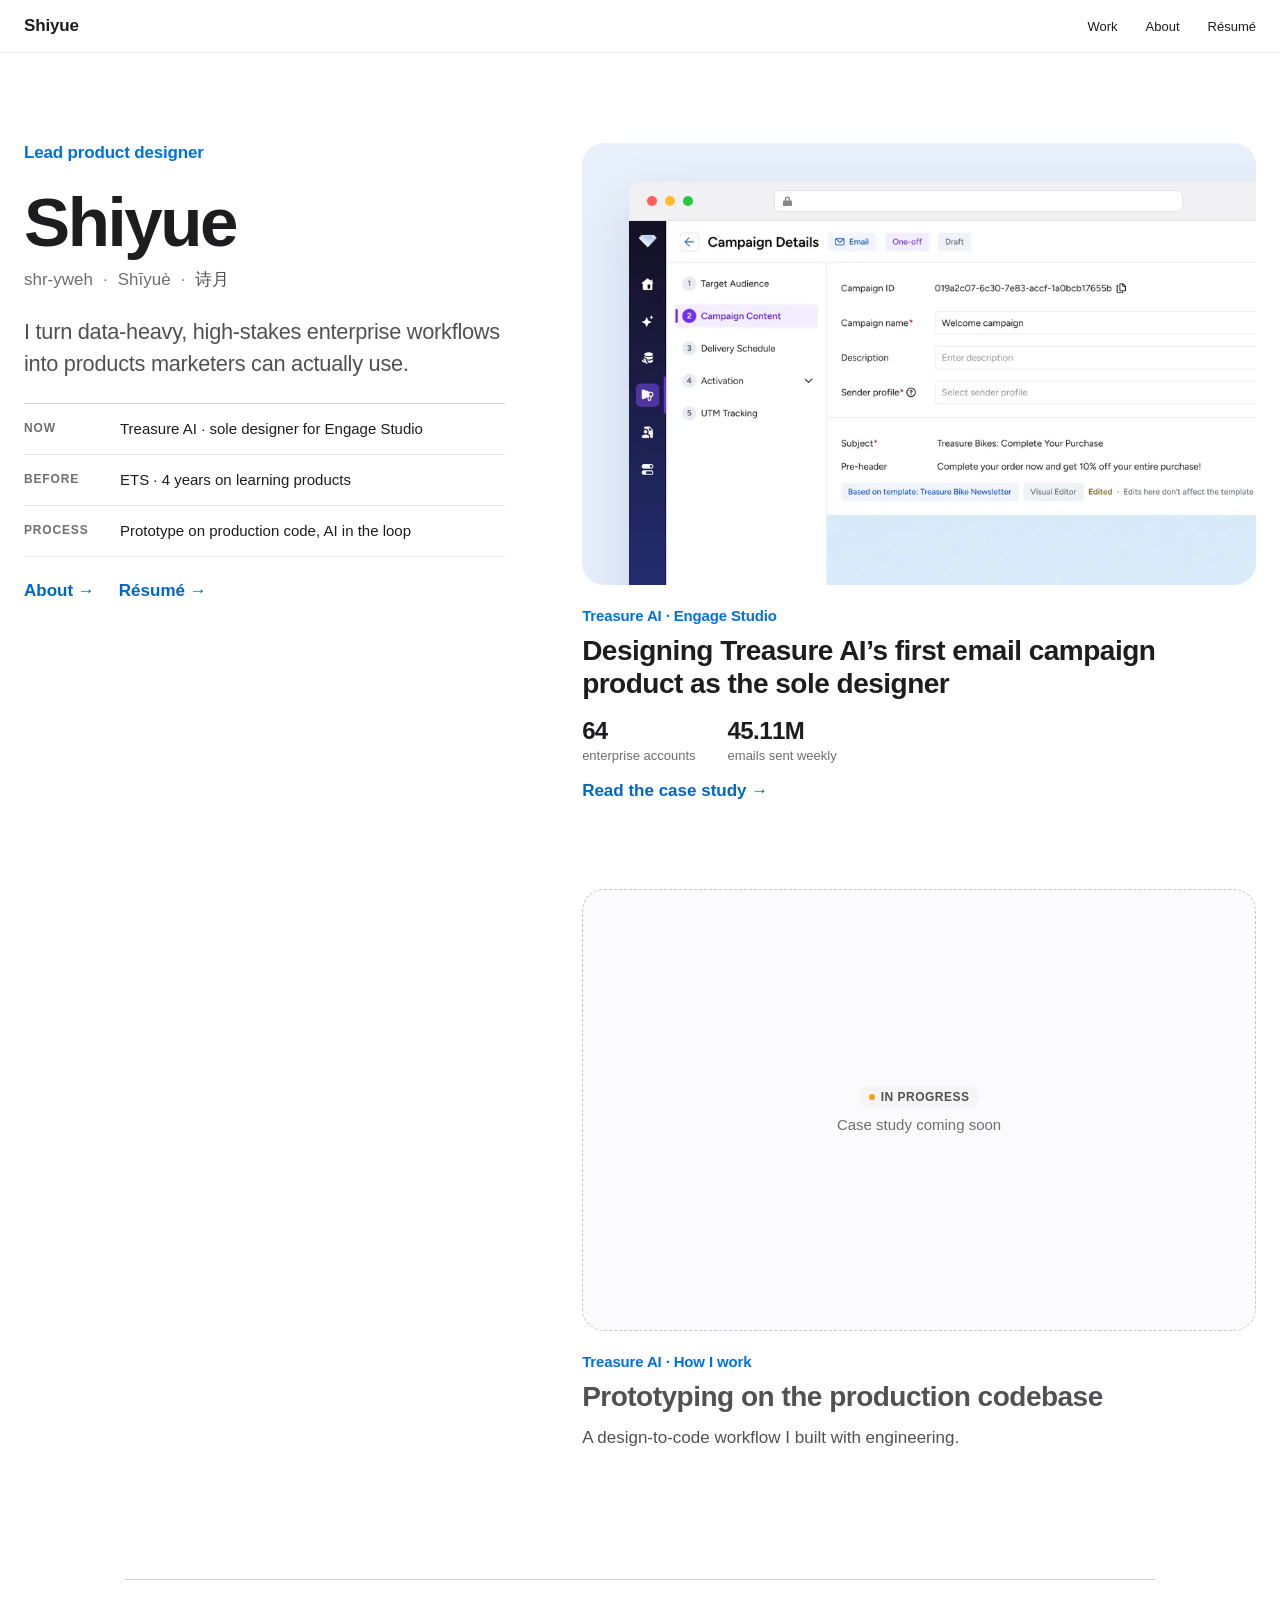
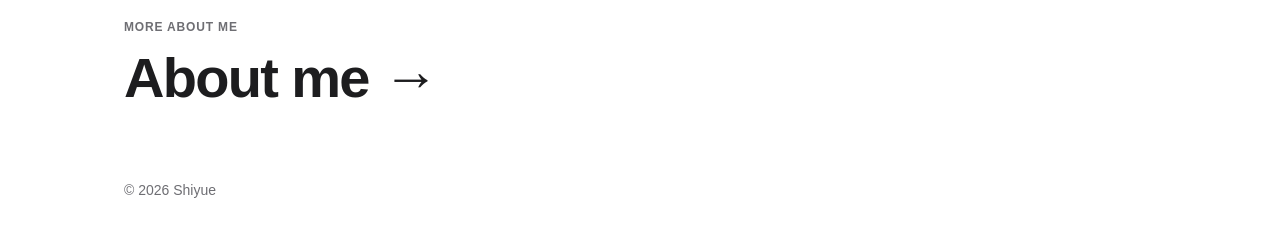
<file: index.html>
<!doctype html>
<html lang="en">
<head>
<meta charset="utf-8">
<meta name="viewport" content="width=device-width, initial-scale=1">
<title>Shiyue · Lead product designer</title>
<meta name="description" content="Shiyue is a lead product designer who turns data-heavy, high-stakes enterprise workflows into products marketers can actually use.">
<meta name="author" content="Shiyue">
<meta name="theme-color" content="#ffffff">

<meta property="og:type" content="website">
<meta property="og:title" content="Shiyue · Lead product designer">
<meta property="og:description" content="Lead product designer turning data-heavy, high-stakes enterprise workflows into products marketers can actually use.">
<meta property="og:image" content="assets/email-mvp/hero-campaign-editor-1600.webp">

<link rel="icon" href="data:image/svg+xml,%3Csvg xmlns='http://www.w3.org/2000/svg' viewBox='0 0 32 32'%3E%3Crect width='32' height='32' rx='8' fill='%231D1D1F'/%3E%3Ctext x='16' y='22.5' font-family='-apple-system,Helvetica,sans-serif' font-size='18' font-weight='700' fill='white' text-anchor='middle'%3ES%3C/text%3E%3C/svg%3E">
<link rel="stylesheet" href="assets/css/case-study.css?v=2">
<link rel="stylesheet" href="assets/css/home.css">
</head>
<body>

<a class="skip-link" href="#main">Skip to content</a>

<header class="site-header">
  <div class="wide site-header__inner">
    <a class="site-header__brand" href="index.html">Shiyue</a>
    <nav class="site-header__nav" aria-label="Primary">
      <a href="index.html" aria-current="page">Work</a>
      <a href="about.html">About</a>
      <a href="resume.html">Résumé</a>
    </nav>
  </div>
</header>

<main id="main" class="wide home">

  <!-- ============ WHO I AM (pinned) ============ -->
  <section class="home__side" aria-labelledby="title">
    <p class="eyebrow">Lead product designer</p>
    <div class="home__name">
      <h1 class="h1" id="title">Shiyue</h1>
      <p class="home__say">
        <span>shr-yweh</span>
        <span lang="zh-Latn-pinyin">Shīyuè</span>
        <span lang="zh-Hans">诗月</span>
      </p>
    </div>
    <p class="home__statement">I turn data-heavy, high-stakes enterprise workflows into products marketers can actually use.</p>
    <ul class="home__facts">
      <li><span class="label">Now</span><span>Treasure AI · sole designer for Engage Studio</span></li>
      <li><span class="label">Before</span><span>ETS · 4 years on learning products</span></li>
      <li><span class="label">Process</span><span>Prototype on production code, AI in the loop</span></li>
    </ul>
    <div class="home__links">
      <a href="about.html">About →</a>
      <a href="resume.html">Résumé →</a>
    </div>
  </section>

  <!-- ============ WORK ============ -->
  <section class="home__work" id="work" aria-label="Selected work">
    <article>
      <a class="card" href="email-mvp-case-study.html">
        <div class="browser-tile">
          <div class="browser" aria-hidden="true">
            <div class="browser__bar">
              <span class="browser__dots"><i></i><i></i><i></i></span>
              <span class="browser__url"><svg viewBox="0 0 10 12" fill="currentColor"><path d="M2 5V3.5a3 3 0 0 1 6 0V5h.5A1.5 1.5 0 0 1 10 6.5v4A1.5 1.5 0 0 1 8.5 12h-7A1.5 1.5 0 0 1 0 10.5v-4A1.5 1.5 0 0 1 1.5 5H2Zm1.5 0h3V3.5a1.5 1.5 0 0 0-3 0V5Z"/></svg></span>
            </div>
            <img src="assets/email-mvp/hero-campaign-editor-1600.webp"
                 srcset="assets/email-mvp/hero-campaign-editor-1600.webp 1600w, assets/email-mvp/hero-campaign-editor-2800.webp 2800w"
                 sizes="(min-width: 1400px) 1260px, (min-width: 960px) 95vw, 165vw"
                 width="1600" height="900" fetchpriority="high" alt="">
          </div>
        </div>
        <div class="card__text">
          <p class="eyebrow">Treasure AI · Engage Studio</p>
          <h2 class="h3">Designing Treasure AI’s first email campaign product as the sole designer</h2>
          <div class="mini-stats">
            <div><strong>64</strong><span>enterprise accounts</span></div>
            <div><strong>45.11M</strong><span>emails sent weekly</span></div>
          </div>
          <span class="card__cta">Read the case study →</span>
        </div>
      </a>
    </article>

    <article class="card card--wip">
      <div class="wip-tile">
        <span class="tag">In progress</span>
        <p>Case study coming soon</p>
      </div>
      <div class="card__text">
        <p class="eyebrow">Treasure AI · How I work</p>
        <h2 class="h3">Prototyping on the production codebase</h2>
        <p class="body" style="color: var(--ink-2);">A design-to-code workflow I built with engineering.</p>
      </div>
    </article>
  </section>

</main>

<footer class="site-footer">
  <div class="wrap">
    <div class="next">
      <p class="label">More about me</p>
      <a href="about.html">About me →</a>
    </div>
    <p class="cap">© 2026 Shiyue</p>
  </div>
</footer>

</body>
</html>
</file>
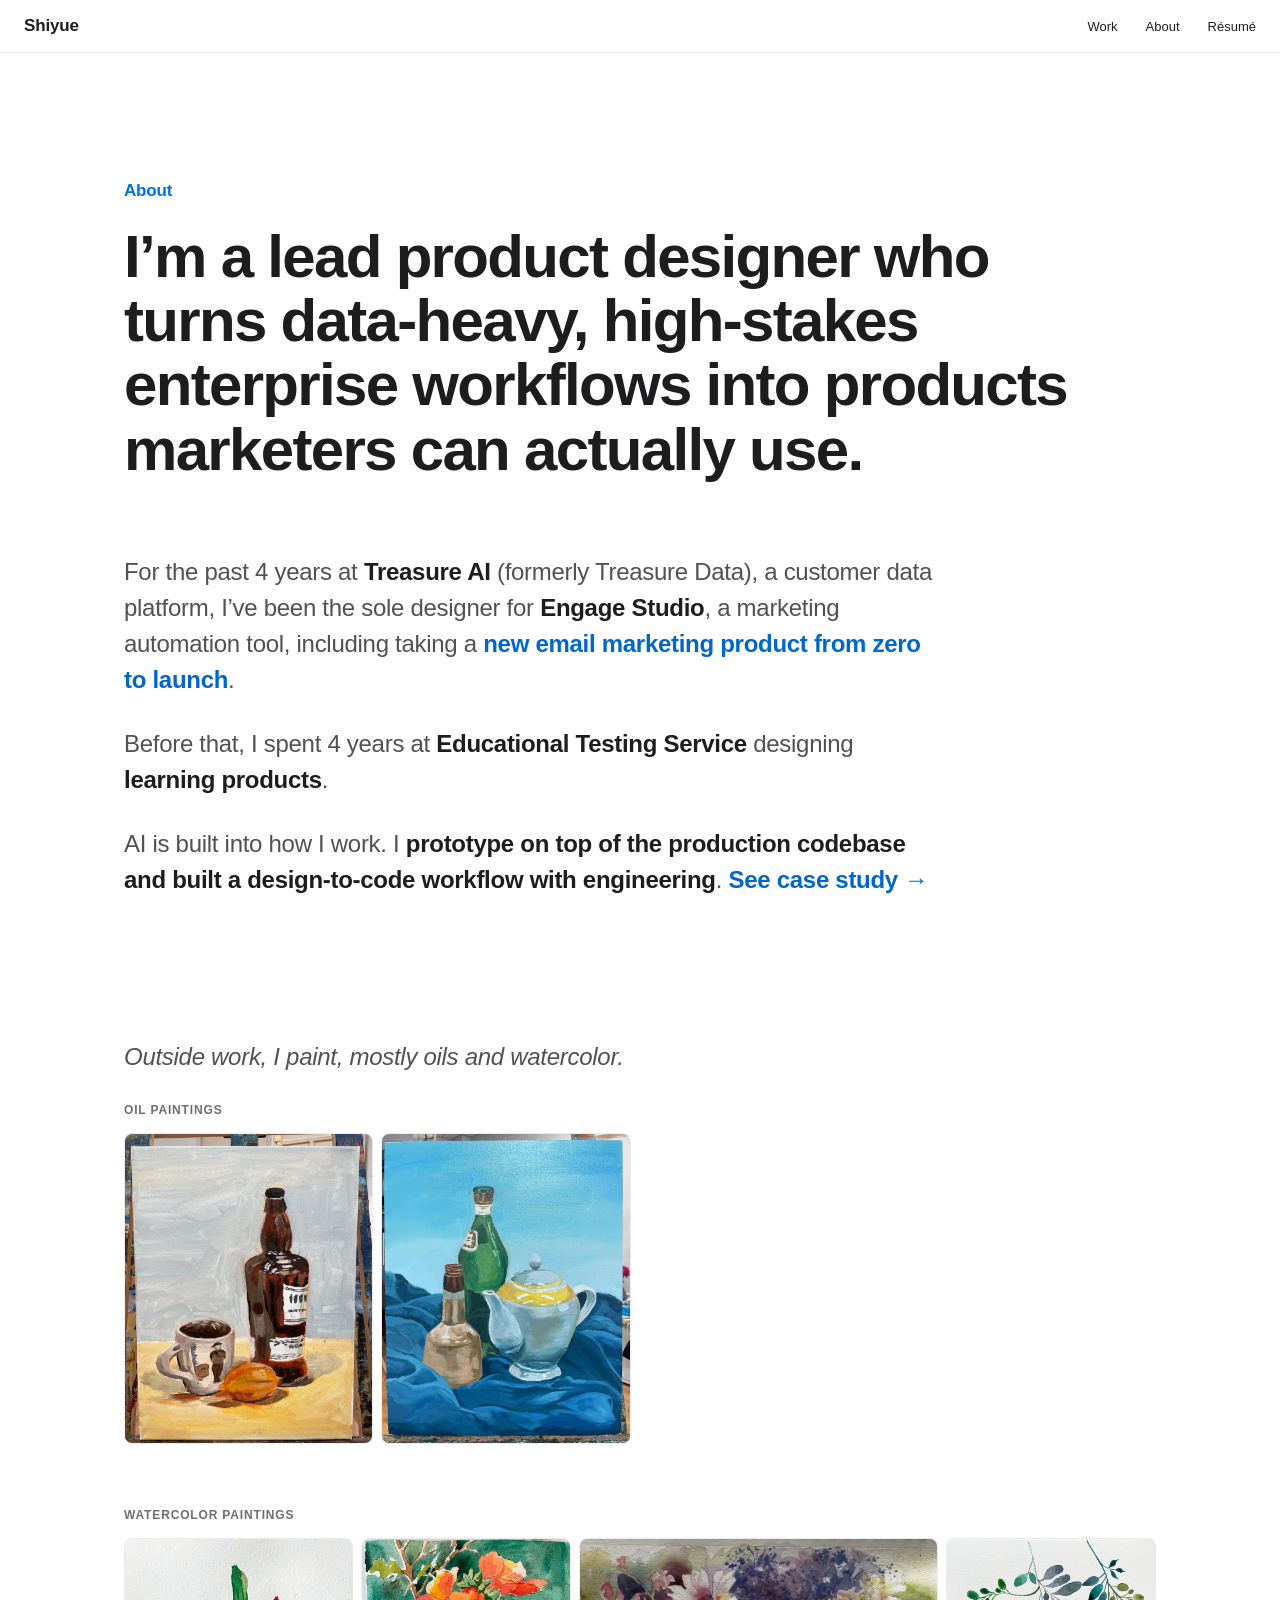
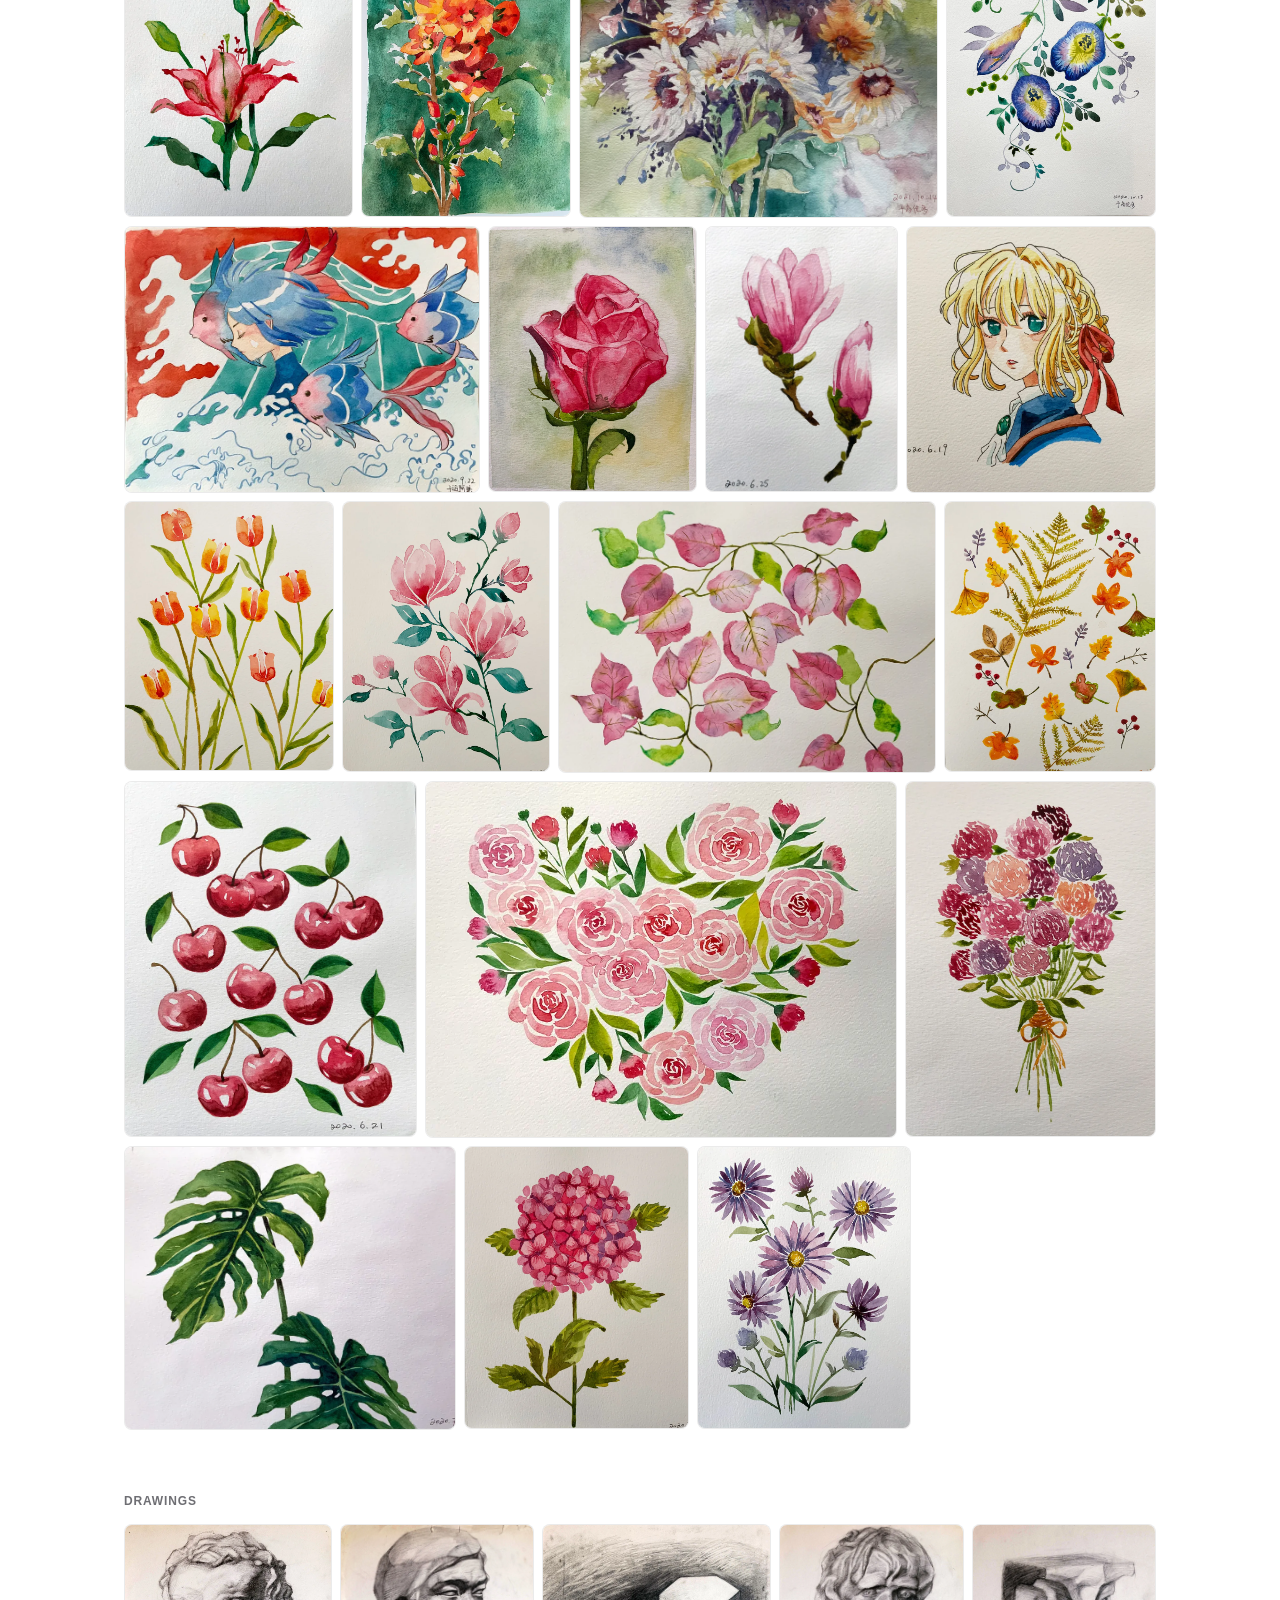
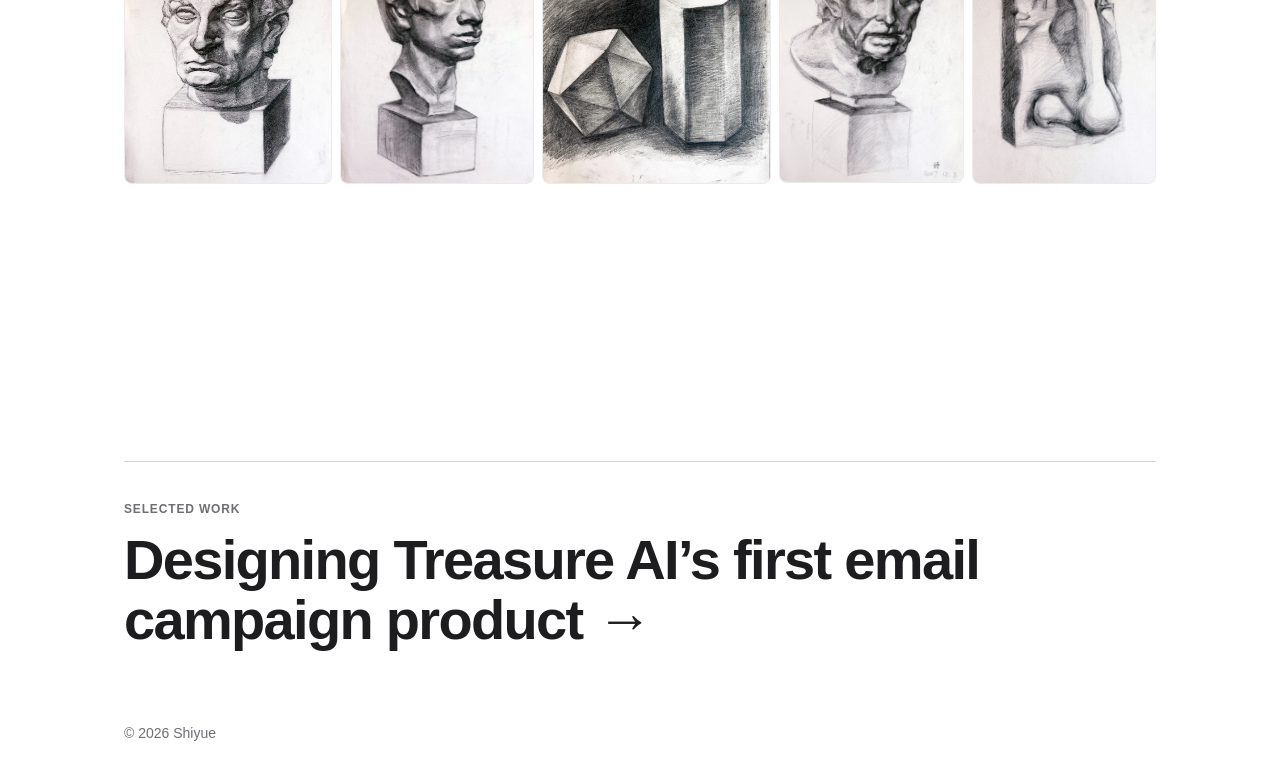
<file: about.html>
<!doctype html>
<html lang="en">
<head>
<meta charset="utf-8">
<meta name="viewport" content="width=device-width, initial-scale=1">
<title>About · Shiyue</title>
<meta name="description" content="Shiyue is a lead product designer who turns data-heavy, high-stakes enterprise workflows into products marketers can actually use.">
<meta name="author" content="Shiyue">
<meta name="theme-color" content="#ffffff">

<meta property="og:type" content="profile">
<meta property="og:title" content="About · Shiyue">
<meta property="og:description" content="Lead product designer turning data-heavy, high-stakes enterprise workflows into products marketers can actually use.">

<link rel="icon" href="data:image/svg+xml,%3Csvg xmlns='http://www.w3.org/2000/svg' viewBox='0 0 32 32'%3E%3Crect width='32' height='32' rx='8' fill='%231D1D1F'/%3E%3Ctext x='16' y='22.5' font-family='-apple-system,Helvetica,sans-serif' font-size='18' font-weight='700' fill='white' text-anchor='middle'%3ES%3C/text%3E%3C/svg%3E">
<link rel="stylesheet" href="assets/css/case-study.css?v=2">
<link rel="stylesheet" href="assets/css/about.css">
<script>document.documentElement.classList.add('js');</script>
</head>
<body>

<a class="skip-link" href="#main">Skip to content</a>

<header class="site-header">
  <div class="wide site-header__inner">
    <a class="site-header__brand" href="index.html">Shiyue</a>
    <nav class="site-header__nav" aria-label="Primary">
      <a href="index.html">Work</a>
      <a href="about.html" aria-current="page">About</a>
      <a href="resume.html">Résumé</a>
    </nav>
  </div>
</header>

<main id="main">

<!-- ============ 1 · INTRO ============ -->
<section class="about" aria-labelledby="title">
  <div class="wrap about__intro">
    <p class="eyebrow">About</p>
    <h1 class="h2" id="title">I’m a lead product designer who turns data-heavy, high-stakes enterprise workflows into products marketers can actually use.</h1>
  </div>

  <div class="wrap mt-lg">
    <div class="about__story reveal">
      <p>For the past 4 years at <strong>Treasure AI</strong> (formerly Treasure Data), a customer data platform, I’ve been the sole designer for <strong>Engage Studio</strong>, a marketing automation tool, including taking a <a href="email-mvp-case-study.html">new email marketing product from zero to launch</a>.</p>
      <p>Before that, I spent 4 years at <strong>Educational Testing Service</strong> designing <strong>learning products</strong>.</p>
      <!-- TODO: point "See case study" at the prototyping case study's file -->
      <p>AI is built into how I work. I <strong>prototype on top of the production codebase and built a design-to-code workflow with engineering</strong>. <a class="about__more" href="#">See case study →</a></p>
    </div>
  </div>
</section>

<!-- ============ 2 · ART ============ -->
<section class="sec" aria-label="Art">
  <div class="wrap about__art">
    <p class="about__art-lede">Outside work, I paint, mostly oils and watercolor.</p>
    <div class="art-groups">
      <div class="art-group">
        <h2 class="label">Oil paintings</h2>
        <ul class="art-grid reveal">
          <li style="--r: 0.800"><button class="shot__frame" type="button" data-zoom="assets/about/oil01-full.webp" data-alt="Oil painting: still life of a brown bottle, a mug and a persimmon on a yellow cloth"><img src="assets/about/oil01-800.webp" width="800" height="1000" loading="lazy" alt="Oil painting: still life of a brown bottle, a mug and a persimmon on a yellow cloth"></button></li>
          <li style="--r: 0.800"><button class="shot__frame" type="button" data-zoom="assets/about/oil02-full.webp" data-alt="Oil painting: still life of bottles and a teapot on blue drapery"><img src="assets/about/oil02-800.webp" width="800" height="1000" loading="lazy" alt="Oil painting: still life of bottles and a teapot on blue drapery"></button></li>
        </ul>
      </div>
      <div class="art-group">
        <h2 class="label">Watercolor paintings</h2>
        <ul class="art-grid reveal">
          <li style="--r: 0.819"><button class="shot__frame" type="button" data-zoom="assets/about/watercolor01-full.webp" data-alt="Watercolor: a pink lily with buds"><img src="assets/about/watercolor01-800.webp" width="800" height="977" loading="lazy" alt="Watercolor: a pink lily with buds"></button></li>
          <li style="--r: 0.750"><button class="shot__frame" type="button" data-zoom="assets/about/watercolor02-full.webp" data-alt="Watercolor: orange blossoms on a deep green background"><img src="assets/about/watercolor02-800.webp" width="800" height="1066" loading="lazy" alt="Watercolor: orange blossoms on a deep green background"></button></li>
          <li style="--r: 1.282"><button class="shot__frame" type="button" data-zoom="assets/about/watercolor03-full.webp" data-alt="Watercolor: a bouquet of sunflowers and wildflowers"><img src="assets/about/watercolor03-800.webp" width="800" height="624" loading="lazy" alt="Watercolor: a bouquet of sunflowers and wildflowers"></button></li>
          <li style="--r: 0.750"><button class="shot__frame" type="button" data-zoom="assets/about/watercolor04-full.webp" data-alt="Watercolor: blue morning glories on trailing vines"><img src="assets/about/watercolor04-800.webp" width="800" height="1067" loading="lazy" alt="Watercolor: blue morning glories on trailing vines"></button></li>
          <li style="--r: 1.336"><button class="shot__frame" type="button" data-zoom="assets/about/watercolor05-full.webp" data-alt="Watercolor: a girl swimming among blue and pink fish in crashing waves"><img src="assets/about/watercolor05-800.webp" width="800" height="599" loading="lazy" alt="Watercolor: a girl swimming among blue and pink fish in crashing waves"></button></li>
          <li style="--r: 0.782"><button class="shot__frame" type="button" data-zoom="assets/about/watercolor06-full.webp" data-alt="Watercolor: a single red rose"><img src="assets/about/watercolor06-800.webp" width="800" height="1023" loading="lazy" alt="Watercolor: a single red rose"></button></li>
          <li style="--r: 0.727"><button class="shot__frame" type="button" data-zoom="assets/about/watercolor07-full.webp" data-alt="Watercolor: pink magnolia buds on a branch"><img src="assets/about/watercolor07-800.webp" width="800" height="1100" loading="lazy" alt="Watercolor: pink magnolia buds on a branch"></button></li>
          <li style="--r: 0.936"><button class="shot__frame" type="button" data-zoom="assets/about/watercolor08-full.webp" data-alt="Watercolor: portrait of an anime-style girl with blonde hair and a red ribbon"><img src="assets/about/watercolor08-800.webp" width="800" height="855" loading="lazy" alt="Watercolor: portrait of an anime-style girl with blonde hair and a red ribbon"></button></li>
          <li style="--r: 0.774"><button class="shot__frame" type="button" data-zoom="assets/about/watercolor11-full.webp" data-alt="Watercolor: orange tulips"><img src="assets/about/watercolor11-800.webp" width="800" height="1033" loading="lazy" alt="Watercolor: orange tulips"></button></li>
          <li style="--r: 0.770"><button class="shot__frame" type="button" data-zoom="assets/about/watercolor10-full.webp" data-alt="Watercolor: pink magnolias with teal leaves"><img src="assets/about/watercolor10-800.webp" width="800" height="1039" loading="lazy" alt="Watercolor: pink magnolias with teal leaves"></button></li>
          <li style="--r: 1.396"><button class="shot__frame" type="button" data-zoom="assets/about/watercolor09-full.webp" data-alt="Watercolor: pink bougainvillea on a vine"><img src="assets/about/watercolor09-800.webp" width="800" height="573" loading="lazy" alt="Watercolor: pink bougainvillea on a vine"></button></li>
          <li style="--r: 0.782"><button class="shot__frame" type="button" data-zoom="assets/about/watercolor12-full.webp" data-alt="Watercolor: autumn leaves, ferns and berries"><img src="assets/about/watercolor12-800.webp" width="800" height="1023" loading="lazy" alt="Watercolor: autumn leaves, ferns and berries"></button></li>
          <li style="--r: 0.822"><button class="shot__frame" type="button" data-zoom="assets/about/watercolor13-full.webp" data-alt="Watercolor: pairs of red cherries with leaves"><img src="assets/about/watercolor13-800.webp" width="800" height="973" loading="lazy" alt="Watercolor: pairs of red cherries with leaves"></button></li>
          <li style="--r: 1.320"><button class="shot__frame" type="button" data-zoom="assets/about/watercolor14-full.webp" data-alt="Watercolor: pink roses arranged in a heart"><img src="assets/about/watercolor14-800.webp" width="800" height="606" loading="lazy" alt="Watercolor: pink roses arranged in a heart"></button></li>
          <li style="--r: 0.704"><button class="shot__frame" type="button" data-zoom="assets/about/watercolor15-full.webp" data-alt="Watercolor: a bouquet of pink and purple flowers tied with a bow"><img src="assets/about/watercolor15-800.webp" width="800" height="1137" loading="lazy" alt="Watercolor: a bouquet of pink and purple flowers tied with a bow"></button></li>
          <li style="--r: 1.171"><button class="shot__frame" type="button" data-zoom="assets/about/watercolor16-full.webp" data-alt="Watercolor: monstera leaves"><img src="assets/about/watercolor16-800.webp" width="800" height="683" loading="lazy" alt="Watercolor: monstera leaves"></button></li>
          <li style="--r: 0.794"><button class="shot__frame" type="button" data-zoom="assets/about/watercolor17-full.webp" data-alt="Watercolor: a pink hydrangea on its stem"><img src="assets/about/watercolor17-800.webp" width="800" height="1008" loading="lazy" alt="Watercolor: a pink hydrangea on its stem"></button></li>
          <li style="--r: 0.754"><button class="shot__frame" type="button" data-zoom="assets/about/watercolor18-full.webp" data-alt="Watercolor: purple asters"><img src="assets/about/watercolor18-800.webp" width="800" height="1061" loading="lazy" alt="Watercolor: purple asters"></button></li>
        </ul>
      </div>
      <div class="art-group">
        <h2 class="label">Drawings</h2>
        <ul class="art-grid reveal">
          <li style="--r: 0.799"><button class="shot__frame" type="button" data-zoom="assets/about/drawing01-full.webp" data-alt="Pencil drawing: plaster bust of a man with curly hair"><img src="assets/about/drawing01-800.webp" width="800" height="1001" loading="lazy" alt="Pencil drawing: plaster bust of a man with curly hair"></button></li>
          <li style="--r: 0.745"><button class="shot__frame" type="button" data-zoom="assets/about/drawing02-full.webp" data-alt="Pencil drawing: plaster bust of a young man"><img src="assets/about/drawing02-800.webp" width="800" height="1074" loading="lazy" alt="Pencil drawing: plaster bust of a young man"></button></li>
          <li style="--r: 0.880"><button class="shot__frame" type="button" data-zoom="assets/about/drawing05-full.webp" data-alt="Pencil drawing: an icosahedron and a hexagonal prism"><img src="assets/about/drawing05-800.webp" width="800" height="909" loading="lazy" alt="Pencil drawing: an icosahedron and a hexagonal prism"></button></li>
          <li style="--r: 0.710"><button class="shot__frame" type="button" data-zoom="assets/about/drawing03-full.webp" data-alt="Pencil drawing: plaster bust of an older bearded man"><img src="assets/about/drawing03-800.webp" width="800" height="1126" loading="lazy" alt="Pencil drawing: plaster bust of an older bearded man"></button></li>
          <li style="--r: 0.707"><button class="shot__frame" type="button" data-zoom="assets/about/drawing04-full.webp" data-alt="Pencil drawing: plaster cast of a nose"><img src="assets/about/drawing04-800.webp" width="800" height="1132" loading="lazy" alt="Pencil drawing: plaster cast of a nose"></button></li>
        </ul>
      </div>
    </div>
  </div>
</section>

</main>

<footer class="site-footer">
  <div class="wrap">
    <div class="next">
      <p class="label">Selected work</p>
      <a href="email-mvp-case-study.html">Designing Treasure AI’s first email campaign product →</a>
    </div>
    <p class="cap">© 2026 Shiyue</p>
  </div>
</footer>

<dialog class="lightbox" id="lightbox" aria-label="Image viewer">
  <div class="lightbox__bar">
    <p class="lightbox__caption"></p>
    <button class="lightbox__close" type="button" aria-label="Close image viewer">×</button>
  </div>
  <div class="lightbox__stage">
    <img alt="">
  </div>
</dialog>

<script src="assets/js/case-study.js?v=2" defer></script>
</body>
</html>
</file>
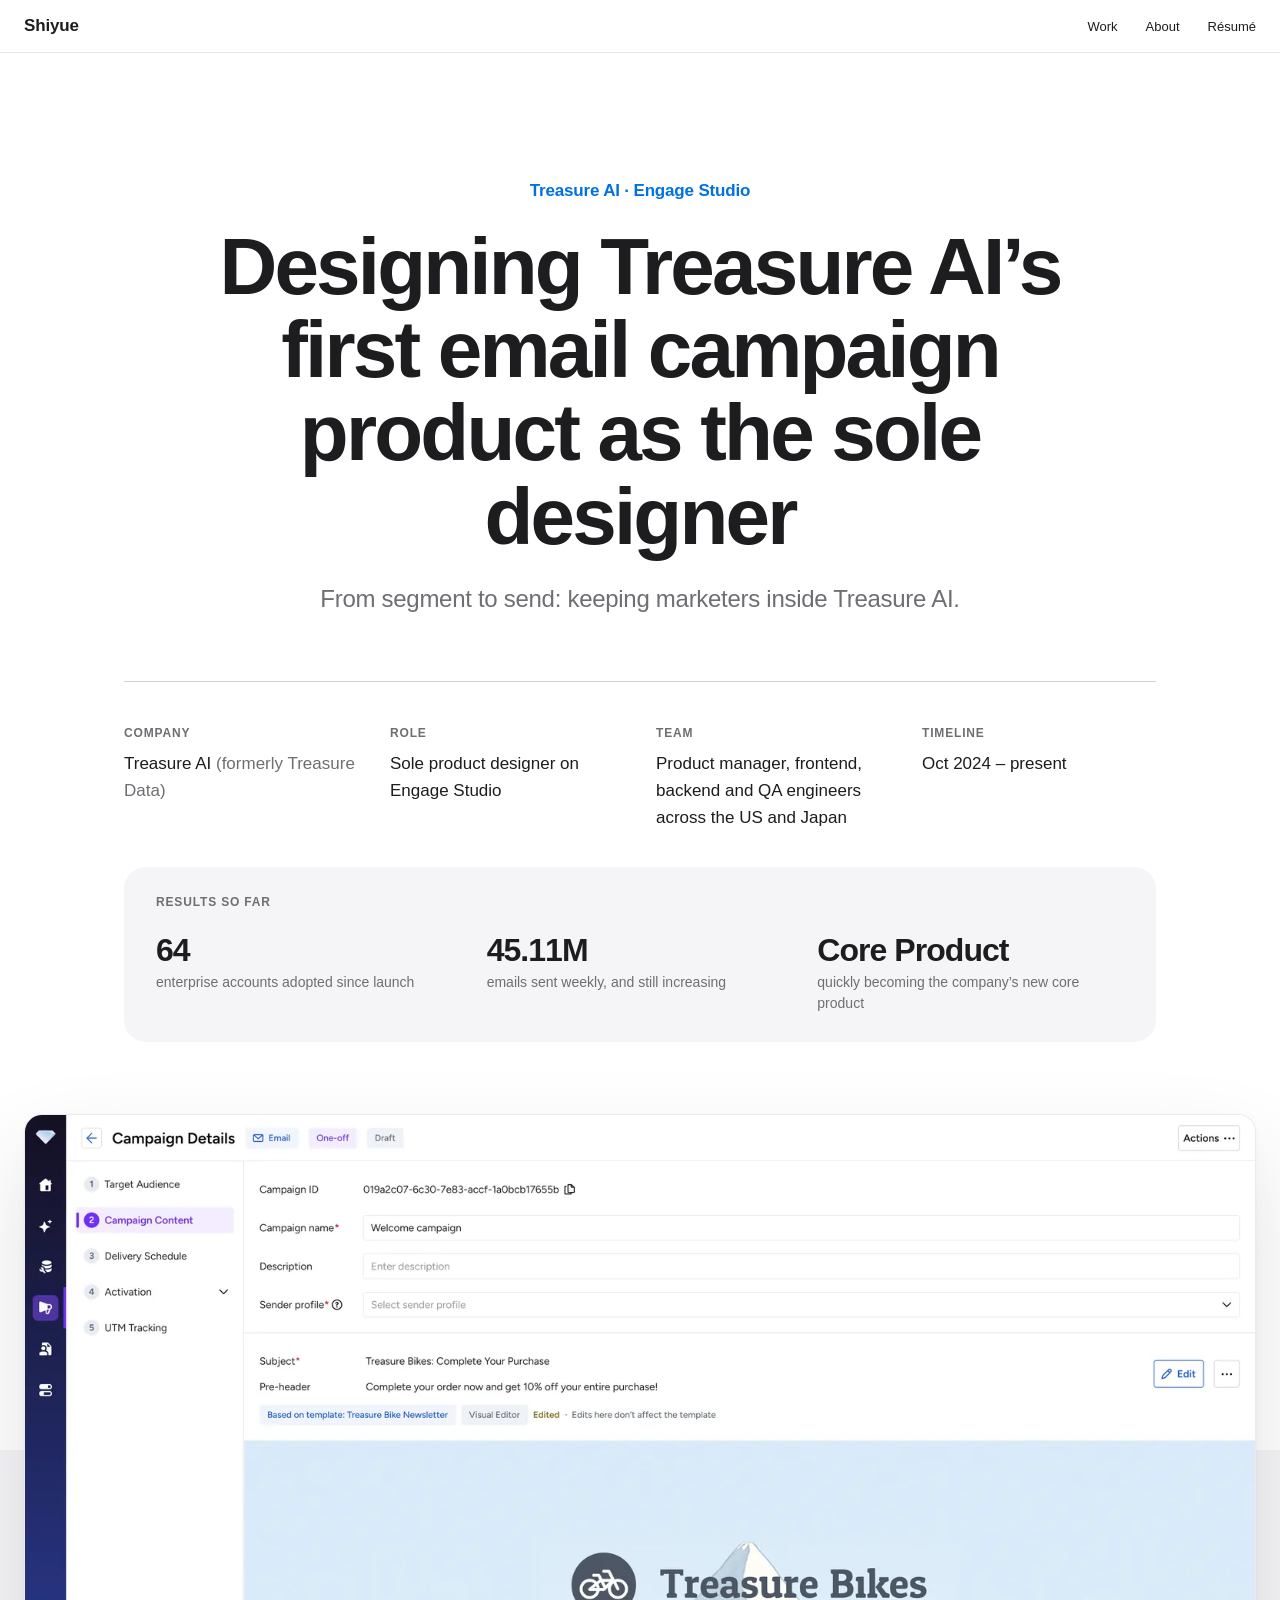
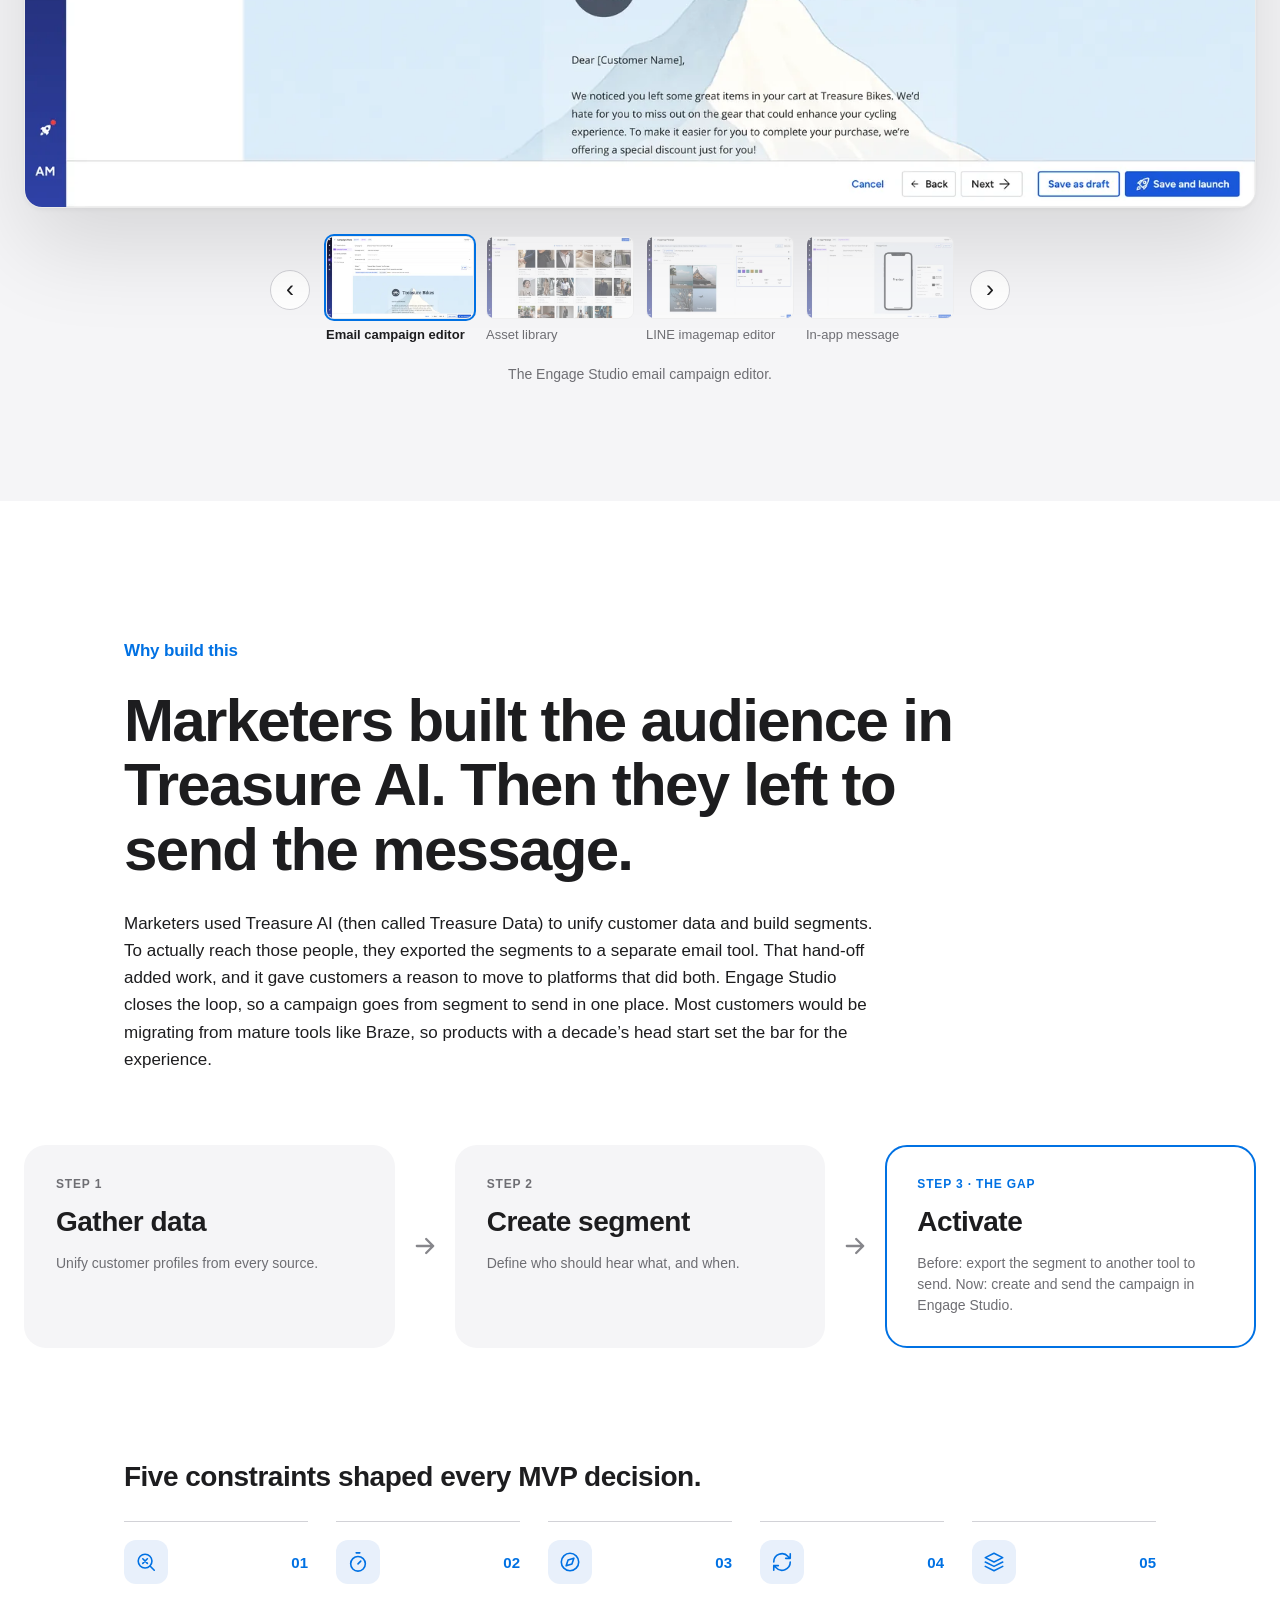
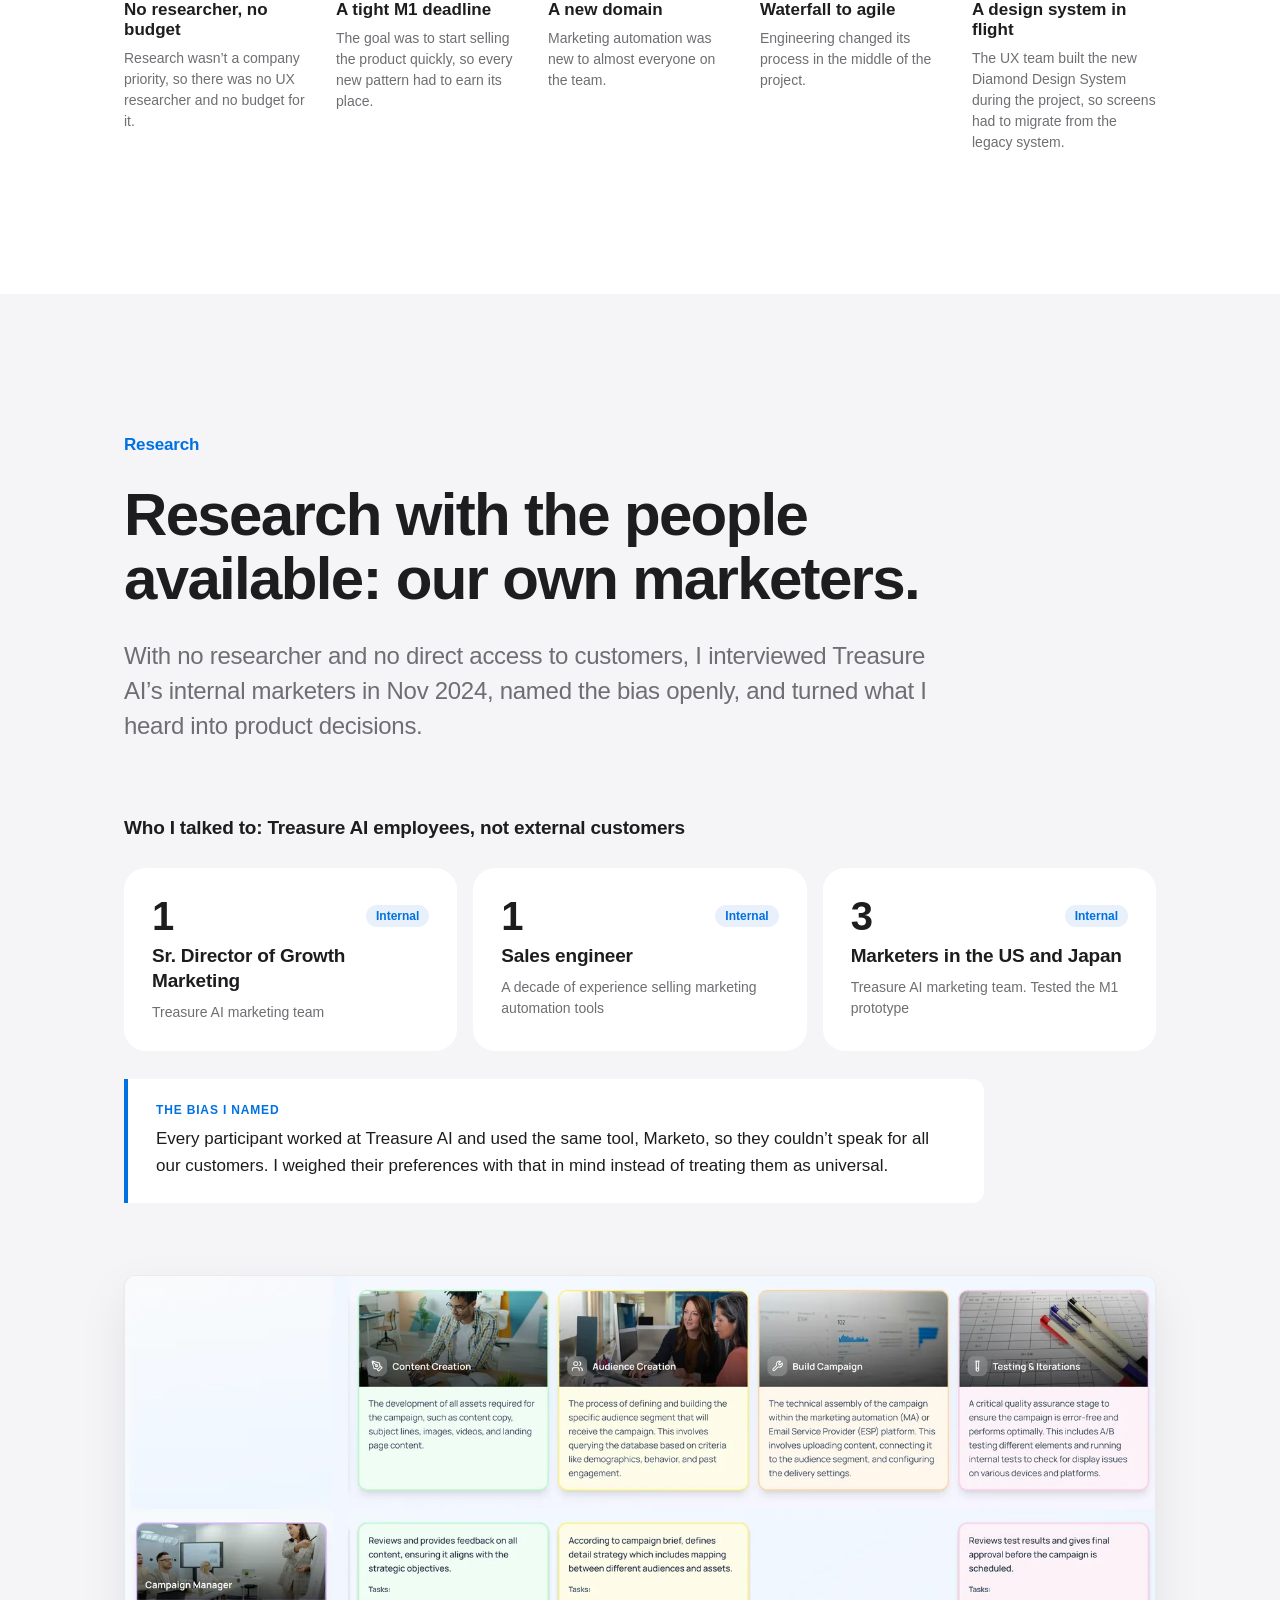
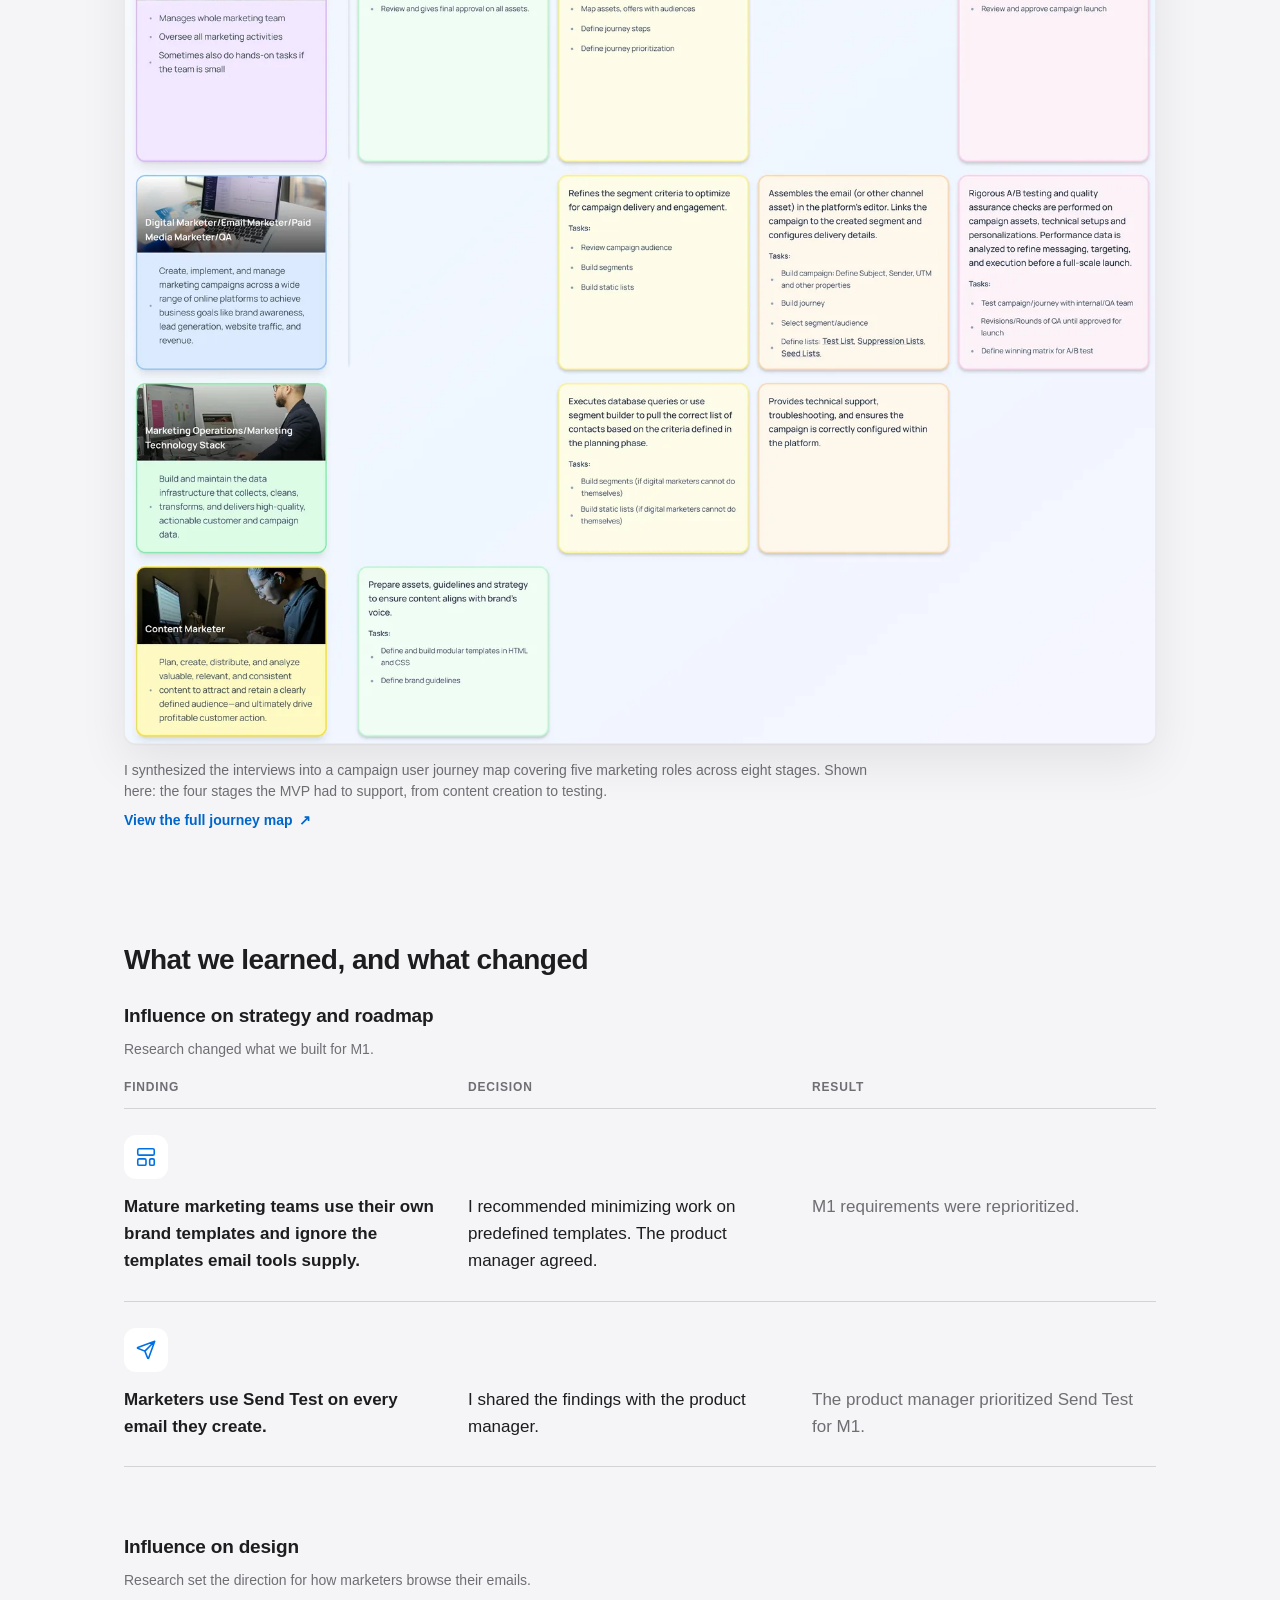
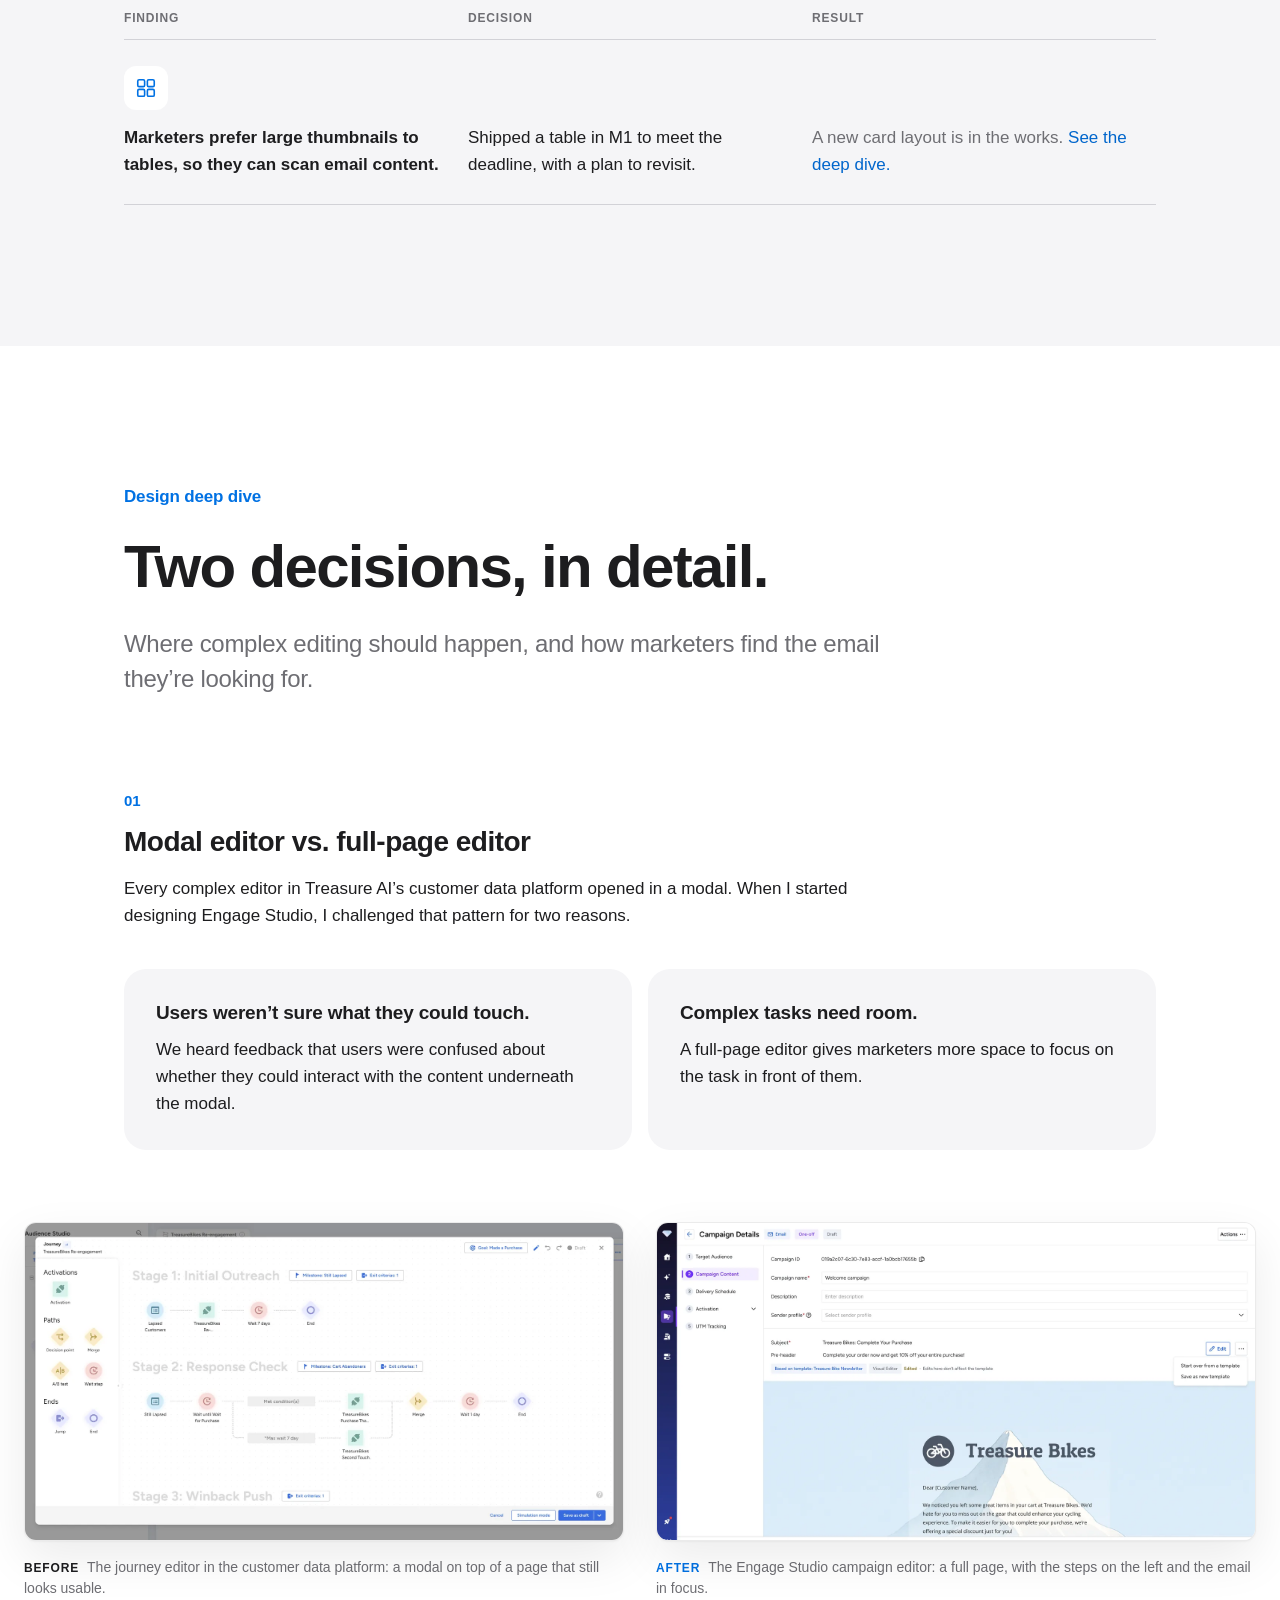
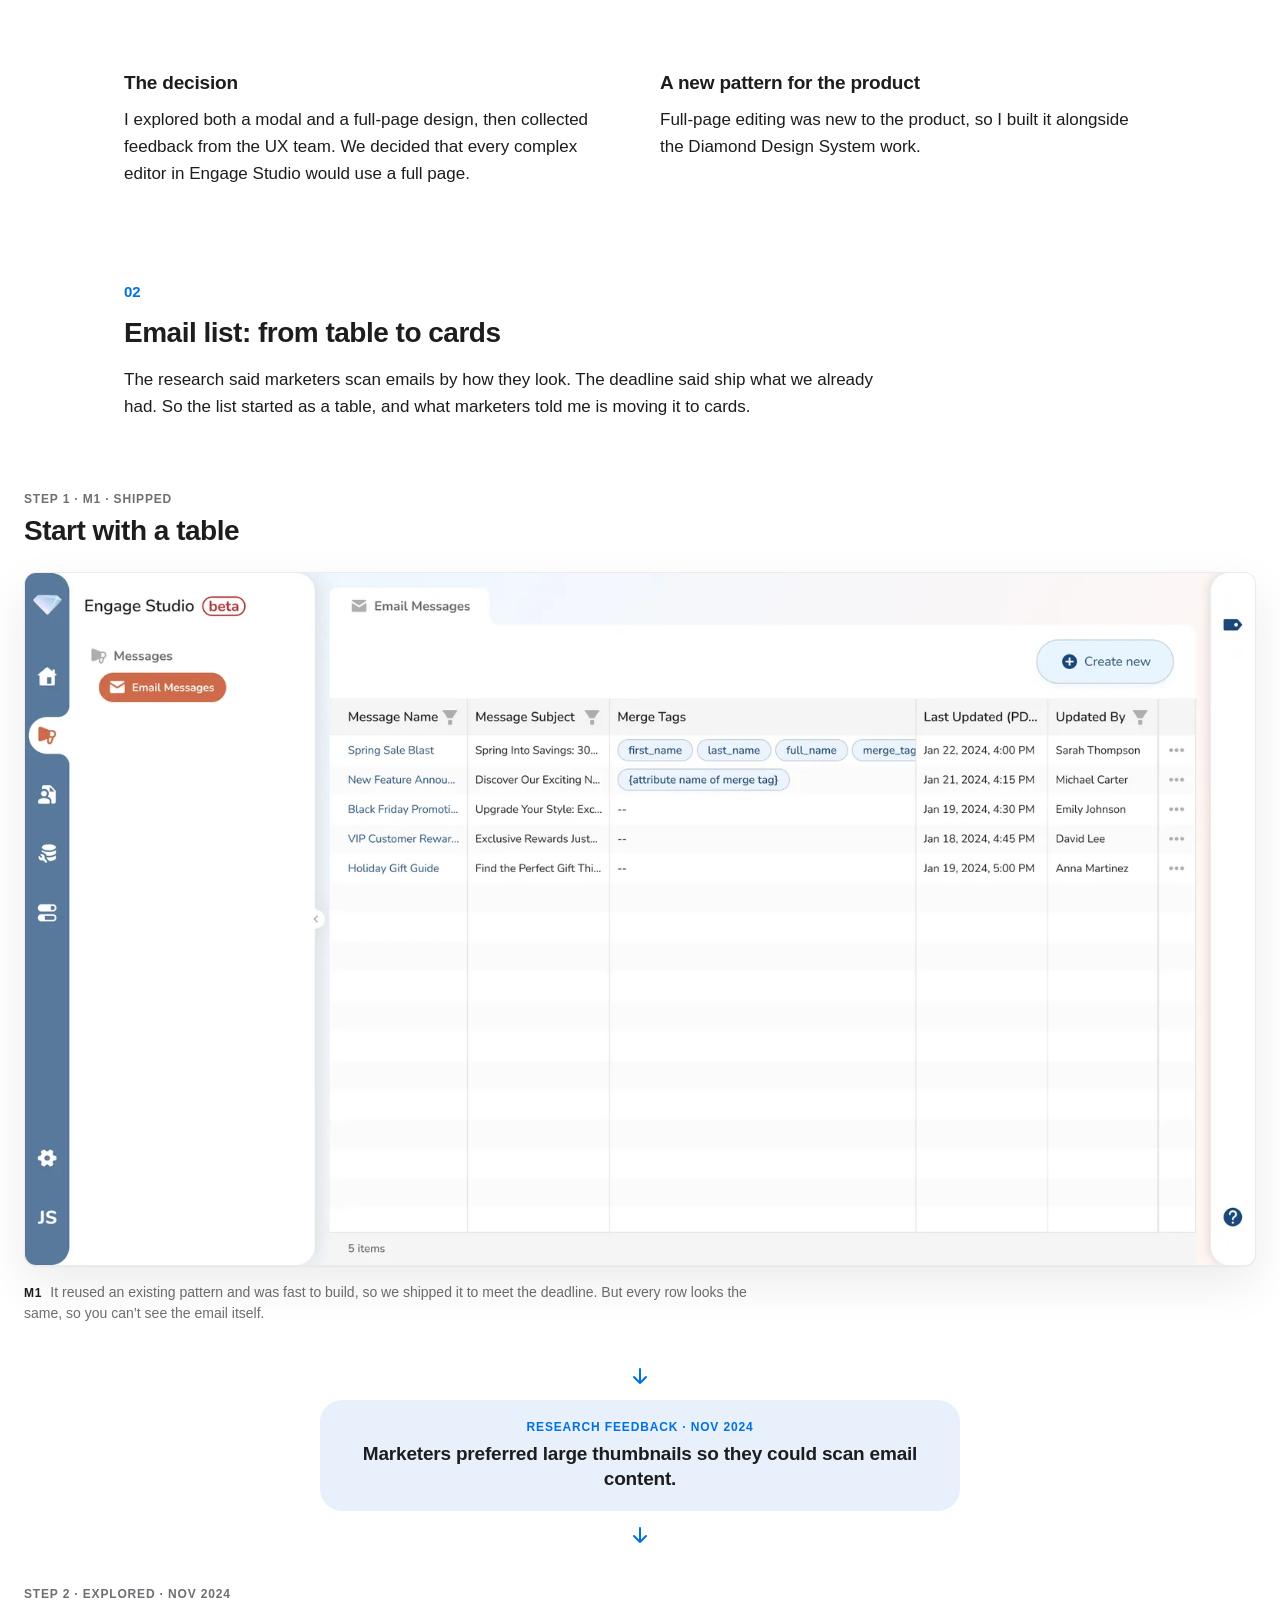
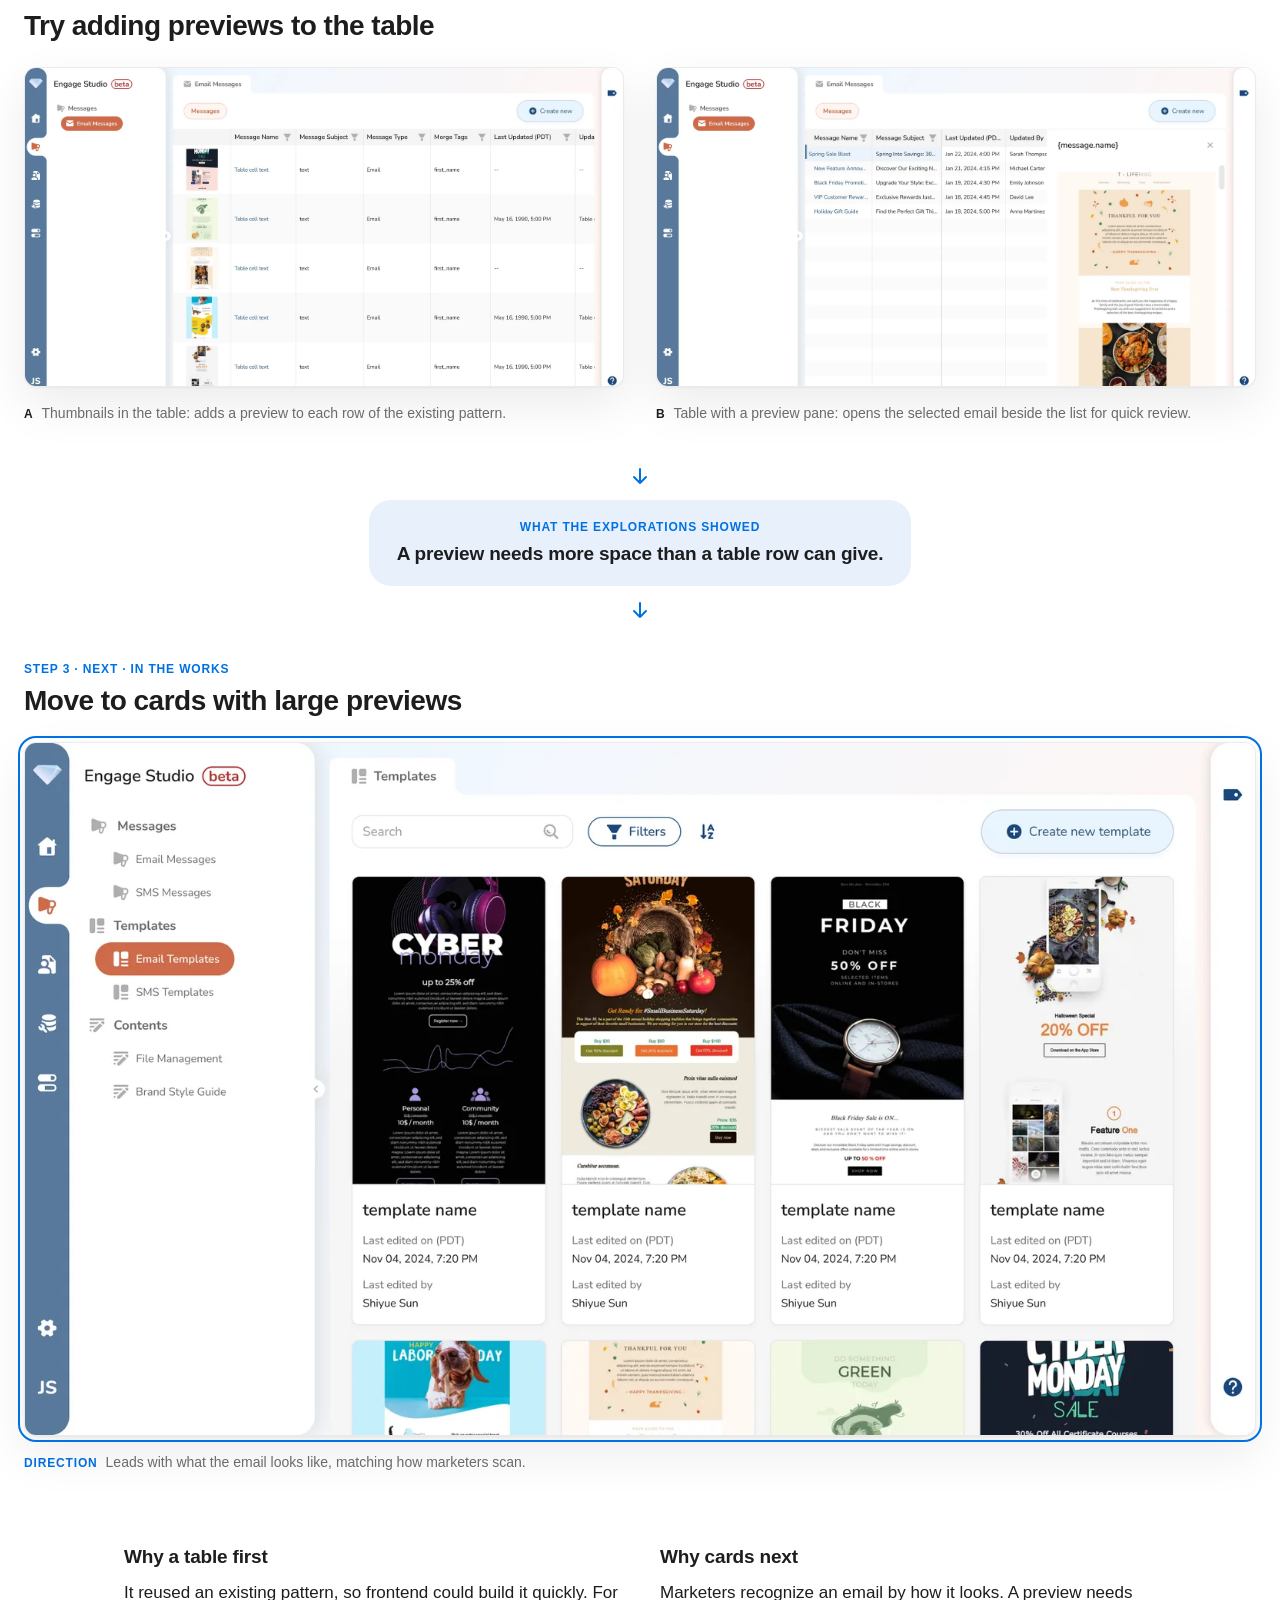
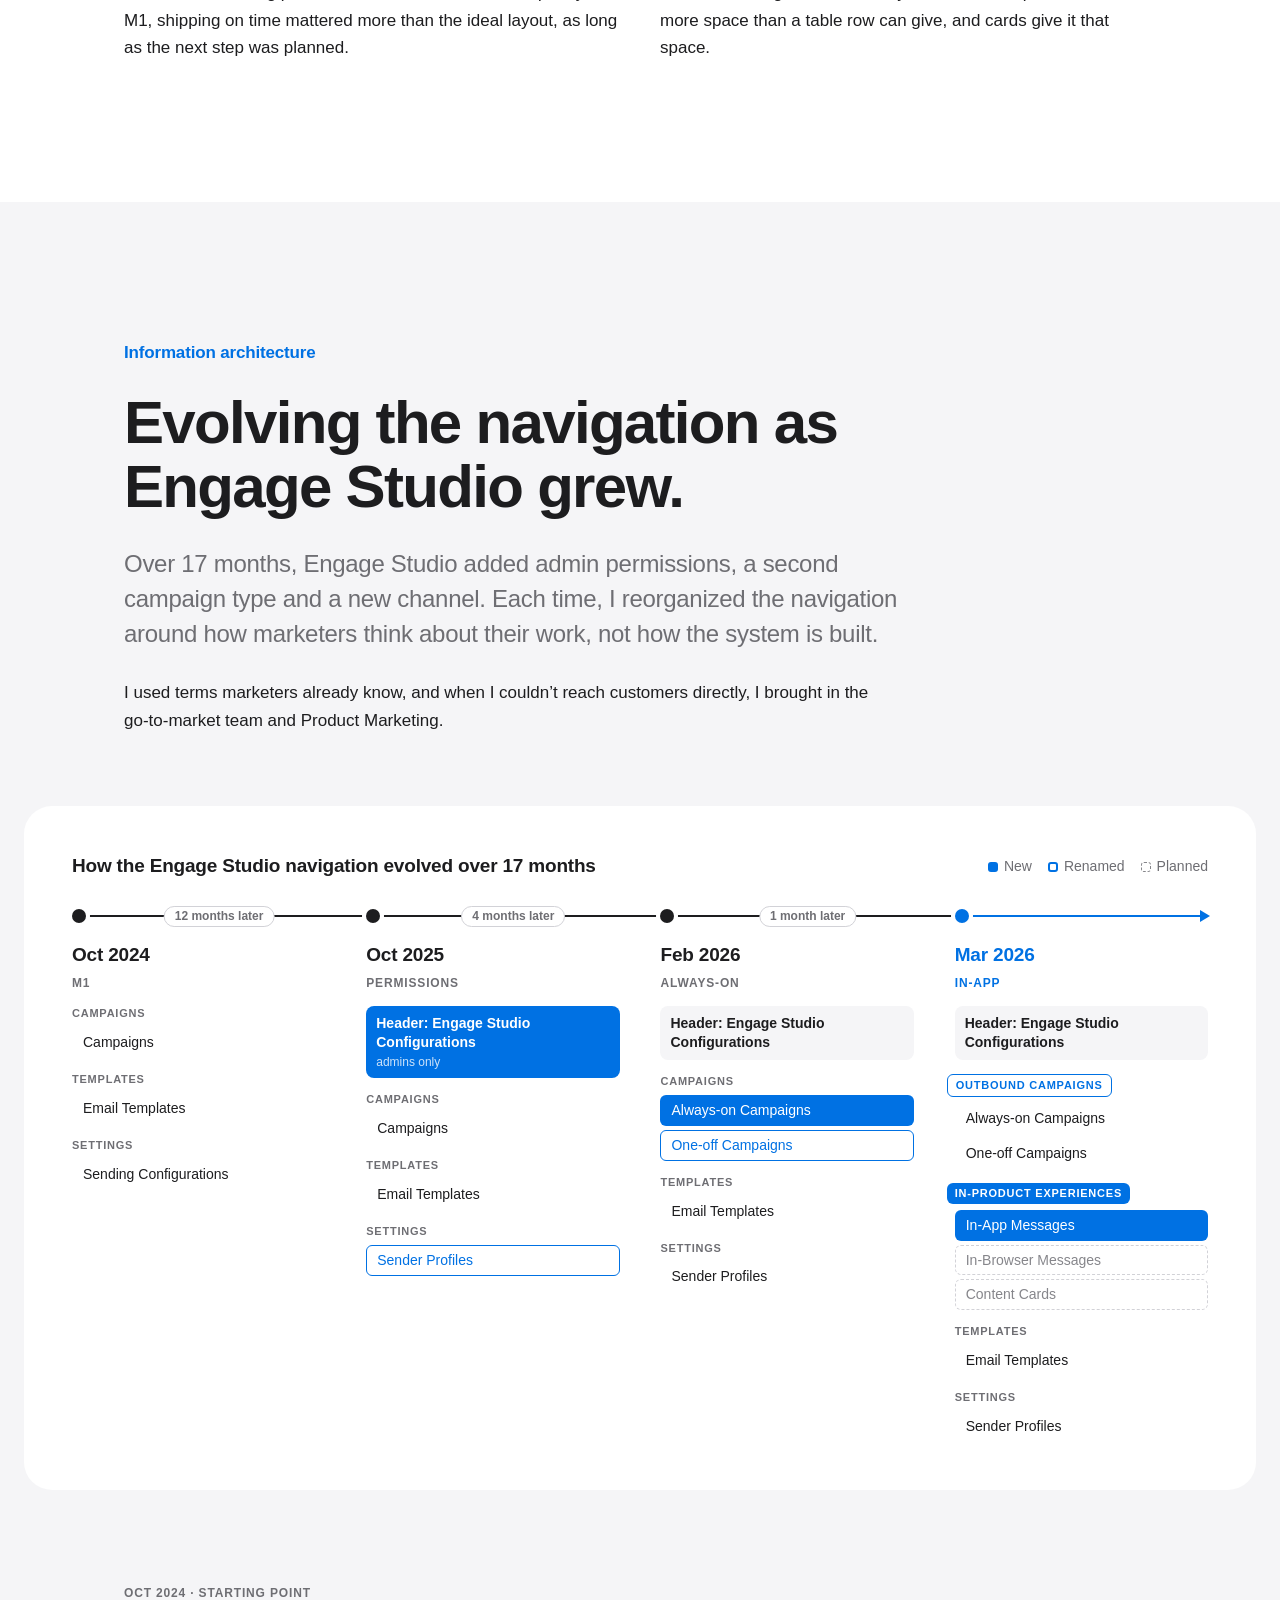
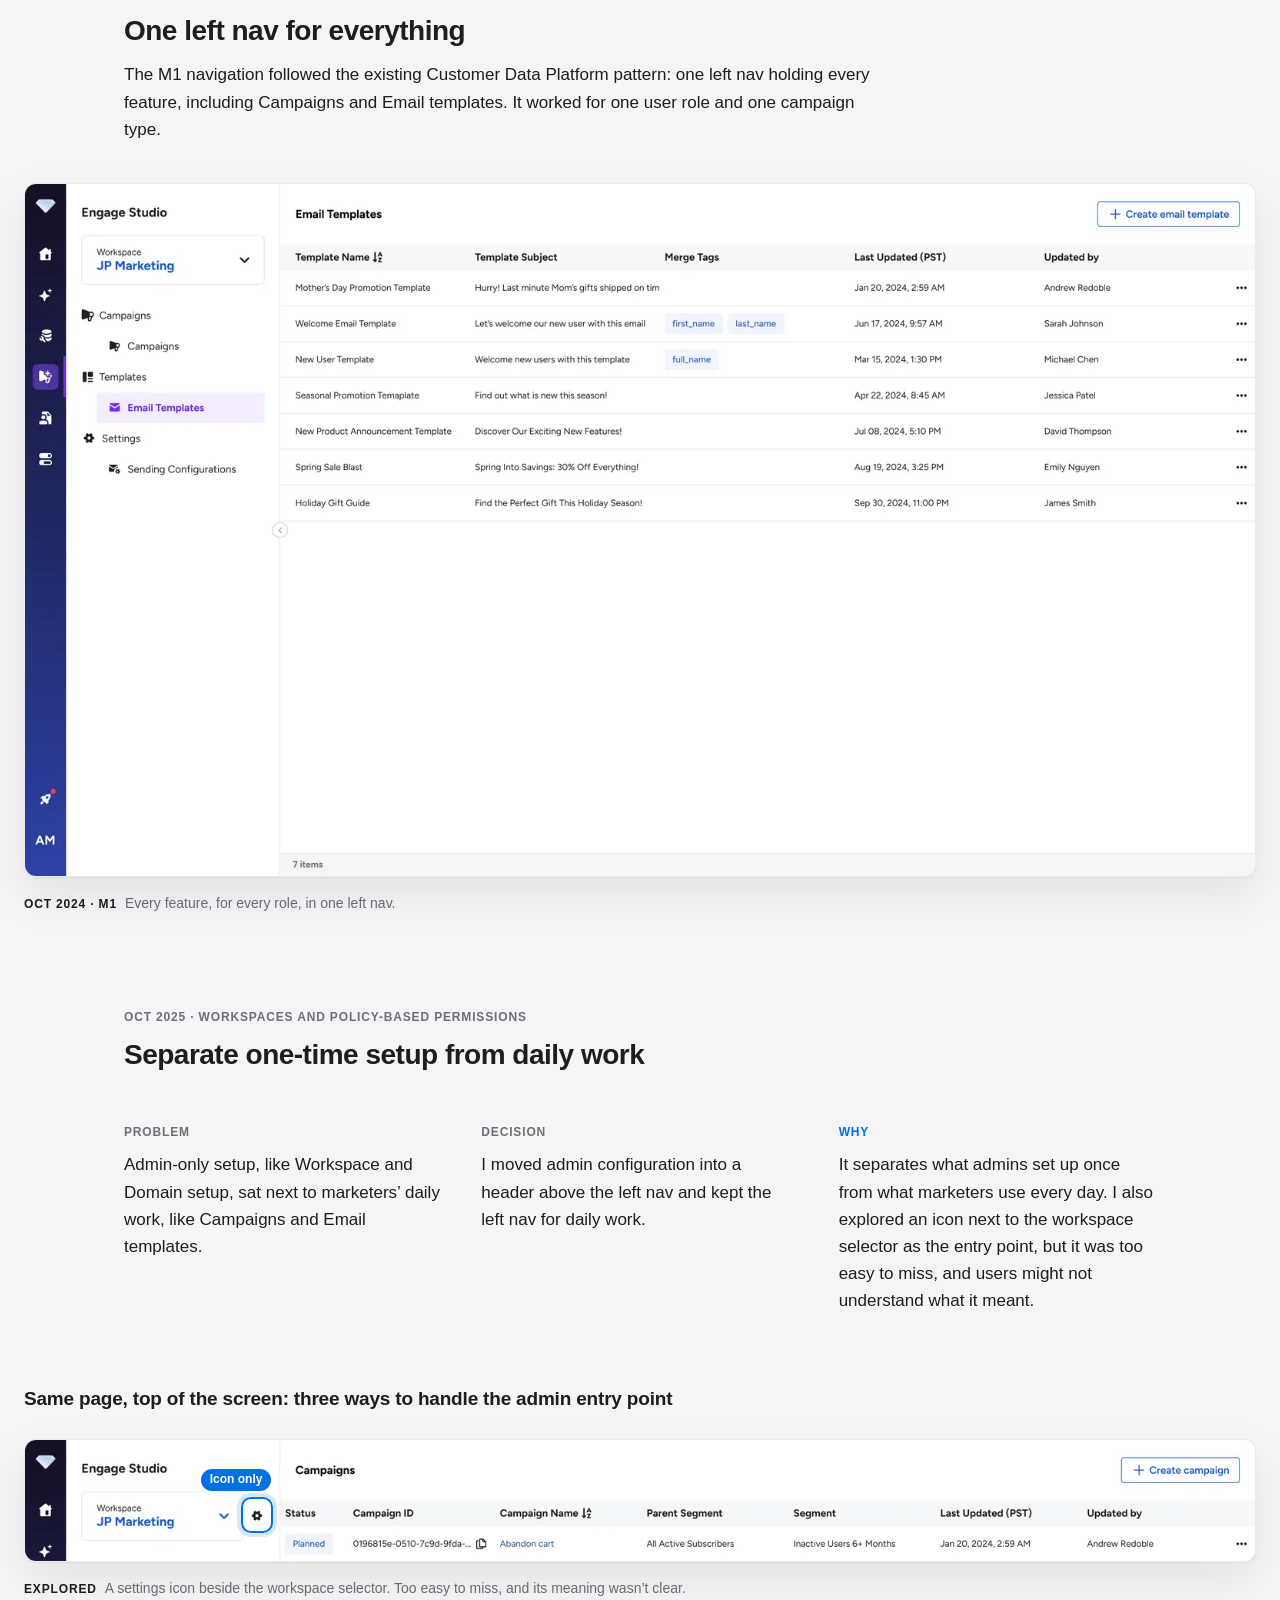
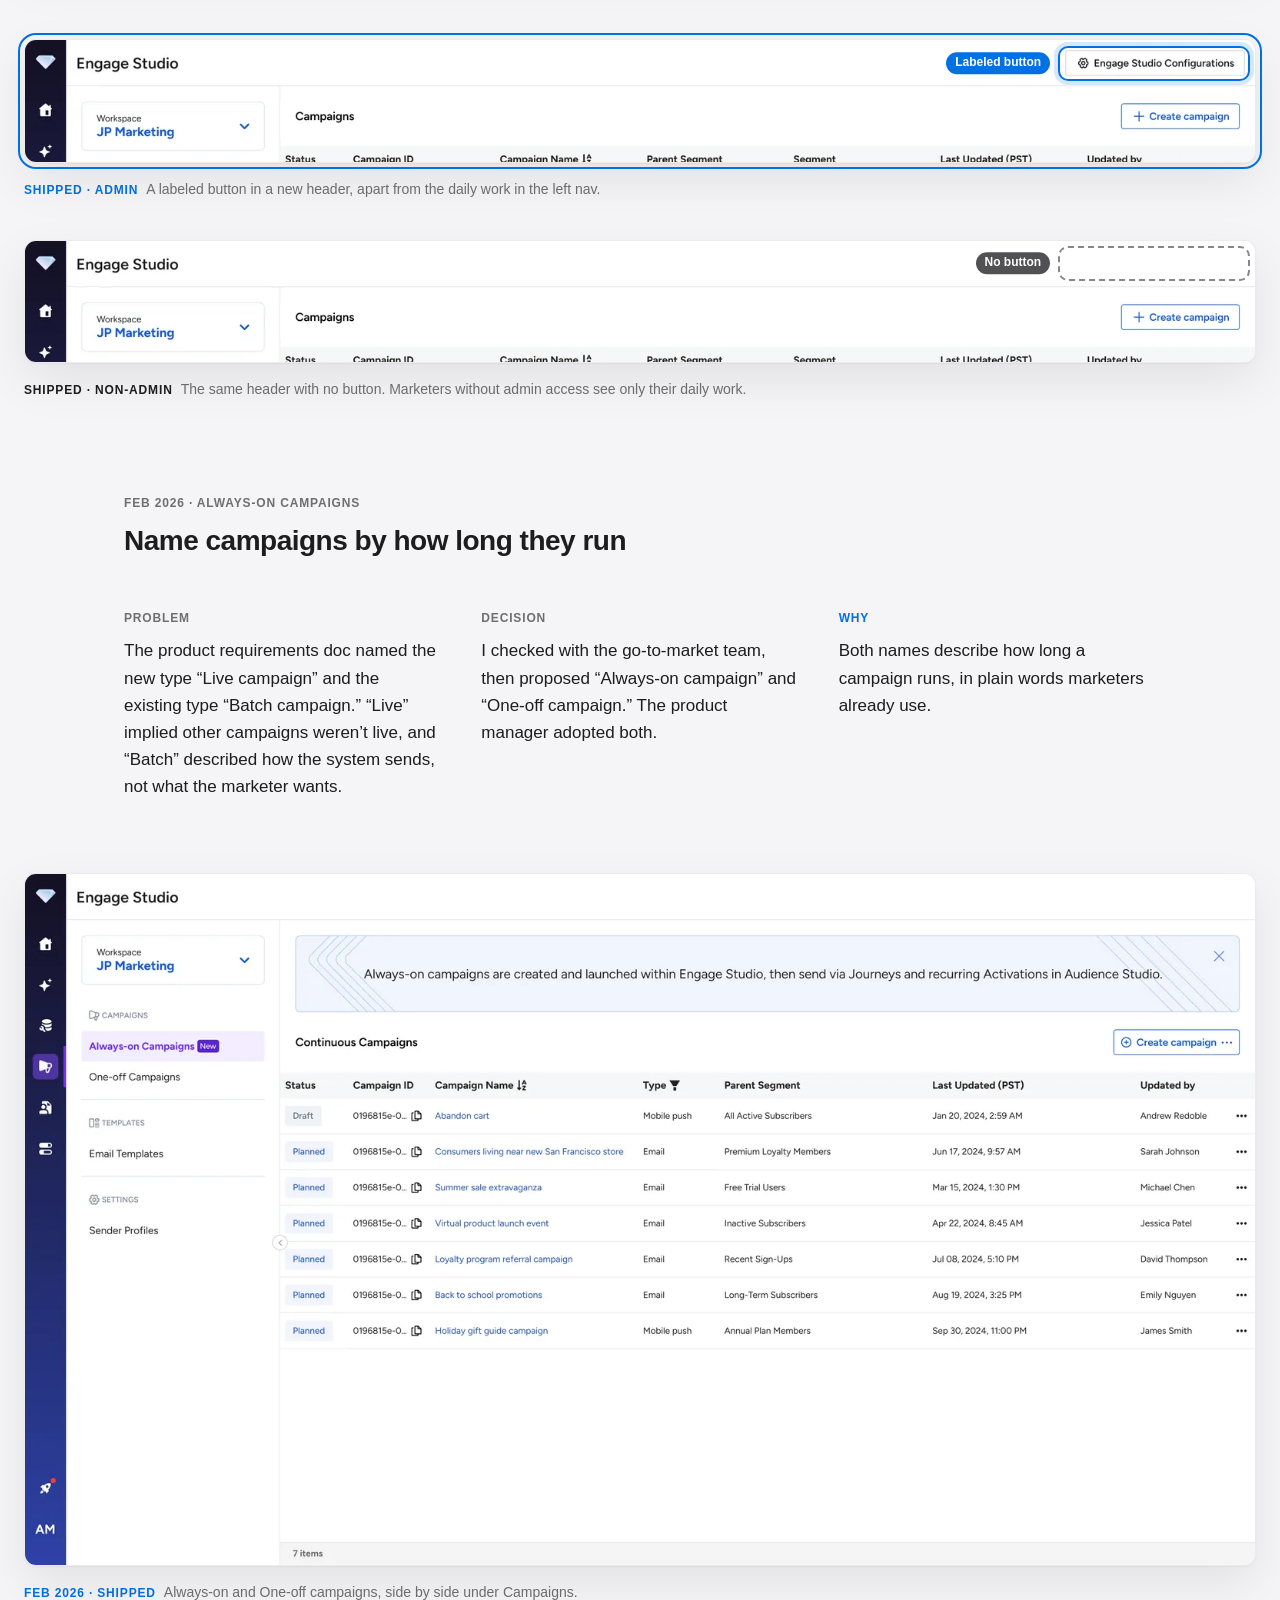
<file: email-mvp-case-study.html>
<!doctype html>
<html lang="en">
<head>
<meta charset="utf-8">
<meta name="viewport" content="width=device-width, initial-scale=1">
<title>From segment to send · Engage Studio case study · Shiyue</title>
<meta name="description" content="Designing Treasure AI’s first email campaign product as the sole designer: research, design decisions and results from Engage Studio.">
<meta name="author" content="Shiyue">
<meta name="theme-color" content="#ffffff">

<meta property="og:type" content="article">
<meta property="og:title" content="From segment to send · Engage Studio case study">
<meta property="og:description" content="Designing Treasure AI’s first email campaign product as the sole designer.">
<meta property="og:image" content="assets/email-mvp/hero-email-campaign-editor-1600.webp">
<meta name="twitter:card" content="summary_large_image">

<link rel="icon" href="data:image/svg+xml,%3Csvg xmlns='http://www.w3.org/2000/svg' viewBox='0 0 32 32'%3E%3Crect width='32' height='32' rx='8' fill='%231D1D1F'/%3E%3Ctext x='16' y='22.5' font-family='-apple-system,Helvetica,sans-serif' font-size='18' font-weight='700' fill='white' text-anchor='middle'%3ES%3C/text%3E%3C/svg%3E">
<link rel="preload" as="image" href="assets/email-mvp/hero-email-campaign-editor-1600.webp" imagesrcset="assets/email-mvp/hero-email-campaign-editor-1600.webp 1600w, assets/email-mvp/hero-email-campaign-editor-2800.webp 2800w" imagesizes="(min-width: 1400px) 1352px, calc(100vw - 48px)">
<link rel="stylesheet" href="assets/css/case-study.css?v=4">
<script>document.documentElement.classList.add('js');</script>
</head>
<body>

<a class="skip-link" href="#main">Skip to content</a>

<header class="site-header">
  <div class="wide site-header__inner">
    <a class="site-header__brand" href="index.html">Shiyue</a>
    <nav class="site-header__nav" aria-label="Primary">
      <a href="index.html">Work</a>
      <a href="about.html">About</a>
      <a href="resume.html">Résumé</a>
    </nav>
  </div>
  <div class="progress" aria-hidden="true"></div>
</header>

<main id="main">

<!-- ============ 1 · HERO + SUMMARY ============ -->
<section class="hero" aria-labelledby="title">
  <div class="wrap hero__intro">
    <p class="eyebrow">Treasure AI · Engage Studio</p>
    <h1 class="h1" id="title">Designing Treasure AI’s first email campaign product as the sole designer</h1>
    <p class="lede">From segment to send: keeping marketers inside Treasure AI.</p>
  </div>

  <div class="wrap">
    <div class="summary">
      <dl class="summary__meta">
        <div class="stack-sm">
          <dt class="label">Company</dt>
          <dd class="body" style="margin:0">Treasure AI <span style="color:var(--muted)">(formerly Treasure Data)</span></dd>
        </div>
        <div class="stack-sm">
          <dt class="label">Role</dt>
          <dd class="body" style="margin:0">Sole product designer on Engage Studio</dd>
        </div>
        <div class="stack-sm">
          <dt class="label">Team</dt>
          <dd class="body" style="margin:0">Product manager, frontend, backend and QA engineers across the US and Japan</dd>
        </div>
        <div class="stack-sm">
          <dt class="label">Timeline</dt>
          <dd class="body" style="margin:0">Oct 2024 – present</dd>
        </div>
      </dl>

      <div class="summary__results">
        <p class="label">Results so far</p>
        <div class="summary__stat">
          <span class="summary__num">64</span>
          <span class="cap">enterprise accounts adopted since launch</span>
        </div>
        <div class="summary__stat">
          <span class="summary__num">45.11M</span>
          <span class="cap">emails sent weekly, and still increasing</span>
        </div>
        <div class="summary__stat">
          <span class="summary__num">Core Product</span>
          <span class="cap">quickly becoming the company’s new core product</span>
        </div>
      </div>
    </div>
  </div>

  <div class="hero__visual">
    <div class="wide">
      <figure class="shot shot--hero carousel reveal" aria-roledescription="carousel" aria-label="Engage Studio screens">
        <div class="carousel__track" tabindex="0">
          <div class="carousel__slide" role="group" aria-roledescription="slide" aria-label="1 of 4: Email campaign editor" data-caption="The Engage Studio email campaign editor.">
            <button class="shot__frame" type="button" data-zoom="assets/email-mvp/hero-email-campaign-editor-2800.webp" data-alt="Engage Studio email campaign editor: a full-page editor with campaign steps on the left and the email content in focus">
              <img src="assets/email-mvp/hero-email-campaign-editor-1600.webp"
                   srcset="assets/email-mvp/hero-email-campaign-editor-1600.webp 1600w, assets/email-mvp/hero-email-campaign-editor-2800.webp 2800w"
                   sizes="(min-width: 1400px) 1352px, calc(100vw - 48px)"
                   width="1600" height="900" fetchpriority="high"
                   alt="Engage Studio email campaign editor: a full-page editor with campaign steps on the left and the email content in focus">
            </button>
          </div>
          <div class="carousel__slide" role="group" aria-roledescription="slide" aria-label="2 of 4: Asset library" data-caption="The asset library, where teams store and reuse campaign images.">
            <button class="shot__frame" type="button" data-zoom="assets/email-mvp/hero-asset-library-2800.webp" data-alt="Engage Studio asset library: folders on the left and a grid of uploaded images with file details">
              <img src="assets/email-mvp/hero-asset-library-1600.webp"
                   srcset="assets/email-mvp/hero-asset-library-1600.webp 1600w, assets/email-mvp/hero-asset-library-2800.webp 2800w"
                   sizes="(min-width: 1400px) 1352px, calc(100vw - 48px)"
                   width="1600" height="900" loading="lazy" decoding="async"
                   alt="Engage Studio asset library: folders on the left and a grid of uploaded images with file details">
            </button>
          </div>
          <div class="carousel__slide" role="group" aria-roledescription="slide" aria-label="3 of 4: LINE imagemap editor" data-caption="The LINE imagemap editor, for drawing clickable areas on an image.">
            <button class="shot__frame" type="button" data-zoom="assets/email-mvp/hero-line-imagemap-editor-2800.webp" data-alt="LINE imagemap editor: a base image split into clickable areas, with link and position settings for each area">
              <img src="assets/email-mvp/hero-line-imagemap-editor-1600.webp"
                   srcset="assets/email-mvp/hero-line-imagemap-editor-1600.webp 1600w, assets/email-mvp/hero-line-imagemap-editor-2800.webp 2800w"
                   sizes="(min-width: 1400px) 1352px, calc(100vw - 48px)"
                   width="1600" height="900" loading="lazy" decoding="async"
                   alt="LINE imagemap editor: a base image split into clickable areas, with link and position settings for each area">
            </button>
          </div>
          <div class="carousel__slide" role="group" aria-roledescription="slide" aria-label="4 of 4: In-app message" data-caption="The in-app message editor, with a live phone preview.">
            <button class="shot__frame" type="button" data-zoom="assets/email-mvp/hero-in-app-message-2800.webp" data-alt="In-app message editor: message details on the left and a phone preview with appearance settings">
              <img src="assets/email-mvp/hero-in-app-message-1600.webp"
                   srcset="assets/email-mvp/hero-in-app-message-1600.webp 1600w, assets/email-mvp/hero-in-app-message-2800.webp 2800w"
                   sizes="(min-width: 1400px) 1352px, calc(100vw - 48px)"
                   width="1600" height="900" loading="lazy" decoding="async"
                   alt="In-app message editor: message details on the left and a phone preview with appearance settings">
            </button>
          </div>
        </div>
        <div class="carousel__controls">
          <button class="carousel__arrow" type="button" data-dir="-1" aria-label="Previous screen"><span aria-hidden="true">‹</span></button>
          <div class="carousel__thumbs">
            <button class="carousel__thumb" type="button" data-index="0" aria-current="true">
              <img src="assets/email-mvp/hero-email-campaign-editor-480.webp" width="480" height="270" alt="" decoding="async">
              <span>Email campaign editor</span>
            </button>
            <button class="carousel__thumb" type="button" data-index="1">
              <img src="assets/email-mvp/hero-asset-library-480.webp" width="480" height="270" alt="" decoding="async">
              <span>Asset library</span>
            </button>
            <button class="carousel__thumb" type="button" data-index="2">
              <img src="assets/email-mvp/hero-line-imagemap-editor-480.webp" width="480" height="270" alt="" decoding="async">
              <span>LINE imagemap editor</span>
            </button>
            <button class="carousel__thumb" type="button" data-index="3">
              <img src="assets/email-mvp/hero-in-app-message-480.webp" width="480" height="270" alt="" decoding="async">
              <span>In-app message</span>
            </button>
          </div>
          <button class="carousel__arrow" type="button" data-dir="1" aria-label="Next screen"><span aria-hidden="true">›</span></button>
        </div>
        <figcaption class="cap carousel__caption" aria-live="polite">The Engage Studio email campaign editor.</figcaption>
      </figure>
    </div>
  </div>
</section>

<!-- ============ 2 · WHY BUILD THIS ============ -->
<section class="sec" id="why" aria-labelledby="why-title">
  <div class="wrap stack">
    <p class="eyebrow">Why build this</p>
    <h2 class="h2" id="why-title">Marketers built the audience in Treasure AI. Then they left to send the message.</h2>
    <p class="body measure">Marketers used Treasure AI (then called Treasure Data) to unify customer data and build segments. To actually reach those people, they exported the segments to a separate email tool. That hand-off added work, and it gave customers a reason to move to platforms that did both. Engage Studio closes the loop, so a campaign goes from segment to send in one place. Most customers would be migrating from mature tools like Braze, so products with a decade’s head start set the bar for the experience.</p>
  </div>

  <div class="wide mt-lg">
    <ol class="flow reveal" aria-label="The marketer’s workflow">
      <li class="flow__step">
        <p class="label">Step 1</p>
        <p class="h3">Gather data</p>
        <p class="cap">Unify customer profiles from every source.</p>
      </li>
      <li class="flow__arrow" aria-hidden="true">
        <svg width="28" height="28" viewBox="0 0 24 24" fill="none" stroke="currentColor" stroke-width="2" stroke-linecap="round" stroke-linejoin="round"><path d="M5 12h14M13 6l6 6-6 6"/></svg>
      </li>
      <li class="flow__step">
        <p class="label">Step 2</p>
        <p class="h3">Create segment</p>
        <p class="cap">Define who should hear what, and when.</p>
      </li>
      <li class="flow__arrow" aria-hidden="true">
        <svg width="28" height="28" viewBox="0 0 24 24" fill="none" stroke="currentColor" stroke-width="2" stroke-linecap="round" stroke-linejoin="round"><path d="M5 12h14M13 6l6 6-6 6"/></svg>
      </li>
      <li class="flow__step flow__step--gap">
        <p class="label label--accent">Step 3 · The gap</p>
        <p class="h3">Activate</p>
        <p class="cap">Before: export the segment to another tool to send. Now: create and send the campaign in Engage Studio.</p>
      </li>
    </ol>
  </div>

  <!-- ============ 3 · CONSTRAINTS ============ -->
  <div class="wrap mt-xl stack" id="constraints">
    <h3 class="h3">Five constraints shaped every MVP decision.</h3>
    <ol class="numbered">
      <li>
        <div class="numbered__head"><span class="icon-tile" aria-hidden="true"><svg viewBox="0 0 24 24"><circle cx="11" cy="11" r="7.5"/><path d="M21 21l-4.6-4.6M13.5 8.5l-5 5M8.5 8.5l5 5"/></svg></span></div>
        <strong>No researcher, no budget</strong>
        <p class="cap">Research wasn’t a company priority, so there was no UX researcher and no budget for it.</p>
      </li>
      <li>
        <div class="numbered__head"><span class="icon-tile" aria-hidden="true"><svg viewBox="0 0 24 24"><path d="M10 2h4M12 14l3-3"/><circle cx="12" cy="14" r="8"/></svg></span></div>
        <strong>A tight M1 deadline</strong>
        <p class="cap">The goal was to start selling the product quickly, so every new pattern had to earn its place.</p>
      </li>
      <li>
        <div class="numbered__head"><span class="icon-tile" aria-hidden="true"><svg viewBox="0 0 24 24"><circle cx="12" cy="12" r="9.5"/><path d="M16.2 7.8l-2.1 6.3-6.3 2.1 2.1-6.3z"/></svg></span></div>
        <strong>A new domain</strong>
        <p class="cap">Marketing automation was new to almost everyone on the team.</p>
      </li>
      <li>
        <div class="numbered__head"><span class="icon-tile" aria-hidden="true"><svg viewBox="0 0 24 24"><path d="M3 12a9 9 0 0 1 15.7-6L21 8M21 3v5h-5M21 12a9 9 0 0 1-15.7 6L3 16M8 16H3v5"/></svg></span></div>
        <strong>Waterfall to agile</strong>
        <p class="cap">Engineering changed its process in the middle of the project.</p>
      </li>
      <li>
        <div class="numbered__head"><span class="icon-tile" aria-hidden="true"><svg viewBox="0 0 24 24"><path d="M12 2.5l9.5 4.75L12 12 2.5 7.25z"/><path d="M2.5 12L12 16.75 21.5 12M2.5 16.75L12 21.5l9.5-4.75"/></svg></span></div>
        <strong>A design system in flight</strong>
        <p class="cap">The UX team built the new Diamond Design System during the project, so screens had to migrate from the legacy system.</p>
      </li>
    </ol>
  </div>
</section>

<!-- ============ 4 · RESEARCH ============ -->
<section class="sec sec--alt" id="research" aria-labelledby="research-title">
  <div class="wrap stack">
    <p class="eyebrow">Research</p>
    <h2 class="h2" id="research-title">Research with the people available: our own marketers.</h2>
    <p class="lede">With no researcher and no direct access to customers, I interviewed Treasure AI’s internal marketers in Nov 2024, named the bias openly, and turned what I heard into product decisions.</p>
  </div>

  <div class="wrap mt-lg stack">
    <p class="h4">Who I talked to: Treasure AI employees, not external customers</p>
    <ul class="people">
      <li class="person">
        <div class="person__head"><span class="person__count">1</span><span class="person__tag">Internal</span></div>
        <p class="h4">Sr. Director of Growth Marketing</p>
        <p class="cap">Treasure AI marketing team</p>
      </li>
      <li class="person">
        <div class="person__head"><span class="person__count">1</span><span class="person__tag">Internal</span></div>
        <p class="h4">Sales engineer</p>
        <p class="cap">A decade of experience selling marketing automation tools</p>
      </li>
      <li class="person">
        <div class="person__head"><span class="person__count">3</span><span class="person__tag">Internal</span></div>
        <p class="h4">Marketers in the US and Japan</p>
        <p class="cap">Treasure AI marketing team. Tested the M1 prototype</p>
      </li>
    </ul>
    <div class="callout">
      <p class="label label--accent">The bias I named</p>
      <p class="body">Every participant worked at Treasure AI and used the same tool, Marketo, so they couldn’t speak for all our customers. I weighed their preferences with that in mind instead of treating them as universal.</p>
    </div>
  </div>

  <div class="wrap mt-lg">
    <figure class="shot reveal">
      <button class="shot__frame" type="button" data-zoom="assets/email-mvp/journey-map-full-4000.webp" data-alt="Full campaign user journey map: eight stages from infrastructure buildout to monitoring and reporting, across five marketing roles">
        <img src="assets/email-mvp/journey-map-focus-1600.webp"
             srcset="assets/email-mvp/journey-map-focus-1600.webp 1600w, assets/email-mvp/journey-map-focus-2800.webp 2800w"
             sizes="(min-width: 1080px) 1032px, calc(100vw - 48px)"
             width="1600" height="1657" loading="lazy" decoding="async"
             alt="Campaign user journey map, focused on the roles and the content, audience, build and testing stages">
      </button>
      <figcaption class="cap">
        I synthesized the interviews into a campaign user journey map covering five marketing roles across eight stages. Shown here: the four stages the MVP had to support, from content creation to testing.
        <br><button class="text-btn" type="button" data-zoom="assets/email-mvp/journey-map-full-4000.webp" data-alt="Full campaign user journey map: eight stages from infrastructure buildout to monitoring and reporting, across five marketing roles">View the full journey map <span aria-hidden="true">↗</span></button>
      </figcaption>
    </figure>
  </div>

  <div class="wrap mt-xl stack">
    <h3 class="h3">What we learned, and what changed</h3>
    <div class="findings-group">
      <div class="stack-sm">
        <h4 class="h4" id="findings-strategy">Influence on strategy and roadmap</h4>
        <p class="cap">Research changed what we built for M1.</p>
      </div>
      <table class="findings" aria-labelledby="findings-strategy">
      <thead>
        <tr><th class="label" scope="col">Finding</th><th class="label" scope="col">Decision</th><th class="label" scope="col">Result</th></tr>
      </thead>
      <tbody>
        <tr>
          <td data-label="Finding"><span class="icon-tile findings__icon" aria-hidden="true"><svg viewBox="0 0 24 24"><rect x="3" y="3" width="18" height="7" rx="1.5"/><rect x="3" y="14" width="9" height="7" rx="1.5"/><rect x="16" y="14" width="5" height="7" rx="1.5"/></svg></span>Mature marketing teams use their own brand templates and ignore the templates email tools supply.</td>
          <td data-label="Decision">I recommended minimizing work on predefined templates. The product manager agreed.</td>
          <td data-label="Result">M1 requirements were reprioritized.</td>
        </tr>
        <tr>
          <td data-label="Finding"><span class="icon-tile findings__icon" aria-hidden="true"><svg viewBox="0 0 24 24"><path d="M21.5 2.5L14.8 21a.5.5 0 0 1-.93.03l-3.1-7.8-7.8-3.1a.5.5 0 0 1 .03-.93zM21.5 2.5L10.8 13.2"/></svg></span>Marketers use Send Test on every email they create.</td>
          <td data-label="Decision">I shared the findings with the product manager.</td>
          <td data-label="Result">The product manager prioritized Send Test for M1.</td>
        </tr>
      </tbody>
      </table>
    </div>

    <div class="findings-group mt-md">
      <div class="stack-sm">
        <h4 class="h4" id="findings-design">Influence on design</h4>
        <p class="cap">Research set the direction for how marketers browse their emails.</p>
      </div>
      <table class="findings" aria-labelledby="findings-design">
      <thead>
        <tr><th class="label" scope="col">Finding</th><th class="label" scope="col">Decision</th><th class="label" scope="col">Result</th></tr>
      </thead>
      <tbody>
        <tr>
          <td data-label="Finding"><span class="icon-tile findings__icon" aria-hidden="true"><svg viewBox="0 0 24 24"><rect x="3" y="3" width="7.5" height="7.5" rx="1.5"/><rect x="13.5" y="3" width="7.5" height="7.5" rx="1.5"/><rect x="3" y="13.5" width="7.5" height="7.5" rx="1.5"/><rect x="13.5" y="13.5" width="7.5" height="7.5" rx="1.5"/></svg></span>Marketers prefer large thumbnails to tables, so they can scan email content.</td>
          <td data-label="Decision">Shipped a table in M1 to meet the deadline, with a plan to revisit.</td>
          <td data-label="Result">A new card layout is in the works. <a href="#email-list">See the deep dive.</a></td>
        </tr>
      </tbody>
      </table>
    </div>
  </div>
</section>

<!-- ============ 5 · DESIGN DEEP DIVE ============ -->
<section class="sec" id="deep-dive" aria-labelledby="deep-dive-title">
  <div class="wrap stack">
    <p class="eyebrow">Design deep dive</p>
    <h2 class="h2" id="deep-dive-title">Two decisions, in detail.</h2>
    <p class="lede">Where complex editing should happen, and how marketers find the email they’re looking for.</p>
  </div>

  <!-- Topic 1 · Modal vs full page -->
  <article class="topic wrap" id="full-page-editor" aria-labelledby="topic1-title">
    <div class="topic__head">
      <p class="topic__num">01</p>
      <h3 class="h3" id="topic1-title">Modal editor vs. full-page editor</h3>
      <p class="body measure">Every complex editor in Treasure AI’s customer data platform opened in a modal. When I started designing Engage Studio, I challenged that pattern for two reasons.</p>
    </div>
    <div class="reasons mt-md">
      <div class="reason">
        <p class="h4">Users weren’t sure what they could touch.</p>
        <p class="body">We heard feedback that users were confused about whether they could interact with the content underneath the modal.</p>
      </div>
      <div class="reason">
        <p class="h4">Complex tasks need room.</p>
        <p class="body">A full-page editor gives marketers more space to focus on the task in front of them.</p>
      </div>
    </div>
  </article>

  <div class="wide mt-lg">
    <div class="compare">
      <figure class="shot reveal">
        <button class="shot__frame" type="button" data-zoom="assets/email-mvp/cdp-modal-editor-2800.webp" data-alt="Before: the journey editor in the customer data platform opens as a modal over the page underneath">
          <img src="assets/email-mvp/cdp-modal-editor-1600.webp"
               srcset="assets/email-mvp/cdp-modal-editor-1600.webp 1600w, assets/email-mvp/cdp-modal-editor-2800.webp 2800w"
               sizes="(min-width: 1400px) 660px, (min-width: 900px) calc(50vw - 40px), calc(100vw - 48px)"
               width="1600" height="795" loading="lazy" decoding="async"
               alt="Before: the journey editor in the customer data platform opens as a modal over the page underneath">
        </button>
        <figcaption class="cap"><span class="shot__tag">Before</span>The journey editor in the customer data platform: a modal on top of a page that still looks usable.</figcaption>
      </figure>
      <figure class="shot reveal">
        <button class="shot__frame" type="button" data-zoom="assets/email-mvp/hero-campaign-editor-2800.webp" data-alt="After: the Engage Studio campaign editor uses the full page">
          <img src="assets/email-mvp/hero-campaign-editor-1600.webp"
               srcset="assets/email-mvp/hero-campaign-editor-1600.webp 1600w, assets/email-mvp/hero-campaign-editor-2800.webp 2800w"
               sizes="(min-width: 1400px) 660px, (min-width: 900px) calc(50vw - 40px), calc(100vw - 48px)"
               width="1600" height="900" loading="lazy" decoding="async"
               alt="After: the Engage Studio campaign editor uses the full page">
        </button>
        <figcaption class="cap"><span class="shot__tag shot__tag--accent">After</span>The Engage Studio campaign editor: a full page, with the steps on the left and the email in focus.</figcaption>
      </figure>
    </div>
  </div>

  <div class="wrap mt-lg">
    <div class="grid">
      <div class="stack-sm">
        <p class="h4">The decision</p>
        <p class="body">I explored both a modal and a full-page design, then collected feedback from the UX team. We decided that every complex editor in Engage Studio would use a full page.</p>
      </div>
      <div class="stack-sm">
        <p class="h4">A new pattern for the product</p>
        <p class="body">Full-page editing was new to the product, so I built it alongside the Diamond Design System work.</p>
      </div>
    </div>
  </div>

  <!-- Topic 2 · Email list -->
  <article class="topic wrap" id="email-list" aria-labelledby="topic2-title">
    <div class="topic__head">
      <p class="topic__num">02</p>
      <h3 class="h3" id="topic2-title">Email list: from table to cards</h3>
      <p class="body measure">The research said marketers scan emails by how they look. The deadline said ship what we already had. So the list started as a table, and what marketers told me is moving it to cards.</p>
    </div>
  </article>

  <div class="wide mt-lg">
    <ol class="iter">
      <li class="iter__step">
        <div class="iter__head">
          <p class="label">Step 1 · M1 · Shipped</p>
          <p class="h3">Start with a table</p>
        </div>
        <figure class="shot reveal">
          <button class="shot__frame" type="button" data-zoom="assets/email-mvp/list-m1-table-2800.webp" data-alt="M1 email list shipped as a table with name, subject, merge tags, last updated and updated by">
            <img src="assets/email-mvp/list-m1-table-1600.webp"
                 srcset="assets/email-mvp/list-m1-table-1600.webp 1600w, assets/email-mvp/list-m1-table-2800.webp 2666w"
                 sizes="(min-width: 1400px) 1352px, calc(100vw - 48px)"
                 width="1600" height="900" loading="lazy" decoding="async"
                 alt="M1 email list shipped as a table with name, subject, merge tags, last updated and updated by">
          </button>
          <figcaption class="cap"><span class="shot__tag">M1</span>It reused an existing pattern and was fast to build, so we shipped it to meet the deadline. But every row looks the same, so you can’t see the email itself.</figcaption>
        </figure>
      </li>
      <li class="iter__bridge">
        <svg width="24" height="24" viewBox="0 0 24 24" fill="none" stroke="currentColor" stroke-width="2" stroke-linecap="round" stroke-linejoin="round" aria-hidden="true"><path d="M12 5v14M6 13l6 6 6-6"/></svg>
        <div class="iter__note">
          <p class="label label--accent">Research feedback · Nov 2024</p>
          <p class="h4">Marketers preferred large thumbnails so they could scan email content.</p>
        </div>
        <svg width="24" height="24" viewBox="0 0 24 24" fill="none" stroke="currentColor" stroke-width="2" stroke-linecap="round" stroke-linejoin="round" aria-hidden="true"><path d="M12 5v14M6 13l6 6 6-6"/></svg>
      </li>
      <li class="iter__step">
        <div class="iter__head">
          <p class="label">Step 2 · Explored · Nov 2024</p>
          <p class="h3">Try adding previews to the table</p>
        </div>
        <div class="compare">
        <figure class="shot reveal">
          <button class="shot__frame" type="button" data-zoom="assets/email-mvp/list-explore-thumbnail-table-2800.webp" data-alt="Exploration A: thumbnails added to each table row">
            <img src="assets/email-mvp/list-explore-thumbnail-table-1600.webp"
                 srcset="assets/email-mvp/list-explore-thumbnail-table-1600.webp 1600w, assets/email-mvp/list-explore-thumbnail-table-2800.webp 2666w"
                 sizes="(min-width: 1400px) 660px, (min-width: 900px) calc(50vw - 40px), calc(100vw - 48px)"
                 width="1600" height="900" loading="lazy" decoding="async"
                 alt="Exploration A: thumbnails added to each table row">
          </button>
          <figcaption class="cap"><span class="shot__tag">A</span>Thumbnails in the table: adds a preview to each row of the existing pattern.</figcaption>
        </figure>
        <figure class="shot reveal">
          <button class="shot__frame" type="button" data-zoom="assets/email-mvp/list-explore-preview-pane-2800.webp" data-alt="Exploration B: table with a side panel previewing the selected email">
            <img src="assets/email-mvp/list-explore-preview-pane-1600.webp"
                 srcset="assets/email-mvp/list-explore-preview-pane-1600.webp 1600w, assets/email-mvp/list-explore-preview-pane-2800.webp 2666w"
                 sizes="(min-width: 1400px) 660px, (min-width: 900px) calc(50vw - 40px), calc(100vw - 48px)"
                 width="1600" height="900" loading="lazy" decoding="async"
                 alt="Exploration B: table with a side panel previewing the selected email">
          </button>
          <figcaption class="cap"><span class="shot__tag">B</span>Table with a preview pane: opens the selected email beside the list for quick review.</figcaption>
        </figure>
        </div>
      </li>
      <li class="iter__bridge">
        <svg width="24" height="24" viewBox="0 0 24 24" fill="none" stroke="currentColor" stroke-width="2" stroke-linecap="round" stroke-linejoin="round" aria-hidden="true"><path d="M12 5v14M6 13l6 6 6-6"/></svg>
        <div class="iter__note">
          <p class="label label--accent">What the explorations showed</p>
          <p class="h4">A preview needs more space than a table row can give.</p>
        </div>
        <svg width="24" height="24" viewBox="0 0 24 24" fill="none" stroke="currentColor" stroke-width="2" stroke-linecap="round" stroke-linejoin="round" aria-hidden="true"><path d="M12 5v14M6 13l6 6 6-6"/></svg>
      </li>
      <li class="iter__step">
        <div class="iter__head">
          <p class="label label--accent">Step 3 · Next · In the works</p>
          <p class="h3">Move to cards with large previews</p>
        </div>
        <figure class="shot shot--chosen reveal">
          <button class="shot__frame" type="button" data-zoom="assets/email-mvp/list-explore-cards-2800.webp" data-alt="Card layout with large email previews">
            <img src="assets/email-mvp/list-explore-cards-1600.webp"
                 srcset="assets/email-mvp/list-explore-cards-1600.webp 1600w, assets/email-mvp/list-explore-cards-2800.webp 2666w"
                 sizes="(min-width: 1400px) 1352px, calc(100vw - 48px)"
                 width="1600" height="900" loading="lazy" decoding="async"
                 alt="Card layout with large email previews">
          </button>
          <figcaption class="cap"><span class="shot__tag shot__tag--accent">Direction</span>Leads with what the email looks like, matching how marketers scan.</figcaption>
        </figure>
      </li>
    </ol>
  </div>

  <div class="wrap mt-lg">
    <div class="grid">
      <div class="stack-sm">
        <p class="h4">Why a table first</p>
        <p class="body">It reused an existing pattern, so frontend could build it quickly. For M1, shipping on time mattered more than the ideal layout, as long as the next step was planned.</p>
      </div>
      <div class="stack-sm">
        <p class="h4">Why cards next</p>
        <p class="body">Marketers recognize an email by how it looks. A preview needs more space than a table row can give, and cards give it that space.</p>
      </div>
    </div>
  </div>
</section>

<!-- ============ 6 · NAMING AND NAVIGATION ============ -->
<section class="sec sec--alt" id="naming" aria-labelledby="naming-title">
  <div class="wrap stack">
    <p class="eyebrow">Information architecture</p>
    <h2 class="h2" id="naming-title">Evolving the navigation as Engage Studio grew.</h2>
    <p class="lede">Over 17 months, Engage Studio added admin permissions, a second campaign type and a new channel. Each time, I reorganized the navigation around how marketers think about their work, not how the system is built.</p>
    <p class="body measure">I used terms marketers already know, and when I couldn’t reach customers directly, I brought in the go-to-market team and Product Marketing.</p>
  </div>

  <!-- Overview: the left nav at each stage -->
  <div class="wide wide--xl mt-lg">
    <figure class="nav-evo reveal" aria-labelledby="nav-evo-title">
      <div class="chart__head">
        <p class="h4" id="nav-evo-title">How the Engage Studio navigation evolved over 17 months</p>
        <p class="cap nav-evo__legend"><span class="nav-evo__mark nav-evo__mark--new">New</span><span class="nav-evo__mark nav-evo__mark--renamed">Renamed</span><span class="nav-evo__mark nav-evo__mark--planned">Planned</span></p>
      </div>
      <ol class="tl">
        <li class="tl__item nav-evo__col">
          <p class="tl__date">Oct 2024</p>
          <p class="label">M1</p>
          <ul class="nav-evo__tree">
            <li class="nav-evo__group">Campaigns<ul><li>Campaigns</li></ul></li>
            <li class="nav-evo__group">Templates<ul><li>Email Templates</li></ul></li>
            <li class="nav-evo__group">Settings<ul><li>Sending Configurations</li></ul></li>
          </ul>
          <p class="tl__gap">12 months later</p>
        </li>
        <li class="tl__item nav-evo__col">
          <p class="tl__date">Oct 2025</p>
          <p class="label">Permissions</p>
          <ul class="nav-evo__tree">
            <li class="nav-evo__header is-new">Header: Engage Studio Configurations <span class="nav-evo__note">admins only</span></li>
            <li class="nav-evo__group">Campaigns<ul><li>Campaigns</li></ul></li>
            <li class="nav-evo__group">Templates<ul><li>Email Templates</li></ul></li>
            <li class="nav-evo__group">Settings<ul><li class="is-renamed">Sender Profiles</li></ul></li>
          </ul>
          <p class="tl__gap">4 months later</p>
        </li>
        <li class="tl__item nav-evo__col">
          <p class="tl__date">Feb 2026</p>
          <p class="label">Always-on</p>
          <ul class="nav-evo__tree">
            <li class="nav-evo__header">Header: Engage Studio Configurations</li>
            <li class="nav-evo__group">Campaigns<ul><li class="is-new">Always-on Campaigns</li><li class="is-renamed">One-off Campaigns</li></ul></li>
            <li class="nav-evo__group">Templates<ul><li>Email Templates</li></ul></li>
            <li class="nav-evo__group">Settings<ul><li>Sender Profiles</li></ul></li>
          </ul>
          <p class="tl__gap">1 month later</p>
        </li>
        <li class="tl__item nav-evo__col">
          <p class="tl__date">Mar 2026</p>
          <p class="label label--accent">In-app</p>
          <ul class="nav-evo__tree">
            <li class="nav-evo__header">Header: Engage Studio Configurations</li>
            <li class="nav-evo__group"><span class="is-renamed">Outbound Campaigns</span><ul><li>Always-on Campaigns</li><li>One-off Campaigns</li></ul></li>
            <li class="nav-evo__group"><span class="is-new">In-product Experiences</span><ul><li class="is-new">In-App Messages</li><li class="is-planned">In-Browser Messages</li><li class="is-planned">Content Cards</li></ul></li>
            <li class="nav-evo__group">Templates<ul><li>Email Templates</li></ul></li>
            <li class="nav-evo__group">Settings<ul><li>Sender Profiles</li></ul></li>
          </ul>
        </li>
      </ol>
    </figure>
  </div>

  <!-- Starting point -->
  <article class="stage wrap" aria-labelledby="stage0-title">
    <p class="label">Oct 2024 · Starting point</p>
    <h3 class="h3" id="stage0-title">One left nav for everything</h3>
    <p class="body measure">The M1 navigation followed the existing Customer Data Platform pattern: one left nav holding every feature, including Campaigns and Email templates. It worked for one user role and one campaign type.</p>
  </article>
  <div class="wide mt-md">
    <figure class="shot reveal">
      <button class="shot__frame" type="button" data-zoom="assets/email-mvp/nav-oct-2024-original-2800.webp" data-alt="Oct 2024: the M1 left nav with Campaigns, Templates and Settings groups">
        <img src="assets/email-mvp/nav-oct-2024-original-1600.webp"
             srcset="assets/email-mvp/nav-oct-2024-original-1600.webp 1600w, assets/email-mvp/nav-oct-2024-original-2800.webp 2800w"
             sizes="(min-width: 1400px) 1352px, calc(100vw - 48px)"
             width="1600" height="900" loading="lazy" decoding="async"
             alt="Oct 2024: the M1 left nav with Campaigns, Templates and Settings groups">
      </button>
      <figcaption class="cap"><span class="shot__tag">Oct 2024 · M1</span>Every feature, for every role, in one left nav.</figcaption>
    </figure>
  </div>

  <!-- Stage 1 · Permissions -->
  <article class="stage wrap" aria-labelledby="stage1-title">
    <p class="label">Oct 2025 · Workspaces and policy-based permissions</p>
    <h3 class="h3" id="stage1-title">Separate one-time setup from daily work</h3>
    <div class="pcr mt-md">
      <div class="pcr__item">
        <p class="label">Problem</p>
        <p class="body">Admin-only setup, like Workspace and Domain setup, sat next to marketers’ daily work, like Campaigns and Email templates.</p>
      </div>
      <div class="pcr__item">
        <p class="label">Decision</p>
        <p class="body">I moved admin configuration into a header above the left nav and kept the left nav for daily work.</p>
      </div>
      <div class="pcr__item">
        <p class="label label--accent">Why</p>
        <p class="body">It separates what admins set up once from what marketers use every day. I also explored an icon next to the workspace selector as the entry point, but it was too easy to miss, and users might not understand what it meant.</p>
      </div>
    </div>
  </article>
  <div class="wide mt-lg stack">
    <p class="h4">Same page, top of the screen: three ways to handle the admin entry point</p>
    <div class="strips">
      <figure class="shot reveal">
        <button class="shot__frame strip" type="button" style="--strip-x:0%" data-zoom="assets/email-mvp/nav-jun-2025-explored-2800.webp" data-alt="Explored: a settings icon next to the workspace selector as the entry point for admin configuration">
          <span class="strip__canvas">
            <img src="assets/email-mvp/nav-jun-2025-explored-1600.webp"
                 srcset="assets/email-mvp/nav-jun-2025-explored-1600.webp 1600w, assets/email-mvp/nav-jun-2025-explored-2800.webp 2800w"
                 sizes="(min-width: 1400px) 1352px, (min-width: 761px) calc(100vw - 48px), 220vw"
                 width="1600" height="900" loading="lazy" decoding="async"
                 alt="Explored: a settings icon next to the workspace selector as the entry point for admin configuration">
            <span class="strip__mark" style="left:17.6%;top:8.2%;width:2.6%;height:5.2%" aria-hidden="true"><span class="strip__note strip__note--top">Icon only</span></span>
          </span>
        </button>
        <figcaption class="cap"><span class="shot__tag">Explored</span>A settings icon beside the workspace selector. Too easy to miss, and its meaning wasn’t clear.</figcaption>
      </figure>
      <figure class="shot shot--chosen reveal">
        <button class="shot__frame strip" type="button" style="--strip-x:-120%" data-zoom="assets/email-mvp/nav-jun-2025-admin-2800.webp" data-alt="Shipped, admin view: an Engage Studio Configurations button in the header above the left nav">
          <span class="strip__canvas">
            <img src="assets/email-mvp/nav-jun-2025-admin-1600.webp"
                 srcset="assets/email-mvp/nav-jun-2025-admin-1600.webp 1600w, assets/email-mvp/nav-jun-2025-admin-2800.webp 2800w"
                 sizes="(min-width: 1400px) 1352px, (min-width: 761px) calc(100vw - 48px), 220vw"
                 width="1600" height="900" loading="lazy" decoding="async"
                 alt="Shipped, admin view: an Engage Studio Configurations button in the header above the left nav">
            <span class="strip__mark" style="left:84%;top:.8%;width:15.6%;height:5%" aria-hidden="true"><span class="strip__note strip__note--left">Labeled button</span></span>
          </span>
        </button>
        <figcaption class="cap"><span class="shot__tag shot__tag--accent">Shipped · Admin</span>A labeled button in a new header, apart from the daily work in the left nav.</figcaption>
      </figure>
      <figure class="shot reveal">
        <button class="shot__frame strip" type="button" style="--strip-x:-120%" data-zoom="assets/email-mvp/nav-jun-2025-non-admin-2800.webp" data-alt="Shipped, non-admin view: the same page without the configuration button">
          <span class="strip__canvas">
            <img src="assets/email-mvp/nav-jun-2025-non-admin-1600.webp"
                 srcset="assets/email-mvp/nav-jun-2025-non-admin-1600.webp 1600w, assets/email-mvp/nav-jun-2025-non-admin-2800.webp 2800w"
                 sizes="(min-width: 1400px) 1352px, (min-width: 761px) calc(100vw - 48px), 220vw"
                 width="1600" height="900" loading="lazy" decoding="async"
                 alt="Shipped, non-admin view: the same page without the configuration button">
            <span class="strip__mark strip__mark--empty" style="left:84%;top:.8%;width:15.6%;height:5%" aria-hidden="true"><span class="strip__note strip__note--left">No button</span></span>
          </span>
        </button>
        <figcaption class="cap"><span class="shot__tag">Shipped · Non-admin</span>The same header with no button. Marketers without admin access see only their daily work.</figcaption>
      </figure>
    </div>
  </div>

  <!-- Stage 2 · Always-on campaigns -->
  <article class="stage wrap" aria-labelledby="stage2-title">
    <p class="label">Feb 2026 · Always-on campaigns</p>
    <h3 class="h3" id="stage2-title">Name campaigns by how long they run</h3>
    <div class="pcr mt-md">
      <div class="pcr__item">
        <p class="label">Problem</p>
        <p class="body">The product requirements doc named the new type “Live campaign” and the existing type “Batch campaign.” “Live” implied other campaigns weren’t live, and “Batch” described how the system sends, not what the marketer wants.</p>
      </div>
      <div class="pcr__item">
        <p class="label">Decision</p>
        <p class="body">I checked with the go-to-market team, then proposed “Always-on campaign” and “One-off campaign.” The product manager adopted both.</p>
      </div>
      <div class="pcr__item">
        <p class="label label--accent">Why</p>
        <p class="body">Both names describe how long a campaign runs, in plain words marketers already use.</p>
      </div>
    </div>
  </article>
  <div class="wide mt-lg">
    <figure class="shot reveal">
      <button class="shot__frame" type="button" data-zoom="assets/email-mvp/nav-oct-2025-final-2800.webp" data-alt="Feb 2026: the left nav with Always-on Campaigns and One-off Campaigns under Campaigns">
        <img src="assets/email-mvp/nav-oct-2025-final-1600.webp"
             srcset="assets/email-mvp/nav-oct-2025-final-1600.webp 1600w, assets/email-mvp/nav-oct-2025-final-2800.webp 2800w"
             sizes="(min-width: 1400px) 1352px, calc(100vw - 48px)"
             width="1600" height="900" loading="lazy" decoding="async"
             alt="Feb 2026: the left nav with Always-on Campaigns and One-off Campaigns under Campaigns">
      </button>
      <figcaption class="cap"><span class="shot__tag shot__tag--accent">Feb 2026 · Shipped</span>Always-on and One-off campaigns, side by side under Campaigns.</figcaption>
    </figure>
  </div>
  <div class="wrap mt-lg">
    <div class="stack-sm measure">
      <p class="h4">Why campaigns aren’t organized by channel</p>
      <p class="body">Engineering and the product manager in Japan decided to keep one-off and always-on campaigns separate, because combining them would significantly increase development cost, and we had promised customers the feature on a tight deadline. I designed the navigation within that constraint.</p>
    </div>
  </div>

  <!-- Stage 3 · In-app messages -->
  <article class="stage wrap" aria-labelledby="stage3-title">
    <p class="label">Mar 2026 · In-app messages</p>
    <h3 class="h3" id="stage3-title">Make room for a channel that isn’t a campaign</h3>
    <div class="pcr mt-md">
      <div class="pcr__item">
        <p class="label">Problem</p>
        <p class="body">In-app messages are triggered by a user event and appear in the customer’s mobile app, so they fit neither campaign type. More features like this were on the roadmap.</p>
      </div>
      <div class="pcr__item">
        <p class="label">Decision</p>
        <p class="body">I added a new nav section. I proposed “In-product campaigns”; Product Marketing suggested “In-product experience,” and I went with it.</p>
      </div>
      <div class="pcr__item">
        <p class="label label--accent">Why</p>
        <p class="body">As the product grows, the section needs to hold more than campaigns, such as content cards and transactional experiences.</p>
      </div>
    </div>
  </article>
  <div class="wide mt-lg">
    <div class="compare compare--natural">
      <figure class="shot reveal">
        <button class="shot__frame" type="button" data-zoom="assets/email-mvp/nav-jan-2026-structure-2800.webp" data-alt="Information structure proposed to Product Marketing: Campaigns split into Outbound Campaigns, with one-off and always-on types across channels, and on-site and in-app campaigns">
          <img src="assets/email-mvp/nav-jan-2026-structure-1600.webp"
               srcset="assets/email-mvp/nav-jan-2026-structure-1600.webp 1600w, assets/email-mvp/nav-jan-2026-structure-2800.webp 2110w"
               sizes="(min-width: 1400px) 660px, (min-width: 900px) calc(50vw - 40px), calc(100vw - 48px)"
               width="1600" height="723" loading="lazy" decoding="async"
               alt="Information structure proposed to Product Marketing: Campaigns split into Outbound Campaigns, with one-off and always-on types across channels, and on-site and in-app campaigns">
        </button>
        <figcaption class="cap"><span class="shot__tag">Proposed to Product Marketing</span>The information structure I brought to Product Marketing: outbound campaigns on one branch, in-product messages on the other.</figcaption>
      </figure>
      <figure class="shot shot--chosen reveal">
        <button class="shot__frame" type="button" data-zoom="assets/email-mvp/nav-jan-2026-explored-2800.webp" data-alt="Mar 2026: the left nav with Outbound Campaigns and a new In-product Experiences section holding In-App Messages, In-Browser Messages and Content Cards">
          <img src="assets/email-mvp/nav-jan-2026-explored-1600.webp"
               srcset="assets/email-mvp/nav-jan-2026-explored-1600.webp 1600w, assets/email-mvp/nav-jan-2026-explored-2800.webp 2800w"
               sizes="(min-width: 1400px) 660px, (min-width: 900px) calc(50vw - 40px), calc(100vw - 48px)"
               width="1600" height="900" loading="lazy" decoding="async"
               alt="Mar 2026: the left nav with Outbound Campaigns and a new In-product Experiences section holding In-App Messages, In-Browser Messages and Content Cards">
        </button>
        <figcaption class="cap"><span class="shot__tag shot__tag--accent">Mar 2026 · Direction</span>The new In-product Experiences section, explored with future features in place to test that it scales.</figcaption>
      </figure>
    </div>
  </div>

  <div class="wrap mt-xl">
    <div class="stack-sm measure">
      <p class="h4">Working without customer access</p>
      <p class="body">I couldn’t talk to customers directly, so the go-to-market team and Product Marketing, who work with customers every day, stood in for them. The limitation is that they share our team’s assumptions.</p>
    </div>
    <div class="callout mt-lg">
      <p class="label label--accent">Result</p>
      <p class="body">The structure absorbed in-app messages without a redesign and has room for content cards and transactional experiences on the roadmap. Since launch, we haven’t heard complaints from customers about the navigation or the new names.</p>
    </div>
  </div>
</section>

<!-- ============ 7 · FITTING DESIGN INTO AN AGILE TEAM ============ -->
<section class="sec" id="process" aria-labelledby="process-title">
  <div class="wrap stack">
    <p class="eyebrow">Process</p>
    <h2 class="h2" id="process-title">Fitting design into an agile team.</h2>
    <p class="lede">When engineering’s process changed, I found where design was breaking and fixed it.</p>
  </div>

  <div class="wrap mt-lg">
    <div class="pcr">
      <div class="pcr__item">
        <p class="label">Problem</p>
        <p class="body">Several scrum teams, one designer, and priorities set in meetings in Japan. Three mid-to-large projects landed on design at once.</p>
      </div>
      <div class="pcr__item">
        <p class="label">Change</p>
        <p class="body"><span class="pcr__date">Aug 2025.</span> I raised the misalignment with my manager and leadership, and the product manager began sharing timelines with me directly.</p>
        <p class="body"><span class="pcr__date">Sep 2025.</span> I added a “Ready for Dev” status in Figma and a UX changelog in the product requirements doc. Frontend engineers confirmed it helped.</p>
      </div>
      <div class="pcr__item">
        <p class="label label--accent">Result</p>
        <p class="body"><span class="pcr__date">Jun 2026.</span> At the department offsite, I aligned product management, UX research and design. Design and research now attend roadmap meetings, and design starts 2–3 weeks before engineering.</p>
      </div>
    </div>
  </div>

  <div class="wrap mt-lg">
    <figure class="chart chart--alt reveal" aria-labelledby="chart-title">
      <div class="chart__head">
        <p class="h4" id="chart-title">When design starts, relative to engineering</p>
        <p class="cap">Typical project, in weeks · illustrative</p>
      </div>
      <div class="chart__group">
        <p class="label">Before</p>
        <div class="track"><div class="bar bar--design-before">Design</div></div>
        <div class="track"><div class="bar bar--eng-before">Engineering</div></div>
        <p class="cap">Design and engineering start almost together, so specs change while code is being written.</p>
      </div>
      <div class="chart__group">
        <p class="label label--accent">After</p>
        <div class="track">
          <div class="bar bar--piece" style="left:0;width:20.8%"><span class="bar__long">Design&nbsp;</span>1</div>
          <div class="bar bar--piece" style="left:21.5%;width:16%"><span class="bar__long">Design&nbsp;</span>2</div>
          <div class="bar bar--piece" style="left:38.2%;width:16%"><span class="bar__long">Design&nbsp;</span>3</div>
          <div class="bar bar--iterate" style="left:54.9%;width:32.6%">Iterate<span class="bar__long">&nbsp;with engineering</span></div>
        </div>
        <div class="track">
          <div class="bar bar--build" style="left:20.8%;width:20.3%"><span class="bar__long">Build&nbsp;</span>1</div>
          <div class="bar bar--build" style="left:41.8%;width:20.3%"><span class="bar__long">Build&nbsp;</span>2</div>
          <div class="bar bar--build" style="left:62.8%;width:24.7%"><span class="bar__long">Build&nbsp;</span>3</div>
        </div>
        <p class="cap">Design starts 2–3 weeks ahead, then hands off one piece at a time, each marked “Ready for Dev,” so engineering is never blocked. I keep iterating while they build.</p>
      </div>
      <div class="chart__axis" aria-hidden="true">
        <span>W1</span><span>W2</span><span>W3</span><span>W4</span><span>W5</span><span>W6</span><span>W7</span><span>W8</span><span>W9</span><span>W10</span><span>W11</span><span>W12</span>
      </div>
    </figure>
  </div>

  <div class="wrap mt-lg">
    <figure class="chart chart--alt shipped reveal" aria-labelledby="shipped-title">
      <div class="chart__head">
        <p class="h4" id="shipped-title">Still one designer, more than twice the release pace</p>
        <p class="cap">Features shipped per month, Nov 2024 – Oct 2026</p>
      </div>
      <div class="ship__chart" aria-hidden="true">
        <div class="ship__months">
          <span class="ship__month" title="Nov 2024: MVP email template"><span class="ship__block"></span></span>
          <span class="ship__month" title="Dec 2024: no release"></span>
          <span class="ship__month" title="Jan 2025: no release"></span>
          <span class="ship__month" title="Feb 2025: no release"></span>
          <span class="ship__month" title="Mar 2025: Email domain management"><span class="ship__block"></span></span>
          <span class="ship__month" title="Apr 2025: no release"></span>
          <span class="ship__month" title="May 2025: no release"></span>
          <span class="ship__month" title="Jun 2025: no release"></span>
          <span class="ship__month" title="Jul 2025: Email campaign, UTM tracking"><span class="ship__block"></span><span class="ship__block"></span></span>
          <span class="ship__month ship__month--shift" title="Aug 2025: design process adapted to agile"></span>
          <span class="ship__month ship__month--shift" title="Sep 2025: design process adapted to agile"></span>
          <span class="ship__month ship__month--after" title="Oct 2025: Workspaces and policy-based permissions"><span class="ship__block"></span></span>
          <span class="ship__month ship__month--after" title="Nov 2025: Mobile push campaign"><span class="ship__block"></span></span>
          <span class="ship__month ship__month--after" title="Dec 2025: no release"></span>
          <span class="ship__month ship__month--after" title="Jan 2026: no release"></span>
          <span class="ship__month ship__month--after" title="Feb 2026: Always-on campaign"><span class="ship__block"></span></span>
          <span class="ship__month ship__month--after" title="Mar 2026: In-app message"><span class="ship__block"></span></span>
          <span class="ship__month ship__month--after" title="Apr 2026: LINE OA campaign"><span class="ship__block"></span></span>
          <span class="ship__month ship__month--after" title="May 2026: no release"></span>
          <span class="ship__month ship__month--after" title="Jun 2026: Asset management"><span class="ship__block"></span></span>
          <span class="ship__month ship__month--after" title="Jul 2026: In-browser message, SMS campaign"><span class="ship__block"></span><span class="ship__block"></span></span>
          <span class="ship__month ship__month--after" title="Aug 2026: no release"></span>
          <span class="ship__month ship__month--after" title="Sep 2026: no release"></span>
          <span class="ship__month ship__month--after" title="Oct 2026: Landing page"><span class="ship__block"></span></span>
        </div>
        <div class="ship__axis">
          <span class="ship__span ship__span--before">Before agile</span>
          <span class="ship__span ship__span--shift">Agile shift</span>
          <span class="ship__span ship__span--after">After agile</span>
        </div>
      </div>
      <div class="ship__phases">
        <div class="ship__phase">
          <p class="label">Before agile · Nov 2024 – Jul 2025</p>
          <p class="ship__stat">Every 4 months</p>
          <p class="cap">A new release on average, with 4 features in 9 months.</p>
          <ul class="ship__list">
            <li><span class="ship__date">Nov 2024</span><span>MVP email template</span></li>
            <li><span class="ship__date">Mar 2025</span><span>Email domain management</span></li>
            <li><span class="ship__date">Jul 2025</span><span>Email campaign</span></li>
            <li><span class="ship__date">Jul 2025</span><span>UTM tracking</span></li>
          </ul>
        </div>
        <div class="ship__phase ship__phase--after">
          <p class="label label--accent">After agile · Oct 2025 – Oct 2026</p>
          <p class="ship__stat">Every 1.7 months</p>
          <p class="cap">A new release on average, with 9 features in 13 months.</p>
          <ul class="ship__list">
            <li><span class="ship__date">Oct 2025</span><span>Workspaces and policy-based permissions</span></li>
            <li><span class="ship__date">Nov 2025</span><span>Mobile push campaign</span></li>
            <li><span class="ship__date">Feb 2026</span><span>Always-on campaign</span></li>
            <li><span class="ship__date">Mar 2026</span><span>In-app message</span></li>
            <li><span class="ship__date">Apr 2026</span><span>LINE OA campaign</span></li>
            <li><span class="ship__date">Jun 2026</span><span>Asset management</span></li>
            <li><span class="ship__date">Jul 2026</span><span>In-browser message</span></li>
            <li><span class="ship__date">Jul 2026</span><span>SMS campaign</span></li>
            <li><span class="ship__date">Oct 2026</span><span>Landing page</span></li>
          </ul>
        </div>
      </div>
      <p class="cap">I remained the sole designer throughout. In Aug–Sep 2025 I adapted the design process to agile, so design kept up as the pace increased.</p>
    </figure>
  </div>
</section>

<!-- ============ 8 · RESULTS ============ -->
<section class="sec sec--tint" id="results" aria-labelledby="results-title">
  <div class="wrap stack">
    <p class="eyebrow">Results</p>
    <h2 class="h2" id="results-title">What changed.</h2>
  </div>
  <div class="wrap mt-lg">
    <div class="stats">
      <div class="stat">
        <p class="stat__num">64</p>
        <p class="stat__desc">enterprise accounts have adopted Engage Studio since its launch</p>
      </div>
      <div class="stat">
        <p class="stat__num">45.11M</p>
        <p class="stat__desc">emails sent every week, and still increasing</p>
      </div>
      <div class="stat">
        <p class="stat__num stat__num--word">Core product</p>
        <p class="stat__desc">Engage Studio is quickly becoming the company’s new core product</p>
      </div>
    </div>
  </div>
  <div class="wrap mt-xl">
    <blockquote class="quote">
      <p>Shiyue has shown initiative by conducting user interviews with the marketing team independently. This proactive approach to understanding users and market needs has greatly contributed to the smooth development process.</p>
      <footer>Lead Product Manager, Engage Studio</footer>
    </blockquote>
  </div>
</section>

</main>

<footer class="site-footer">
  <div class="wrap">
    <!-- Hidden until the next case study is ready; restore and point href at its file.
    <div class="next">
      <p class="label">Next case study</p>
      <a href="#">Prototyping in code to improve design handoff →</a>
    </div> -->
    <p class="cap">© 2026 Shiyue</p>
  </div>
</footer>

<dialog class="lightbox" id="lightbox" aria-label="Image viewer">
  <div class="lightbox__bar">
    <p class="lightbox__caption"></p>
    <button class="lightbox__close" type="button" aria-label="Close image viewer">×</button>
  </div>
  <div class="lightbox__stage">
    <img alt="">
  </div>
</dialog>

<script src="assets/js/case-study.js?v=2" defer></script>
</body>
</html>
</file>
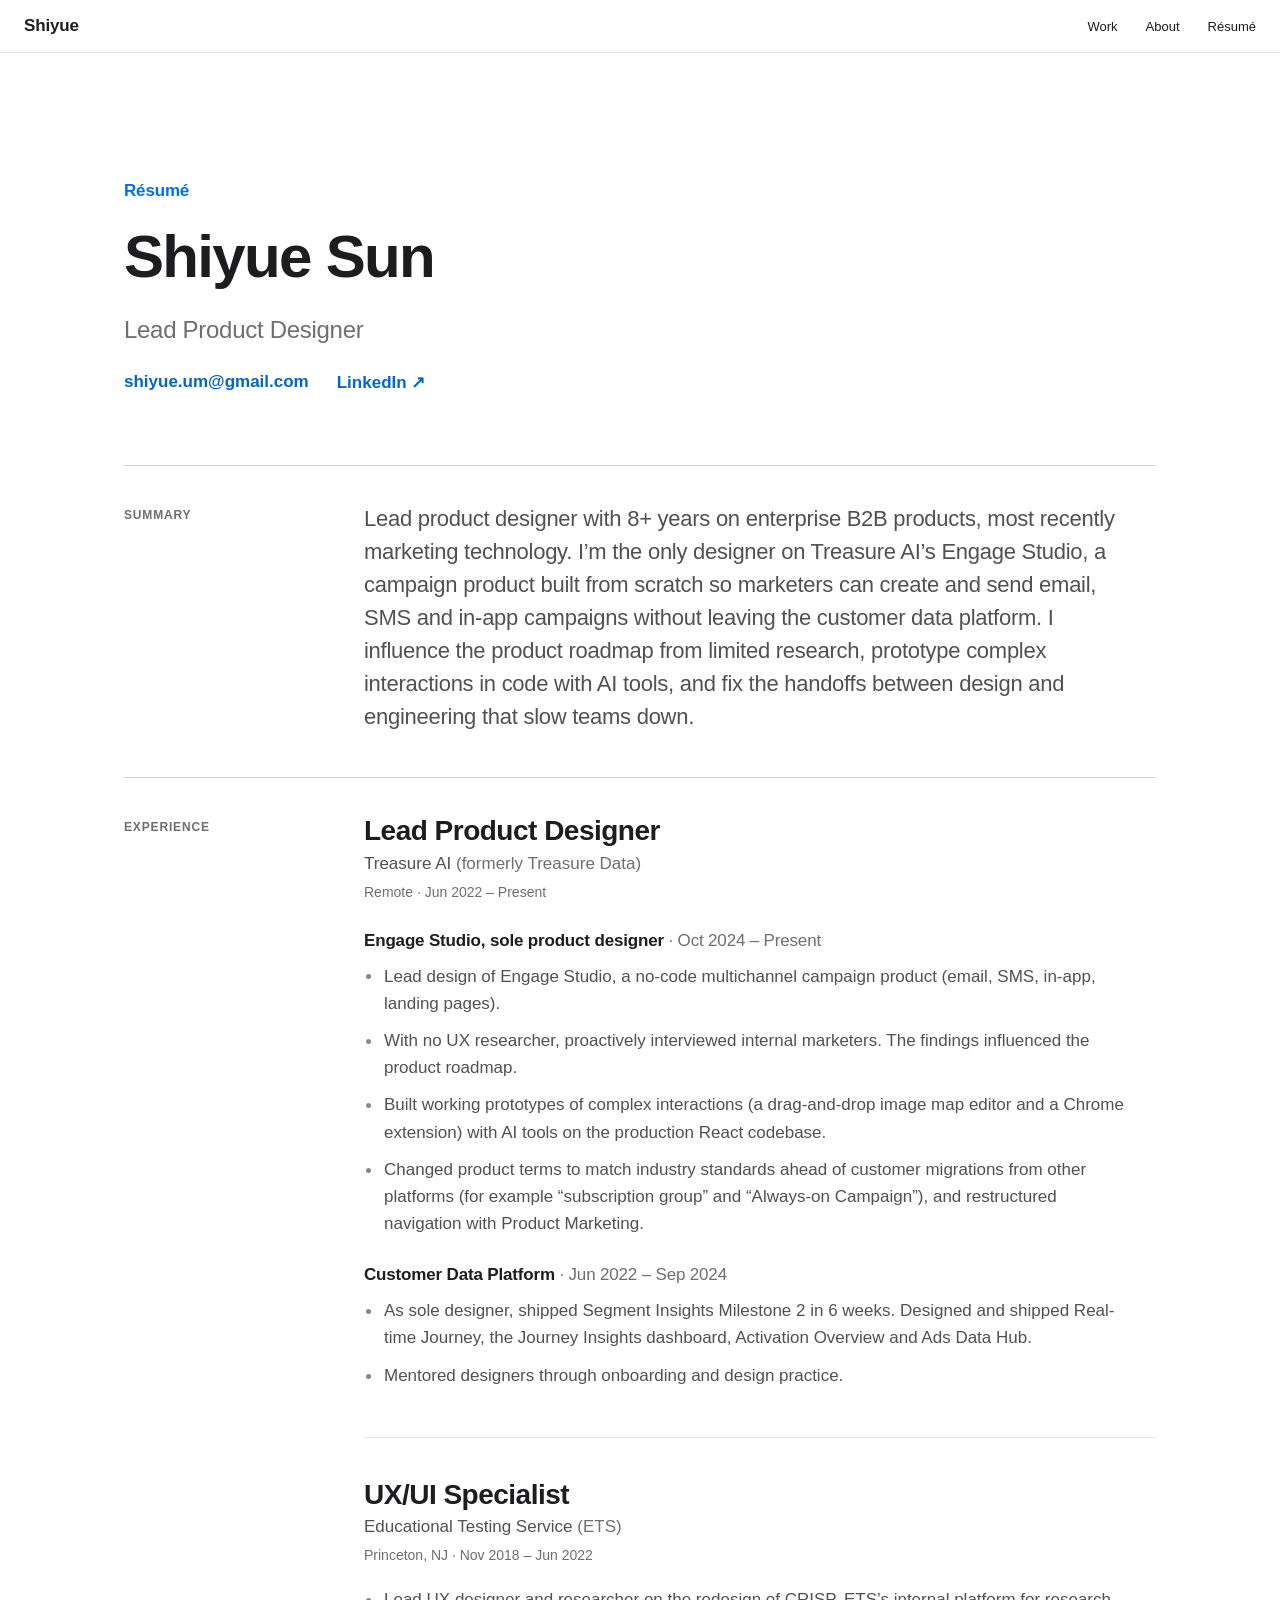
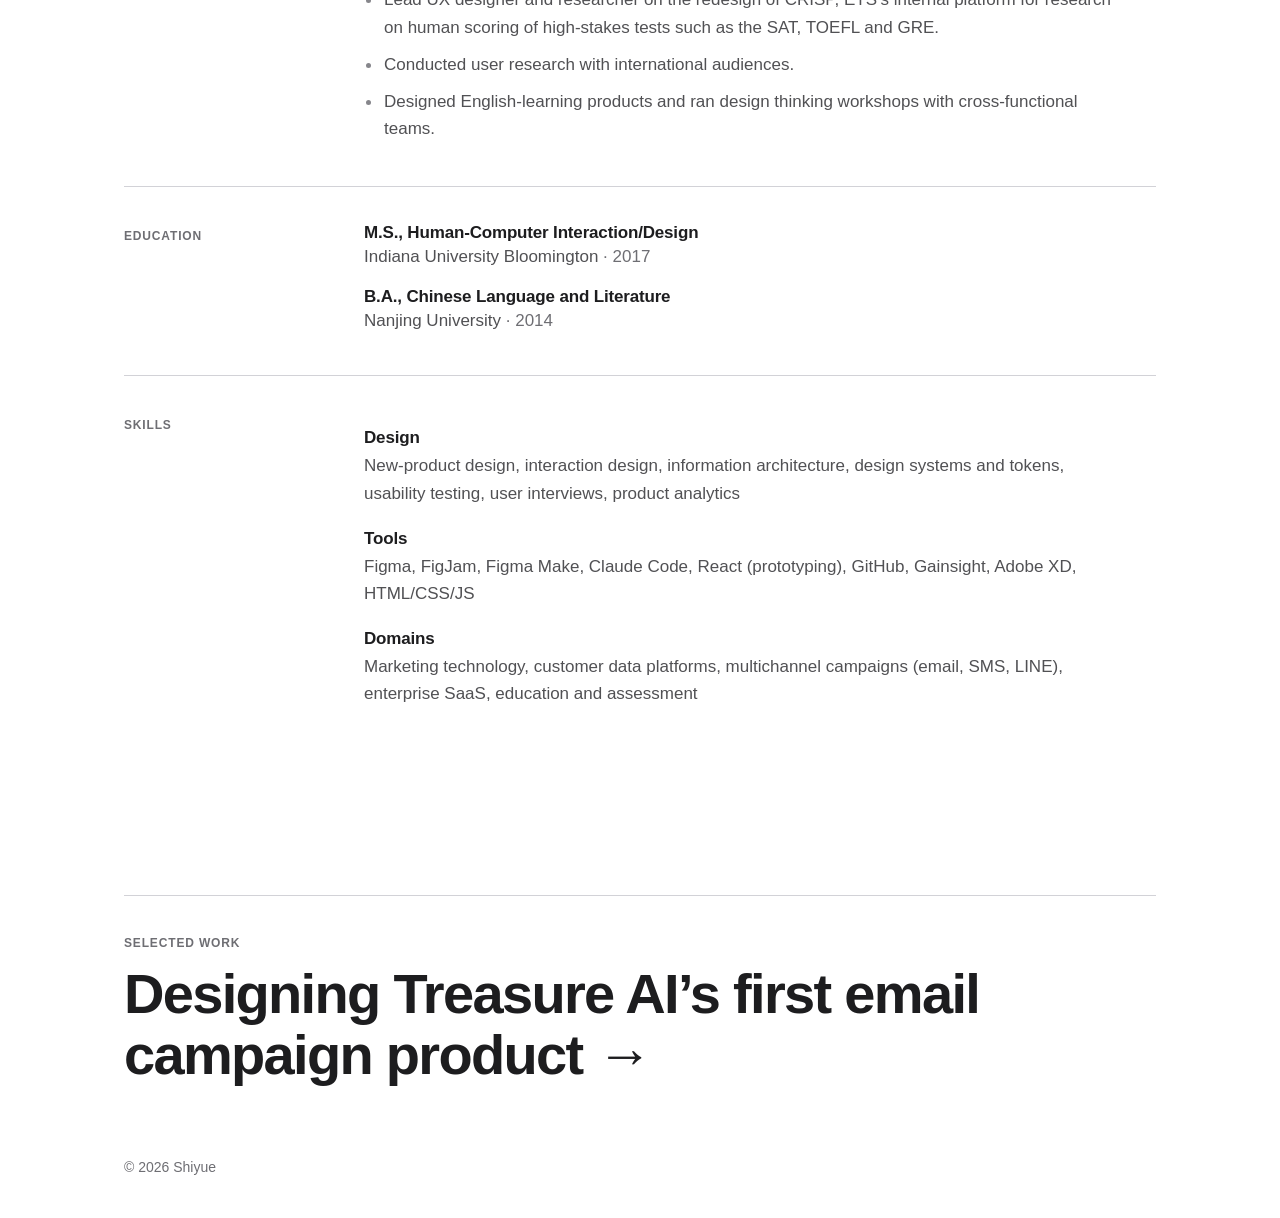
<file: resume.html>
<!doctype html>
<html lang="en">
<head>
<meta charset="utf-8">
<meta name="viewport" content="width=device-width, initial-scale=1">
<title>Résumé · Shiyue</title>
<meta name="description" content="Résumé of Shiyue Sun, lead product designer with 8+ years on enterprise B2B products, most recently marketing technology.">
<meta name="author" content="Shiyue">
<meta name="theme-color" content="#ffffff">

<meta property="og:type" content="profile">
<meta property="og:title" content="Résumé · Shiyue">
<meta property="og:description" content="Lead product designer with 8+ years on enterprise B2B products, most recently marketing technology.">

<link rel="icon" href="data:image/svg+xml,%3Csvg xmlns='http://www.w3.org/2000/svg' viewBox='0 0 32 32'%3E%3Crect width='32' height='32' rx='8' fill='%231D1D1F'/%3E%3Ctext x='16' y='22.5' font-family='-apple-system,Helvetica,sans-serif' font-size='18' font-weight='700' fill='white' text-anchor='middle'%3ES%3C/text%3E%3C/svg%3E">
<link rel="stylesheet" href="assets/css/case-study.css?v=2">
<link rel="stylesheet" href="assets/css/resume.css">
<script>document.documentElement.classList.add('js');</script>
</head>
<body>

<a class="skip-link" href="#main">Skip to content</a>

<header class="site-header">
  <div class="wide site-header__inner">
    <a class="site-header__brand" href="index.html">Shiyue</a>
    <nav class="site-header__nav" aria-label="Primary">
      <a href="index.html">Work</a>
      <a href="about.html">About</a>
      <a href="resume.html" aria-current="page">Résumé</a>
    </nav>
  </div>
</header>

<main id="main">

<!-- ============ 1 · INTRO ============ -->
<section class="resume" aria-labelledby="title">
  <div class="wrap resume__intro">
    <p class="eyebrow">Résumé</p>
    <h1 class="h2" id="title">Shiyue Sun</h1>
    <p class="lede">Lead Product Designer</p>
    <p class="resume__contact">
      <a href="mailto:shiyue.um@gmail.com">shiyue.um@gmail.com</a>
      <a href="https://www.linkedin.com/in/shiyue-sun-bb1b2010b/" target="_blank" rel="noopener">LinkedIn ↗</a>
    </p>
  </div>

  <div class="wrap mt-lg">
    <div class="resume__sections">

      <!-- Summary -->
      <section class="resume__sec reveal" aria-labelledby="sec-summary">
        <h2 class="label" id="sec-summary">Summary</h2>
        <p class="resume__summary">Lead product designer with 8+ years on enterprise B2B products, most recently marketing technology. I’m the only designer on Treasure AI’s Engage Studio, a campaign product built from scratch so marketers can create and send email, SMS and in-app campaigns without leaving the customer data platform. I influence the product roadmap from limited research, prototype complex interactions in code with AI tools, and fix the handoffs between design and engineering that slow teams down.</p>
      </section>

      <!-- Experience -->
      <section class="resume__sec reveal" aria-labelledby="sec-experience">
        <h2 class="label" id="sec-experience">Experience</h2>
        <div>
          <article class="job">
            <div class="job__head">
              <h3 class="h3">Lead Product Designer</h3>
              <p class="job__company">Treasure AI <span>(formerly Treasure Data)</span></p>
              <p class="cap job__meta">Remote · Jun 2022 – Present</p>
            </div>

            <div class="team">
              <h4 class="team__name">Engage Studio, sole product designer <span class="team__dates">Oct 2024 – Present</span></h4>
              <ul class="points">
                <li>Lead design of Engage Studio, a no-code multichannel campaign product (email, SMS, in-app, landing pages).</li>
                <li>With no UX researcher, proactively interviewed internal marketers. The findings influenced the product roadmap.</li>
                <li>Built working prototypes of complex interactions (a drag-and-drop image map editor and a Chrome extension) with AI tools on the production React codebase.</li>
                <li>Changed product terms to match industry standards ahead of customer migrations from other platforms (for example “subscription group” and “Always-on Campaign”), and restructured navigation with Product Marketing.</li>
              </ul>
            </div>

            <div class="team">
              <h4 class="team__name">Customer Data Platform <span class="team__dates">Jun 2022 – Sep 2024</span></h4>
              <ul class="points">
                <li>As sole designer, shipped Segment Insights Milestone 2 in 6 weeks. Designed and shipped Real-time Journey, the Journey Insights dashboard, Activation Overview and Ads Data Hub.</li>
                <li>Mentored designers through onboarding and design practice.</li>
              </ul>
            </div>
          </article>

          <article class="job">
            <div class="job__head">
              <h3 class="h3">UX/UI Specialist</h3>
              <p class="job__company">Educational Testing Service <span>(ETS)</span></p>
              <p class="cap job__meta">Princeton, NJ · Nov 2018 – Jun 2022</p>
            </div>
            <ul class="points">
              <li>Lead UX designer and researcher on the redesign of CRISP, ETS’s internal platform for research on human scoring of high-stakes tests such as the SAT, TOEFL and GRE.</li>
              <li>Conducted user research with international audiences.</li>
              <li>Designed English-learning products and ran design thinking workshops with cross-functional teams.</li>
            </ul>
          </article>
        </div>
      </section>

      <!-- Education -->
      <section class="resume__sec reveal" aria-labelledby="sec-education">
        <h2 class="label" id="sec-education">Education</h2>
        <ul class="degrees">
          <li class="degree">
            <p class="degree__title">M.S., Human-Computer Interaction/Design</p>
            <p class="degree__school">Indiana University Bloomington <span>· 2017</span></p>
          </li>
          <li class="degree">
            <p class="degree__title">B.A., Chinese Language and Literature</p>
            <p class="degree__school">Nanjing University <span>· 2014</span></p>
          </li>
        </ul>
      </section>

      <!-- Skills -->
      <section class="resume__sec reveal" aria-labelledby="sec-skills">
        <h2 class="label" id="sec-skills">Skills</h2>
        <dl class="skills">
          <div>
            <dt>Design</dt>
            <dd>New-product design, interaction design, information architecture, design systems and tokens, usability testing, user interviews, product analytics</dd>
          </div>
          <div>
            <dt>Tools</dt>
            <dd>Figma, FigJam, Figma Make, Claude Code, React (prototyping), GitHub, Gainsight, Adobe XD, HTML/CSS/JS</dd>
          </div>
          <div>
            <dt>Domains</dt>
            <dd>Marketing technology, customer data platforms, multichannel campaigns (email, SMS, LINE), enterprise SaaS, education and assessment</dd>
          </div>
        </dl>
      </section>

    </div>
  </div>
</section>

</main>

<footer class="site-footer">
  <div class="wrap">
    <div class="next">
      <p class="label">Selected work</p>
      <a href="email-mvp-case-study.html">Designing Treasure AI’s first email campaign product →</a>
    </div>
    <p class="cap">© 2026 Shiyue</p>
  </div>
</footer>

<script src="assets/js/case-study.js?v=2" defer></script>
</body>
</html>
</file>
<file: assets/css/case-study.css>
/* Case study styles · Shiyue portfolio */

:root {
  --ink: #1D1D1F;
  --ink-2: #515154;
  --muted: #6E6E73;
  --faint: #86868B;
  --line: #D2D2D7;
  --line-soft: #E5E5EA;
  --bg: #FFFFFF;
  --bg-alt: #F5F5F7;
  --bg-tint: #E8F0FB;
  --accent: #0071E3;
  --link: #0066CC;
  --link-hover: #004C99;

  --font: -apple-system, BlinkMacSystemFont, "SF Pro Text", "SF Pro Display", "Helvetica Neue", Helvetica, Arial, sans-serif;
  --radius-sm: 12px;
  --radius: 22px;
  --radius-lg: 28px;
  --shadow-shot: 0 1px 2px rgba(0, 0, 0, .04), 0 18px 48px rgba(0, 0, 0, .08);
  --shadow-hero: 0 2px 4px rgba(0, 0, 0, .04), 0 40px 90px rgba(0, 0, 0, .12);
  --header-h: 52px;
}

*, *::before, *::after { box-sizing: border-box; }

html { scroll-behavior: smooth; scroll-padding-top: calc(var(--header-h) + 16px); }
@media (prefers-reduced-motion: reduce) { html { scroll-behavior: auto; } }

body {
  margin: 0;
  background: var(--bg);
  color: var(--ink);
  font-family: var(--font);
  -webkit-font-smoothing: antialiased;
  text-rendering: optimizeLegibility;
}

img { display: block; max-width: 100%; height: auto; }
p, h1, h2, h3, h4, ul, ol, figure, blockquote { margin: 0; }
ul, ol { padding: 0; list-style: none; }

a { color: var(--link); text-decoration: none; }
a:hover { color: var(--link-hover); text-decoration: underline; }
:focus-visible { outline: 3px solid var(--accent); outline-offset: 3px; border-radius: 4px; }

.skip-link {
  position: absolute; left: 16px; top: -48px; z-index: 100;
  background: var(--ink); color: #fff; padding: 10px 16px; border-radius: 8px; font-size: 14px;
}
.skip-link:focus { top: 12px; color: #fff; text-decoration: none; }

/* Layout */
.wrap { max-width: 1080px; margin: 0 auto; padding: 0 24px; }
.wide { max-width: 1400px; margin: 0 auto; padding: 0 24px; }
.wide--xl { max-width: 1720px; }
.sec { padding: clamp(88px, 11vw, 160px) 0; }
.sec--alt { background: var(--bg-alt); }
.sec--tint { background: var(--bg-tint); }
.stack { display: flex; flex-direction: column; gap: 28px; }
.stack-sm { display: flex; flex-direction: column; gap: 10px; }
.grid { display: grid; gap: 40px; grid-template-columns: repeat(auto-fit, minmax(min(100%, 280px), 1fr)); }
.mt-xl { margin-top: clamp(72px, 9vw, 112px); }
.mt-lg { margin-top: clamp(48px, 6vw, 72px); }
.mt-md { margin-top: 40px; }

/* Type */
.eyebrow { font-size: 17px; font-weight: 600; letter-spacing: -.01em; color: var(--accent); }
.h1 { font-size: clamp(40px, 6.4vw, 80px); line-height: 1.04; font-weight: 700; letter-spacing: -.035em; }
.h2 { font-size: clamp(34px, 5.2vw, 60px); line-height: 1.07; font-weight: 700; letter-spacing: -.028em; max-width: 900px; }
.h3 { font-size: clamp(22px, 2.2vw, 28px); line-height: 1.2; font-weight: 700; letter-spacing: -.018em; }
.h4 { font-size: 19px; line-height: 1.3; font-weight: 700; letter-spacing: -.01em; }
.lede { font-size: clamp(19px, 1.9vw, 24px); line-height: 1.45; color: var(--muted); font-weight: 500; letter-spacing: -.012em; max-width: 820px; }
.body { font-size: 17px; line-height: 1.6; }
.body + .body { margin-top: 1em; }
.cap { font-size: 14px; line-height: 1.5; color: var(--muted); }
.label { font-size: 12px; font-weight: 600; letter-spacing: .07em; text-transform: uppercase; color: var(--muted); }
.label--accent { color: var(--accent); }
.measure { max-width: 760px; }

/* Header */
.site-header {
  position: sticky; top: 0; z-index: 50;
  background: rgba(255, 255, 255, .82);
  -webkit-backdrop-filter: saturate(180%) blur(20px);
  backdrop-filter: saturate(180%) blur(20px);
  border-bottom: 1px solid var(--line-soft);
}
.site-header__inner { height: var(--header-h); display: flex; align-items: center; justify-content: space-between; gap: 16px; }
.site-header__brand { font-size: 17px; font-weight: 700; letter-spacing: -.01em; color: var(--ink); }
.site-header__nav { display: flex; gap: 28px; font-size: 13px; }
.site-header__nav a, .site-header__brand:hover { color: var(--ink); }
.progress { position: absolute; left: 0; bottom: -1px; height: 2px; width: 100%; background: var(--accent); transform-origin: 0 50%; transform: scaleX(0); }

/* Hero */
.hero { padding: clamp(72px, 10vw, 140px) 0 0; text-align: center; }
.hero__intro { display: flex; flex-direction: column; align-items: center; gap: 24px; }
.hero__intro .h1 { max-width: 980px; }
.hero__intro .lede { max-width: 720px; }

.summary { margin-top: 64px; text-align: left; border-top: 1px solid var(--line); padding-top: 28px; }
.summary__meta { display: grid; gap: 32px; grid-template-columns: repeat(auto-fit, minmax(min(100%, 200px), 1fr)); }
.summary__results {
  margin-top: 36px; padding: 28px 32px; border-radius: var(--radius);
  background: var(--bg-alt);
  display: grid; gap: 24px; grid-template-columns: repeat(3, minmax(0, 1fr));
}
.summary__stat { display: flex; flex-direction: column; gap: 4px; }
.summary__num { font-size: 32px; font-weight: 700; letter-spacing: -.03em; line-height: 1.1; }
.summary__results .label { grid-column: 1 / -1; }
@media (max-width: 720px) { .summary__results { grid-template-columns: minmax(0, 1fr); } }

.hero__visual {
  margin-top: 72px;
  padding-bottom: clamp(72px, 9vw, 120px);
  background: linear-gradient(var(--bg) 0, var(--bg) 34%, var(--bg-alt) 34%, var(--bg-alt) 100%);
}

/* Screenshots */
.shot { display: flex; flex-direction: column; gap: 16px; }
.shot__frame {
  position: relative; display: block; width: 100%; padding: 0; margin: 0;
  border: 1px solid rgba(0, 0, 0, .08); border-radius: var(--radius-sm); overflow: hidden;
  background: #fff; box-shadow: var(--shadow-shot); cursor: zoom-in; font: inherit;
}
.shot--hero .shot__frame { border-radius: 18px; box-shadow: var(--shadow-hero); }
.shot__frame img { width: 100%; transition: transform .5s cubic-bezier(.2, .7, .2, 1); }
.shot__frame:hover img { transform: scale(1.01); }
.shot__frame::after {
  content: ""; position: absolute; right: 14px; bottom: 14px; width: 36px; height: 36px; border-radius: 50%;
  background: rgba(29, 29, 31, .72) url("data:image/svg+xml,%3Csvg xmlns='http://www.w3.org/2000/svg' viewBox='0 0 24 24' fill='none' stroke='white' stroke-width='2' stroke-linecap='round'%3E%3Ccircle cx='11' cy='11' r='6'/%3E%3Cpath d='M20 20l-4.5-4.5M11 8.5v5M8.5 11h5'/%3E%3C/svg%3E") center / 18px no-repeat;
  opacity: 0; transition: opacity .2s;
}
.shot__frame:hover::after, .shot__frame:focus-visible::after { opacity: 1; }
.shot figcaption { max-width: 760px; }
.shot--hero figcaption { text-align: center; margin: 0 auto; }
.shot__tag { display: inline-block; margin-right: 8px; font-size: 12px; font-weight: 600; letter-spacing: .07em; text-transform: uppercase; color: var(--ink); }
.shot__tag--accent { color: var(--accent); }
.shot--chosen .shot__frame { outline: 2px solid var(--accent); outline-offset: 4px; }

/* Hero carousel: slides share one grid cell and cross-fade, so the hero shadow is never clipped */
.carousel__track { display: grid; gap: 40px; border-radius: 18px; touch-action: pan-y; }
.carousel__track:focus-visible { outline: 2px solid var(--accent); outline-offset: 6px; }
.js .carousel__track { gap: 0; }
.js .carousel__slide { grid-area: 1 / 1; opacity: 0; visibility: hidden; transition: opacity .45s ease, visibility 0s linear .45s; }
.js .carousel__slide.is-active { opacity: 1; visibility: visible; transition: opacity .45s ease; }
.carousel__controls { display: none; }
.js .carousel__controls { display: flex; align-items: center; justify-content: center; gap: 12px; margin-top: 8px; }
.carousel__thumbs { position: relative; min-width: 0; display: flex; gap: 12px; overflow-x: auto; scrollbar-width: none; padding: 4px; }
.carousel__thumbs::-webkit-scrollbar { display: none; }
.carousel__thumb {
  flex: 0 0 auto; width: 148px; display: flex; flex-direction: column; gap: 8px; padding: 0;
  border: 0; background: none; font: inherit; cursor: pointer; text-align: center;
}
.carousel__thumb img {
  width: 100%; aspect-ratio: 16 / 9; object-fit: cover; border-radius: 8px;
  border: 1px solid rgba(0, 0, 0, .08); background: #fff; opacity: .55; transition: opacity .2s, box-shadow .2s;
}
.carousel__thumb span { font-size: 13px; line-height: 1.3; color: var(--muted); transition: color .2s; }
.carousel__thumb:hover img { opacity: .85; }
.carousel__thumb[aria-current="true"] img { opacity: 1; box-shadow: 0 0 0 2px var(--accent); }
.carousel__thumb[aria-current="true"] span { color: var(--ink); font-weight: 600; }
.carousel__thumb:focus-visible { outline: none; }
.carousel__thumb:focus-visible img { box-shadow: 0 0 0 2px var(--bg-alt), 0 0 0 4px var(--accent); }
.carousel__arrow {
  flex: 0 0 auto; width: 40px; height: 40px; border-radius: 50%; border: 1px solid var(--line); cursor: pointer;
  background: var(--bg); color: var(--ink); font-size: 24px; line-height: 1; padding-bottom: 3px; transition: background .2s;
}
.carousel__arrow:hover { background: var(--line-soft); }
.carousel__arrow:focus-visible { outline: 2px solid var(--accent); outline-offset: 2px; }
@media (max-width: 720px) {
  .carousel__arrow { display: none; }
  .carousel__thumb { width: 112px; }
}

.text-btn {
  display: inline-flex; align-items: center; gap: 6px; margin-top: 8px; padding: 0;
  background: none; border: 0; font: inherit; font-size: 14px; font-weight: 600; color: var(--link); cursor: pointer;
}
.text-btn:hover { color: var(--link-hover); text-decoration: underline; }

/* Placeholder slot (swap for an <img> when the asset is ready) */
.slot {
  width: 100%; border-radius: var(--radius-sm); border: 1.5px dashed #B8B8BE; background: #FBFBFD;
  display: flex; flex-direction: column; align-items: center; justify-content: center; gap: 10px;
  text-align: center; padding: 24px; color: var(--muted); aspect-ratio: 16 / 9;
}
.slot__title { font-size: 16px; font-weight: 600; color: var(--ink); letter-spacing: -.01em; }
.slot__desc { font-size: 14px; line-height: 1.45; max-width: 440px; }

/* Flow (why) */
.flow { display: flex; align-items: stretch; gap: 16px; }
.flow__step {
  flex: 1 1 0; background: var(--bg-alt); border-radius: var(--radius); padding: 32px;
  display: flex; flex-direction: column; gap: 14px;
}
.flow__step--gap { background: var(--bg); border: 2px solid var(--accent); padding: 30px; }
.flow__arrow { flex: 0 0 auto; display: flex; align-items: center; justify-content: center; color: var(--faint); }
@media (max-width: 760px) {
  .flow { flex-direction: column; }
  .flow__arrow svg { transform: rotate(90deg); }
}

/* Numbered list (constraints) */
.numbered { display: grid; gap: 28px; grid-template-columns: repeat(auto-fit, minmax(min(100%, 180px), 1fr)); counter-reset: n; }
.numbered li { display: flex; flex-direction: column; gap: 8px; border-top: 1px solid var(--line); padding-top: 18px; counter-increment: n; }
.numbered__head { display: flex; align-items: center; justify-content: space-between; margin-bottom: 8px; }
.numbered__head::after { content: counter(n, decimal-leading-zero); font-size: 15px; font-weight: 700; color: var(--accent); }
.numbered strong { font-size: 17px; }

/* Icon tile (constraints, findings) */
.icon-tile {
  flex: 0 0 auto; display: inline-flex; align-items: center; justify-content: center;
  width: 44px; height: 44px; border-radius: 12px; background: var(--bg-tint); color: var(--accent);
}
.icon-tile svg { width: 22px; height: 22px; fill: none; stroke: currentColor; stroke-width: 1.75; stroke-linecap: round; stroke-linejoin: round; }

/* Research participants */
.people { display: grid; gap: 16px; grid-template-columns: repeat(auto-fit, minmax(min(100%, 240px), 1fr)); }
.person { background: var(--bg); border-radius: var(--radius); padding: 28px; display: flex; flex-direction: column; gap: 8px; }
.person__head { display: flex; align-items: center; justify-content: space-between; gap: 12px; }
.person__count { font-size: 40px; font-weight: 700; letter-spacing: -.03em; line-height: 1; }
.person__tag { padding: 4px 10px; border-radius: 999px; background: var(--bg-tint); color: var(--accent); font-size: 12px; font-weight: 600; }

.callout {
  background: var(--bg); border-left: 4px solid var(--accent); border-radius: 0 var(--radius-sm) var(--radius-sm) 0;
  padding: 24px 28px; display: flex; flex-direction: column; gap: 8px; max-width: 860px;
}

/* Findings table */
.findings-group { display: flex; flex-direction: column; gap: 20px; }
.findings { width: 100%; border-collapse: collapse; text-align: left; }
.findings th { padding: 0 24px 14px 0; vertical-align: bottom; }
.findings td { padding: 26px 24px 26px 0; border-top: 1px solid var(--line); vertical-align: top; font-size: 17px; line-height: 1.6; width: 33.333%; }
.findings tr:last-child td { border-bottom: 1px solid var(--line); }
.findings td:first-child { font-weight: 600; }
.findings td:last-child { color: var(--muted); padding-right: 0; }
.findings__icon { display: flex; margin-bottom: 14px; background: var(--bg); }
/* Line decision and result up with the finding text, below its icon */
@media (min-width: 761px) { .findings td:not(:first-child) { padding-top: 84px; } }
@media (max-width: 760px) {
  .findings thead { position: absolute; width: 1px; height: 1px; overflow: hidden; clip: rect(0 0 0 0); }
  .findings tr { display: block; border-top: 1px solid var(--line); padding: 22px 0; }
  .findings tr:last-child { border-bottom: 1px solid var(--line); }
  .findings td { display: block; width: auto; border: 0 !important; padding: 0 0 14px; }
  .findings td:last-child { padding-bottom: 0; }
  .findings td::before { content: attr(data-label); display: block; margin-bottom: 4px; font-size: 12px; font-weight: 600; letter-spacing: .07em; text-transform: uppercase; color: var(--muted); }
}

/* Deep dive */
.topic { padding-top: clamp(64px, 8vw, 96px); }
.topic + .topic { margin-top: clamp(64px, 8vw, 96px); border-top: 1px solid var(--line); }
.topic__head { display: flex; flex-direction: column; gap: 16px; }
.topic__num { font-size: 15px; font-weight: 700; color: var(--accent); }

.reasons { display: grid; gap: 16px; grid-template-columns: repeat(auto-fit, minmax(min(100%, 300px), 1fr)); }
.reason { background: var(--bg-alt); border-radius: var(--radius); padding: 32px; display: flex; flex-direction: column; gap: 10px; }

.compare { display: grid; gap: 32px; grid-template-columns: repeat(2, minmax(0, 1fr)); align-items: start; }
/* Match the before/after pair so captions line up */
.compare .shot__frame img { aspect-ratio: 16 / 8.5; object-fit: cover; object-position: center top; }
.explore { display: grid; gap: 24px; grid-template-columns: repeat(3, minmax(0, 1fr)); align-items: start; }
@media (max-width: 900px) {
  .compare, .explore { grid-template-columns: minmax(0, 1fr); gap: 48px; }
}

.compare--natural .shot__frame img { aspect-ratio: auto; }

/* Navigation evolution */
.nav-evo { background: var(--bg); border-radius: var(--radius-lg); padding: clamp(24px, 4vw, 48px); display: flex; flex-direction: column; gap: 28px; }
.nav-evo__legend { display: flex; gap: 16px; flex-wrap: wrap; }
.nav-evo__mark { display: inline-flex; align-items: center; gap: 6px; }
.nav-evo__mark::before { content: ""; width: 10px; height: 10px; border-radius: 3px; }
.nav-evo__mark--new::before { background: var(--accent); }
.nav-evo__mark--renamed::before { border: 2px solid var(--accent); }
.nav-evo__mark--planned::before { border: 1.5px dashed var(--faint); }
.nav-evo__tree { display: flex; flex-direction: column; gap: 14px; font-size: 14px; line-height: 1.35; }
.nav-evo__header { padding: 8px 10px; border-radius: 8px; background: var(--bg-alt); font-weight: 600; }
.nav-evo__note { display: block; font-weight: 400; color: var(--muted); font-size: 12px; margin-top: 2px; }
.nav-evo__group { font-size: 11px; font-weight: 600; letter-spacing: .07em; text-transform: uppercase; color: var(--muted); }
.nav-evo__group ul { display: flex; flex-direction: column; gap: 4px; margin-top: 6px; }
.nav-evo__group li { font-size: 14px; font-weight: 500; letter-spacing: 0; text-transform: none; color: var(--ink); padding: 5px 10px; border-radius: 6px; border: 1.5px solid transparent; }
.nav-evo .is-new { background: var(--accent); color: #fff; }
.nav-evo .is-renamed { border: 1.5px solid var(--accent); color: var(--accent); }
.nav-evo .is-planned { border: 1.5px dashed var(--line); color: var(--faint); }
.nav-evo__group > span { display: inline-block; padding: 3px 8px; margin-left: -8px; border-radius: 6px; }
.nav-evo__group > .is-new { color: #fff; }
.nav-evo__header.is-new .nav-evo__note { color: rgba(255, 255, 255, .8); }

.stage { padding-top: clamp(64px, 8vw, 96px); display: flex; flex-direction: column; gap: 14px; }

/* Horizontal timeline (navigation evolution, shipped features); vertical on narrow screens */
.tl { --tl-gap: clamp(24px, 3.2vw, 56px); --tl-bg: var(--bg); position: relative; display: grid; gap: var(--tl-gap); grid-template-columns: repeat(4, minmax(0, 1fr)); }
.tl__item { position: relative; display: flex; flex-direction: column; gap: 10px; padding-top: 38px; }
.tl__item::before { content: ""; position: absolute; top: 9px; left: 0; right: calc(var(--tl-gap) * -1); height: 2px; background: var(--ink); }
.tl__item::after { content: ""; position: absolute; top: 3px; left: 0; width: 14px; height: 14px; border-radius: 50%; background: var(--ink); box-shadow: 0 0 0 4px var(--tl-bg); }
.tl__item:last-child::before { right: 0; background: var(--accent); }
.tl__item:last-child::after { background: var(--accent); }
.tl::after { content: ""; position: absolute; top: 4px; right: -2px; border-left: 10px solid var(--accent); border-top: 6px solid transparent; border-bottom: 6px solid transparent; }
.tl__date { font-size: 19px; font-weight: 700; letter-spacing: -.01em; }
.tl__item:last-child .tl__date { color: var(--accent); }
.tl__gap {
  position: absolute; top: 0; left: calc(50% + var(--tl-gap) / 2); transform: translateX(-50%); z-index: 1;
  padding: 2px 10px; border: 1px solid var(--line); border-radius: 999px; background: var(--tl-bg);
  font-size: 12px; font-weight: 600; line-height: 1.25; color: var(--muted); white-space: nowrap;
}
.tl .nav-evo__tree { margin-top: 6px; }
@media (max-width: 900px) {
  .tl { grid-template-columns: minmax(0, 1fr); --tl-gap: 32px; }
  .tl::after { display: none; }
  .tl__item { padding: 0 0 0 32px; }
  .tl__item::before { top: 6px; bottom: calc(var(--tl-gap) * -1); left: 6px; right: auto; width: 2px; height: auto; }
  .tl__item:last-child::before { right: auto; bottom: 0; }
  .tl__item::after { top: 4px; }
  .tl__gap { position: static; transform: none; align-self: flex-start; margin-top: 12px; }
}

/* Email list iteration: steps joined by the feedback that drove them */
.iter { display: flex; flex-direction: column; }
.iter__step { display: flex; flex-direction: column; gap: 24px; }
.iter__head { display: flex; flex-direction: column; gap: 8px; }
.iter__bridge { display: flex; flex-direction: column; align-items: center; gap: 12px; padding: 40px 0; color: var(--accent); text-align: center; }
.iter__note { max-width: 640px; padding: 20px 28px; border-radius: var(--radius); background: var(--bg-tint); color: var(--ink); display: flex; flex-direction: column; gap: 8px; }

/* Strips: the same top slice of each screen, with the difference marked */
.strips { display: flex; flex-direction: column; gap: 40px; }
.strip { aspect-ratio: 10 / 1; }
.strip__canvas { position: absolute; top: 0; left: 0; width: 100%; display: block; }
.shot__frame.strip:hover img { transform: none; }
.strip__mark { position: absolute; border: 2px solid var(--accent); border-radius: 10px; box-shadow: 0 0 0 4px rgba(0, 113, 227, .16); }
.strip__mark--empty { border: 2px dashed var(--faint); box-shadow: none; }
.strip__note { position: absolute; top: 50%; transform: translateY(-50%); padding: 3px 9px; border-radius: 999px; background: var(--accent); color: #fff; font-size: 12px; font-weight: 600; line-height: 1.3; white-space: nowrap; }
.strip__note--top { top: auto; bottom: calc(100% + 8px); right: 0; transform: none; }
.strip__note--left { right: calc(100% + 10px); }
.strip__mark--empty .strip__note { background: var(--ink-2); }
@media (max-width: 760px) {
  .strip { aspect-ratio: 16 / 5; }
  .strip__canvas { width: 220%; left: var(--strip-x, 0); }
}

/* Process (problem / change / result) */
.pcr { display: grid; gap: 40px; grid-template-columns: repeat(auto-fit, minmax(min(100%, 260px), 1fr)); }
.pcr__item { display: flex; flex-direction: column; gap: 12px; }
.pcr__date { font-weight: 600; }

.chart { background: var(--bg); border-radius: var(--radius-lg); padding: clamp(24px, 4vw, 48px); display: flex; flex-direction: column; gap: 28px; }
.chart--alt { background: var(--bg-alt); }
.chart--alt .track { background: var(--bg); }
.chart__head { display: flex; justify-content: space-between; align-items: baseline; gap: 12px; flex-wrap: wrap; }
.chart__group { display: flex; flex-direction: column; gap: 10px; }
.track { position: relative; height: 40px; background: var(--bg-alt); border-radius: 10px; }
.bar {
  position: absolute; top: 6px; height: 28px; border-radius: 7px; font-size: 12px; font-weight: 600;
  display: flex; align-items: center; padding: 0 12px; white-space: nowrap; overflow: hidden;
}
.bar--design-before { left: 0; width: 42%; background: var(--line-soft); color: var(--ink); }
.bar--eng-before { left: 8%; width: 74%; background: var(--ink); color: #fff; }
.bar--piece { background: var(--accent); color: #fff; }
.bar--iterate { background: var(--bg-tint); color: var(--accent); box-shadow: inset 0 0 0 1.5px var(--accent); }
.bar--build { background: var(--ink); color: #fff; }
@media (max-width: 560px) { .bar__long { display: none; } }
.chart__axis { display: grid; grid-template-columns: repeat(12, minmax(0, 1fr)); font-size: 11px; color: var(--muted); border-top: 1px solid var(--line-soft); padding-top: 8px; }
@media (max-width: 560px) { .chart__axis span:nth-child(even) { visibility: hidden; } }

/* Shipped features: one column per month, one block per feature */
.ship__chart { display: flex; flex-direction: column; gap: 10px; }
.ship__months { display: grid; grid-template-columns: repeat(24, minmax(0, 1fr)); gap: 2px; height: 64px; }
.ship__month { display: flex; flex-direction: column-reverse; gap: 2px; padding: 2px; border-radius: 4px; background: var(--bg); }
.ship__month--shift { background: var(--bg-tint); }
.ship__block { flex: 0 0 28px; border-radius: 3px; background: var(--ink); }
.ship__month--after .ship__block { background: var(--accent); }
.ship__axis { display: grid; grid-template-columns: repeat(24, minmax(0, 1fr)); gap: 2px; font-size: 12px; font-weight: 600; color: var(--muted); }
.ship__span { padding-top: 6px; border-top: 2px solid var(--ink); white-space: nowrap; }
.ship__span--before { grid-column: 1 / span 9; }
.ship__span--shift { grid-column: 10 / span 2; border-top-color: var(--line); }
.ship__span--after { grid-column: 12 / span 13; border-top-color: var(--accent); }
.ship__phases { display: grid; gap: 40px; grid-template-columns: 9fr 13fr; }
.ship__phase { display: flex; flex-direction: column; gap: 8px; min-width: 0; }
.ship__stat { font-size: clamp(28px, 3vw, 36px); font-weight: 700; letter-spacing: -.03em; line-height: 1.1; }
.ship__list { display: flex; flex-direction: column; margin-top: 12px; font-size: 15px; line-height: 1.4; }
.ship__list li { display: grid; grid-template-columns: 76px minmax(0, 1fr); gap: 12px; padding: 9px 0; border-top: 1px solid var(--line); }
.ship__date { color: var(--muted); }
@media (max-width: 760px) {
  .ship__phases { grid-template-columns: minmax(0, 1fr); }
  .ship__span--shift { visibility: hidden; }
  .ship__axis { font-size: 11px; }
}

/* Results */
.stats { display: grid; gap: 40px; grid-template-columns: repeat(auto-fit, minmax(min(100%, 240px), 1fr)); }
.stat { display: flex; flex-direction: column; gap: 10px; }
.stat__num { font-size: clamp(56px, 7vw, 88px); font-weight: 700; letter-spacing: -.04em; line-height: 1; }
.stat__num--word { font-size: clamp(36px, 4vw, 48px); line-height: 1; height: clamp(56px, 7vw, 88px); display: flex; align-items: flex-end; padding-bottom: .06em; white-space: nowrap; }
.stat__desc { font-size: 17px; line-height: 1.5; color: var(--ink-2); max-width: 300px; }

.quote { max-width: 900px; }
.quote p { font-size: clamp(24px, 3vw, 36px); line-height: 1.3; font-weight: 600; letter-spacing: -.02em; }
.quote p::before { content: "\201C"; }
.quote p::after { content: "\201D"; }
.quote footer { margin-top: 24px; font-size: 17px; color: var(--ink-2); }

/* Footer */
.site-footer { padding: clamp(88px, 10vw, 140px) 0 40px; }
.next { padding-top: 40px; border-top: 1px solid var(--line); display: flex; flex-direction: column; gap: 14px; }
.next a { font-size: clamp(32px, 4.6vw, 56px); font-weight: 700; letter-spacing: -.03em; line-height: 1.08; color: var(--ink); }
.next a:hover { color: var(--accent); text-decoration: none; }
.site-footer .next + .cap { margin-top: 72px; }
.site-footer .wrap > .cap:first-child { padding-top: 40px; border-top: 1px solid var(--line); }

/* Lightbox */
.lightbox {
  width: 100vw; height: 100vh; max-width: none; max-height: none; margin: 0; padding: 0; border: 0;
  background: rgba(0, 0, 0, .9); color: #fff;
}
.lightbox::backdrop { background: transparent; }
.lightbox[open] { display: flex; flex-direction: column; }
.lightbox__bar { display: flex; align-items: center; justify-content: space-between; gap: 16px; padding: 12px 16px 12px 24px; flex: 0 0 auto; }
.lightbox__caption { font-size: 14px; color: rgba(255, 255, 255, .78); overflow: hidden; text-overflow: ellipsis; white-space: nowrap; }
.lightbox__close {
  flex: 0 0 auto; width: 40px; height: 40px; border-radius: 50%; border: 0; cursor: pointer;
  background: rgba(255, 255, 255, .14); color: #fff; font-size: 22px; line-height: 1;
}
.lightbox__close:hover { background: rgba(255, 255, 255, .24); }
.lightbox__stage { flex: 1 1 auto; overflow: auto; display: flex; padding: 0 24px 24px; }
.lightbox__stage img { margin: auto; max-width: 100%; max-height: 100%; object-fit: contain; border-radius: 8px; cursor: zoom-in; }
.lightbox__stage.is-actual img { max-width: none; max-height: none; cursor: zoom-out; }

/* Reveal on scroll (only when JS is running) */
.js .reveal { opacity: 0; transform: translateY(24px); transition: opacity .8s ease, transform .8s cubic-bezier(.2, .7, .2, 1); }
.js .reveal.is-in { opacity: 1; transform: none; }
@media (prefers-reduced-motion: reduce) {
  .js .reveal { opacity: 1; transform: none; transition: none; }
  .shot__frame img { transition: none; }
  .js .carousel__slide, .js .carousel__slide.is-active { transition: none; }
}

@media (max-width: 560px) {
  .site-header__nav { gap: 18px; }
  .flow__step, .reason { padding: 24px; }
  .summary__results { padding: 24px; }
}
</file>
<file: assets/css/home.css>
/* Home (Work) page styles · Shiyue portfolio. Loads after case-study.css. */

/* Layout: who I am pinned on the left, work scrolls on the right */
.home { display: grid; gap: clamp(40px, 6vw, 96px); grid-template-columns: minmax(0, 5fr) minmax(0, 7fr); padding-top: clamp(56px, 7vw, 96px); align-items: start; }
.home__side { position: sticky; top: calc(var(--header-h) + 48px); display: flex; flex-direction: column; gap: 24px; }
.home__name { display: flex; flex-direction: column; gap: 10px; }
.home__name .h1 { font-size: clamp(44px, 5.4vw, 72px); }
.home__say { display: flex; flex-wrap: wrap; align-items: baseline; gap: 4px 10px; font-size: 17px; line-height: 1.4; color: var(--muted); }
.home__say span + span::before { content: "·"; margin-right: 10px; color: var(--faint); }
.home__say [lang="zh-Hans"] { color: var(--ink-2); }
.home__statement { font-size: clamp(19px, 1.7vw, 22px); line-height: 1.45; letter-spacing: -.012em; color: var(--ink-2); }
.home__facts { display: flex; flex-direction: column; border-top: 1px solid var(--line); }
.home__facts li { display: grid; grid-template-columns: 80px minmax(0, 1fr); gap: 16px; padding: 14px 0; border-bottom: 1px solid var(--line-soft); font-size: 15px; line-height: 1.45; }
.home__facts .label { padding-top: 2px; }
.home__links { display: flex; gap: 24px; font-size: 17px; font-weight: 600; }
.home__work { display: flex; flex-direction: column; gap: clamp(56px, 7vw, 88px); }
@media (max-width: 960px) {
  .home { grid-template-columns: minmax(0, 1fr); }
  .home__side { position: static; }
}

/* Project cards */
.card { display: flex; flex-direction: column; gap: 22px; color: inherit; }
.card:hover { color: inherit; text-decoration: none; }
.card__text { display: flex; flex-direction: column; gap: 10px; }
.card .eyebrow { font-size: 15px; }
.card__cta { margin-top: 6px; font-size: 17px; font-weight: 600; color: var(--link); }
.card:hover .card__cta { color: var(--link-hover); text-decoration: underline; }

.mini-stats { display: flex; flex-wrap: wrap; gap: 12px 32px; margin-top: 6px; }
.mini-stats div { display: flex; flex-direction: column; gap: 2px; }
.mini-stats strong { font-size: 24px; font-weight: 700; letter-spacing: -.025em; line-height: 1.15; }
.mini-stats span { font-size: 13px; line-height: 1.4; color: var(--muted); }

/* Hero visual: a cropped screenshot in a browser window that bleeds off the tile's right and bottom edges */
.browser-tile { position: relative; overflow: hidden; aspect-ratio: 16 / 10.5; border-radius: var(--radius); background: var(--bg-tint); }
.browser {
  position: absolute; left: 7%; top: 9%; width: 165%;
  border-radius: 12px 0 0 0; overflow: hidden; background: #fff;
  box-shadow: 0 1px 2px rgba(0, 0, 0, .06), 0 24px 60px rgba(0, 40, 100, .14);
  transition: transform .6s cubic-bezier(.2, .7, .2, 1);
}
.card:hover .browser { transform: translate(-4px, -6px); }
.browser__bar { display: flex; align-items: center; gap: 16px; height: clamp(26px, 3vw, 40px); padding: 0 clamp(10px, 1.4vw, 18px); background: #F1F1F4; border-bottom: 1px solid #E3E3E8; }
.browser__dots { display: flex; gap: clamp(5px, .6vw, 8px); flex: 0 0 auto; }
.browser__dots i { width: clamp(7px, .8vw, 11px); aspect-ratio: 1; border-radius: 50%; background: #FF5F57; }
.browser__dots i:nth-child(2) { background: #FEBC2E; }
.browser__dots i:nth-child(3) { background: #28C840; }
.browser__url { flex: 0 1 38%; height: 58%; margin-left: 6%; border-radius: 6px; background: #fff; border: 1px solid #E3E3E8; display: flex; align-items: center; padding-left: 8px; }
.browser__url svg { width: clamp(7px, .7vw, 10px); height: auto; color: var(--faint); }
.browser img { width: 100%; height: auto; }

/* Work-in-progress card: not linked yet */
.card--wip { cursor: default; }
.card--wip .h3 { color: var(--ink-2); }
.wip-tile {
  aspect-ratio: 16 / 10.5; border-radius: var(--radius); border: 1.5px dashed #C7C7CC; background: #FBFBFD;
  display: flex; flex-direction: column; align-items: center; justify-content: center; gap: 8px; text-align: center; padding: 24px;
}
.wip-tile p { font-size: 15px; color: var(--muted); }
.tag { align-self: flex-start; display: inline-flex; align-items: center; gap: 6px; padding: 4px 10px; border-radius: 999px; background: var(--bg-alt); font-size: 12px; font-weight: 600; letter-spacing: .04em; text-transform: uppercase; color: var(--ink-2); }
.tag::before { content: ""; width: 6px; height: 6px; border-radius: 50%; background: #FF9F0A; }
.wip-tile .tag { align-self: center; }

@media (prefers-reduced-motion: reduce) {
  .browser { transition: none; }
  .card:hover .browser { transform: none; }
}
</file>
<file: assets/css/about.css>
/* About page styles · Shiyue portfolio. Loads after case-study.css. */

.about { padding: clamp(72px, 10vw, 140px) 0 0; }
.about__intro { display: flex; flex-direction: column; gap: 24px; }
.about__intro .h2 { max-width: 960px; }

.about__story { display: flex; flex-direction: column; gap: 28px; max-width: 820px; }
.about__story p { font-size: clamp(19px, 1.9vw, 24px); line-height: 1.5; letter-spacing: -.012em; color: var(--ink-2); }
.about__story strong { font-weight: 600; color: var(--ink); }
.about__story a { color: var(--link); font-weight: 600; }
.about__story a:hover { color: var(--link-hover); }
.about__more { white-space: nowrap; }

/* Art */
.about__art { display: flex; flex-direction: column; gap: 28px; }
.about__art-lede { font-size: clamp(19px, 1.9vw, 24px); line-height: 1.5; letter-spacing: -.012em; color: var(--ink-2); font-style: italic; }

.art-groups { display: flex; flex-direction: column; gap: clamp(40px, 5vw, 64px); }
.art-group { display: flex; flex-direction: column; gap: 16px; }

/* Justified rows: each tile grows by its aspect ratio (--r = width / height),
   so paintings keep their shape, rows fill the width and order reads left to right. */
.art-grid { --row: 260px; display: flex; flex-wrap: wrap; gap: 8px; }
.art-grid > li { flex: var(--r) 1 calc(var(--r) * var(--row)); }
.art-grid::after { content: ""; flex: 10 1 0; } /* keeps a short last row from stretching */
.art-grid .shot__frame { border-radius: 8px; box-shadow: none; }
.art-grid .shot__frame img { width: 100%; height: auto; }
@media (max-width: 640px) {
  .art-grid { --row: 150px; gap: 6px; }
}
</file>
<file: assets/css/resume.css>
/* Résumé page styles · Shiyue portfolio. Loads after case-study.css. */

.resume { padding: clamp(72px, 10vw, 140px) 0 0; }
.resume__intro { display: flex; flex-direction: column; gap: 24px; }
.resume__contact { display: flex; flex-wrap: wrap; gap: 8px 28px; font-size: 17px; }
.resume__contact a { font-weight: 600; }

/* Sections: label on the left, content on the right */
.resume__sections { display: flex; flex-direction: column; }
.resume__sec {
  display: grid; gap: 16px 40px; grid-template-columns: 200px minmax(0, 1fr);
  border-top: 1px solid var(--line); padding: 36px 0 44px;
}
.resume__sec > .label { padding-top: 6px; }
@media (max-width: 760px) {
  .resume__sec { grid-template-columns: minmax(0, 1fr); padding: 28px 0 36px; }
  .resume__sec > .label { padding-top: 0; }
}

.resume__summary { font-size: clamp(19px, 1.9vw, 22px); line-height: 1.5; letter-spacing: -.012em; color: var(--ink-2); max-width: 760px; }

/* Experience */
.job + .job { margin-top: 48px; padding-top: 40px; border-top: 1px solid var(--line-soft); }
.job__head { display: flex; flex-direction: column; gap: 6px; }
.job__company { font-size: 17px; color: var(--ink-2); }
.job__company span { color: var(--muted); }
.job__meta { margin-top: 2px; }

.team { margin-top: 28px; display: flex; flex-direction: column; gap: 12px; }
.team__name { font-size: 17px; font-weight: 600; letter-spacing: -.01em; }
.team__dates { font-weight: 400; color: var(--muted); }
.team__dates::before { content: "· "; }
@media (max-width: 560px) {
  .team__dates { display: block; margin-top: 2px; font-size: 15px; }
  .team__dates::before { content: none; }
}

.points { display: flex; flex-direction: column; gap: 10px; max-width: 760px; }
.job__head + .points { margin-top: 20px; }
.points li { position: relative; padding-left: 20px; font-size: 17px; line-height: 1.6; color: var(--ink-2); }
.points li::before {
  content: ""; position: absolute; left: 2px; top: .7em;
  width: 5px; height: 5px; border-radius: 50%; background: var(--faint);
}

/* Education */
.degrees { display: flex; flex-direction: column; gap: 20px; }
.degree { display: flex; flex-direction: column; gap: 4px; }
.degree__title { font-size: 17px; font-weight: 600; letter-spacing: -.01em; }
.degree__school { font-size: 17px; color: var(--ink-2); }
.degree__school span { color: var(--muted); }

/* Skills */
.skills { display: flex; flex-direction: column; gap: 22px; max-width: 760px; }
.skills div { display: flex; flex-direction: column; gap: 4px; }
.skills dt { font-size: 17px; font-weight: 600; letter-spacing: -.01em; }
.skills dd { margin: 0; font-size: 17px; line-height: 1.6; color: var(--ink-2); }
</file>
